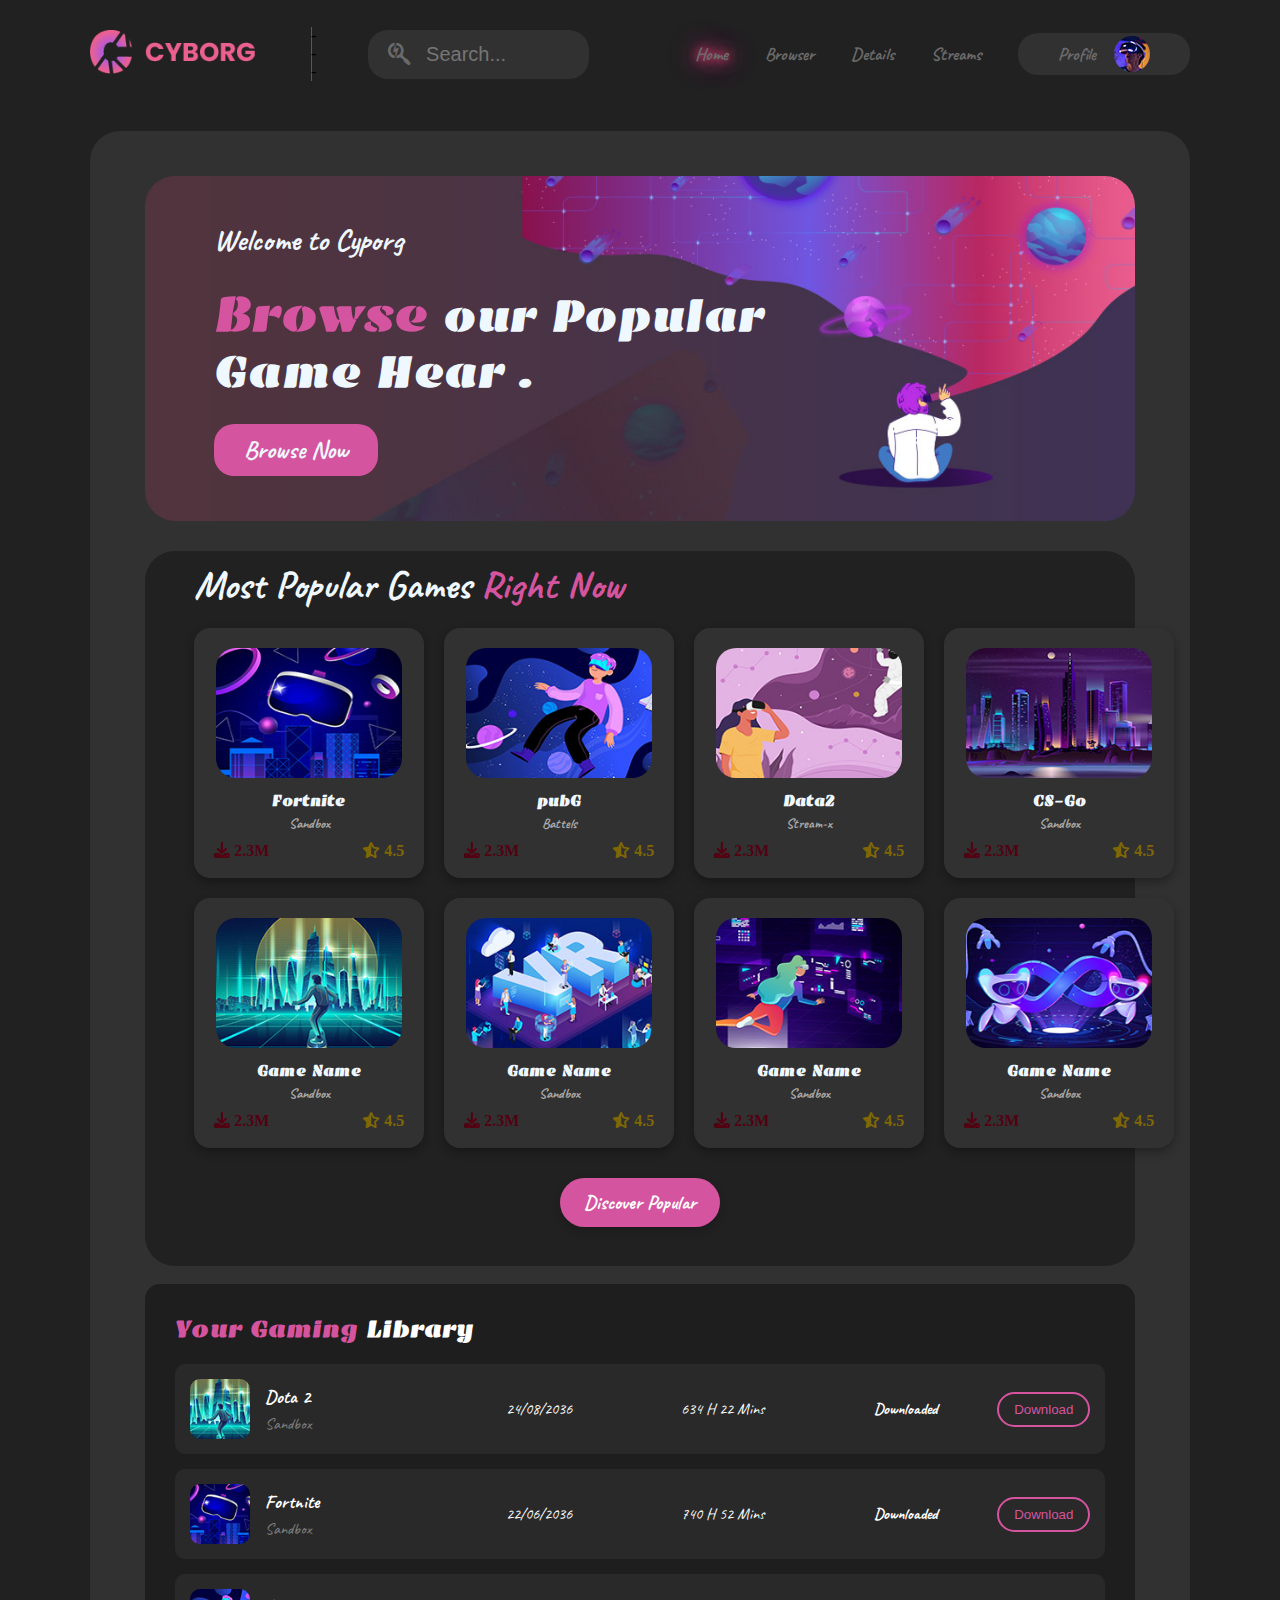
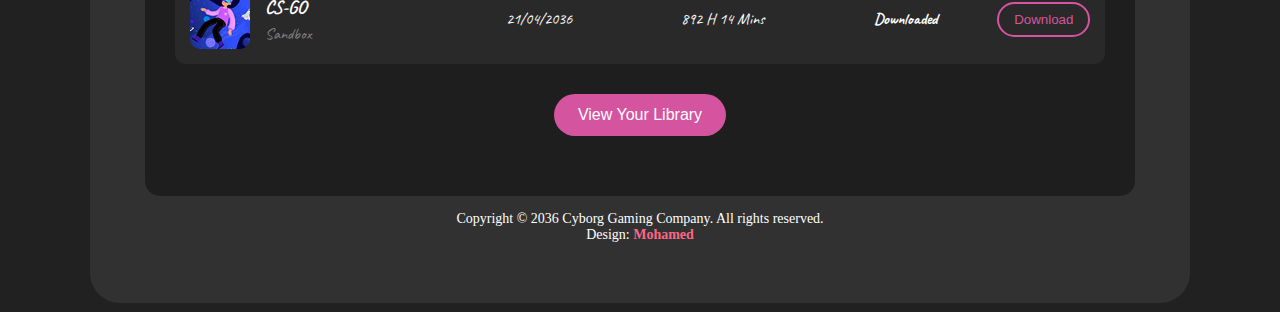
<file: index.html>
<!DOCTYPE html>

<html>

<head>
    <meta charset="utf-8">
    <meta name="viewport" content="width=device-width, initial-scale=1">
    <title>Project</title>
    <!--google fonts link!-->
    <link rel="preconnect" href="https://fonts.googleapis.com">
    <link rel="preconnect" href="https://fonts.gstatic.com" crossorigin>
    <link href="https://fonts.googleapis.com/css2?family=Caveat:wght@400..700&family=Emblema+One&display=swap"
        rel="stylesheet">
    <!--Css link!-->
    <link rel="stylesheet" href="https://cdnjs.cloudflare.com/ajax/libs/font-awesome/6.7.2/css/all.min.css"
        integrity="sha512-Evv84Mr4kqVGRNSgIGL/F/aIDqQb7xQ2vcrdIwxfjThSH8CSR7PBEakCr51Ck+w+/U6swU2Im1vVX0SVk9ABhg=="
        crossorigin="anonymous" referrerpolicy="no-referrer" />
    <link rel="stylesheet" href="./Asses/CSS/Style.css">
    <meta name="viewport" content="width=device-width, initial-scale=1.0">

</head>

<body>
    <section class="Maincontainer">
        <div class="header">
            <div class="logo">
                <img src="./Asses/images/logo.png">
            </div>
            <div class="hline">---</div>
            <div class="search">
                <i class="fa-brands fa-searchengin"></i>
                <input type="text" placeholder=" Search... ">
            </div>
            <ul>
                <li><a href="./index.html" class="active">Home</a></li>
                <li><a href="./Asses/Html/Browser.html">Browser</a></li>
                <li><a href="./Asses/Html/Details.html">Details</a></li>
                <li><a href="./Asses/Html/streams.html">streams</a></li>
                <li class="profile">
                    <a href="./Asses/Html/profile.html">profile</a>
                    <img src="./Asses/images/profile-header.jpg">
                </li>

            </ul>
        </div>
        <div class="content">
            <div class="banner">
                <h3>
                    Welcome to Cyporg
                </h3>
                <h1>
                    <span>Browse</span> our Popular <br> Game Hear .
                </h1>
                <button>Browse Now</button>
            </div>

            <div class="smallbanner">
                <h3>Most Popular Games <span>Right Now </span> </h3>
                <br>
                <div class="cardcontainer">
                    <div class="card">
                        <img src="./Asses//images/popular-01.jpg" alt="">
                        <h3 class="game-title">Fortnite</h3>
                        <p class="game-category">Sandbox</p>
                        <div class="game-info">
                            <span class="downloads"><i class="fa-solid fa-download"></i> 2.3M</span>
                            <span class="rating"> <i class="fa-solid fa-star-half-stroke"></i> 4.5 </span>
                        </div>
                    </div>
                    <div class="card">
                        <img src="./Asses/images/popular-02.jpg" alt="">
                        <h3 class="game-title"> pubG</h3>
                        <p class="game-category">Battels</p>
                        <div class="game-info">
                            <span class="downloads"><i class="fa-solid fa-download"></i> 2.3M</span>
                            <span class="rating"> <i class="fa-solid fa-star-half-stroke"></i> 4.5 </span>
                        </div>
                    </div>
                    <div class="card">
                        <img src="./Asses/images/popular-03.jpg" alt="">
                        <h3 class="game-title"> Data2 </h3>
                        <p class="game-category">Stream-x</p>
                        <div class="game-info">
                            <span class="downloads"><i class="fa-solid fa-download"></i> 2.3M</span>
                            <span class="rating"> <i class="fa-solid fa-star-half-stroke"></i> 4.5 </span>
                        </div>
                    </div>
                    <div class="card">
                        <img src="./Asses/images/popular-04.jpg" alt="">
                        <h3 class="game-title">CS-Go</h3>
                        <p class="game-category">Sandbox</p>
                        <div class="game-info">
                            <span class="downloads"><i class="fa-solid fa-download"></i> 2.3M</span>
                            <span class="rating"> <i class="fa-solid fa-star-half-stroke"></i> 4.5 </span>
                        </div>
                    </div>
                    <div class="card">
                        <img src="./Asses/images/popular-05.jpg" alt="">
                        <h3 class="game-title">Game Name</h3>
                        <p class="game-category">Sandbox</p>
                        <div class="game-info">
                            <span class="downloads"><i class="fa-solid fa-download"></i> 2.3M</span>
                            <span class="rating"> <i class="fa-solid fa-star-half-stroke"></i> 4.5 </span>
                        </div>
                    </div>
                    <div class="card">
                        <img src="./Asses/images/popular-06.jpg" alt="">
                        <h3 class="game-title">Game Name</h3>
                        <p class="game-category">Sandbox</p>
                        <div class="game-info">
                            <span class="downloads"><i class="fa-solid fa-download"></i> 2.3M</span>
                            <span class="rating"> <i class="fa-solid fa-star-half-stroke"></i> 4.5 </span>
                        </div>
                    </div>
                    <div class="card">
                        <img src="./Asses/images/popular-07.jpg" alt="">
                        <h3 class="game-title">Game Name</h3>
                        <p class="game-category">Sandbox</p>
                        <div class="game-info">
                            <span class="downloads"><i class="fa-solid fa-download"></i> 2.3M</span>
                            <span class="rating"> <i class="fa-solid fa-star-half-stroke"></i> 4.5 </span>
                        </div>
                    </div>
                    <div class="card">
                        <img src="./Asses/images/popular-08.jpg" alt="">
                        <h3 class="game-title">Game Name</h3>
                        <p class="game-category">Sandbox</p>
                        <div class="game-info">
                            <span class="downloads"><i class="fa-solid fa-download"></i> 2.3M</span>
                            <span class="rating"> <i class="fa-solid fa-star-half-stroke"></i> 4.5 </span>
                        </div>
                    </div>


                </div>
                <button class="discoverbtn">Discover Popular</button>

            </div>

            <br>

            <div class="library-container">
                <h2 class="library-title"><span>Your Gaming</span> Library</h2>
                <div class="game-list">
                    <div class="game-item">
                        <img src="./Asses/images/game-01.jpg" alt="Dota 2">
                        <div class="game-info">
                            <h3>Dota 2</h3>
                            <p>Sandbox</p>
                        </div>
                        <p class="date">24/08/2036</p>
                        <p class="hours">634 H 22 Mins</p>
                        <p class="status"><strong>Downloaded</strong></p>
                        <button class="download-btn disabled">Download</button>
                    </div>
            
                    <div class="game-item">
                        <img src="./Asses/images/game-02.jpg" alt="Fortnite">
                        <div class="game-info">
                            <h3>Fortnite</h3>
                            <p>Sandbox</p>
                        </div>
                        <p class="date">22/06/2036</p>
                        <p class="hours">740 H 52 Mins</p>
                        <p class="status"><strong>Downloaded</strong></p>
                        <button class="download-btn  ">Download</button>
                    </div>
            
                    <div class="game-item">
                        <img src="./Asses/images/game-03.jpg" alt="CS-GO">
                        <div class="game-info">
                            <h3>CS-GO</h3>
                            <p>Sandbox</p>
                        </div>
                        <p class="date">21/04/2036</p>
                        <p class="hours">892 H 14 Mins</p>
                        <p class="status"><strong>Downloaded</strong></p>
                        <button class="download-btn disabled">Download</button>
                    </div>
                </div>
            
                <button class="view-library">View Your Library</button>
            </div>

            <footer class="footer">
                <p>Copyright © 2036 Cyborg Gaming Company. All rights reserved.</p>
                <p>Design: <span>Mohamed</span></p>
            </footer>
        </div>

          

        
    </section>



</body>

</html>
</file>
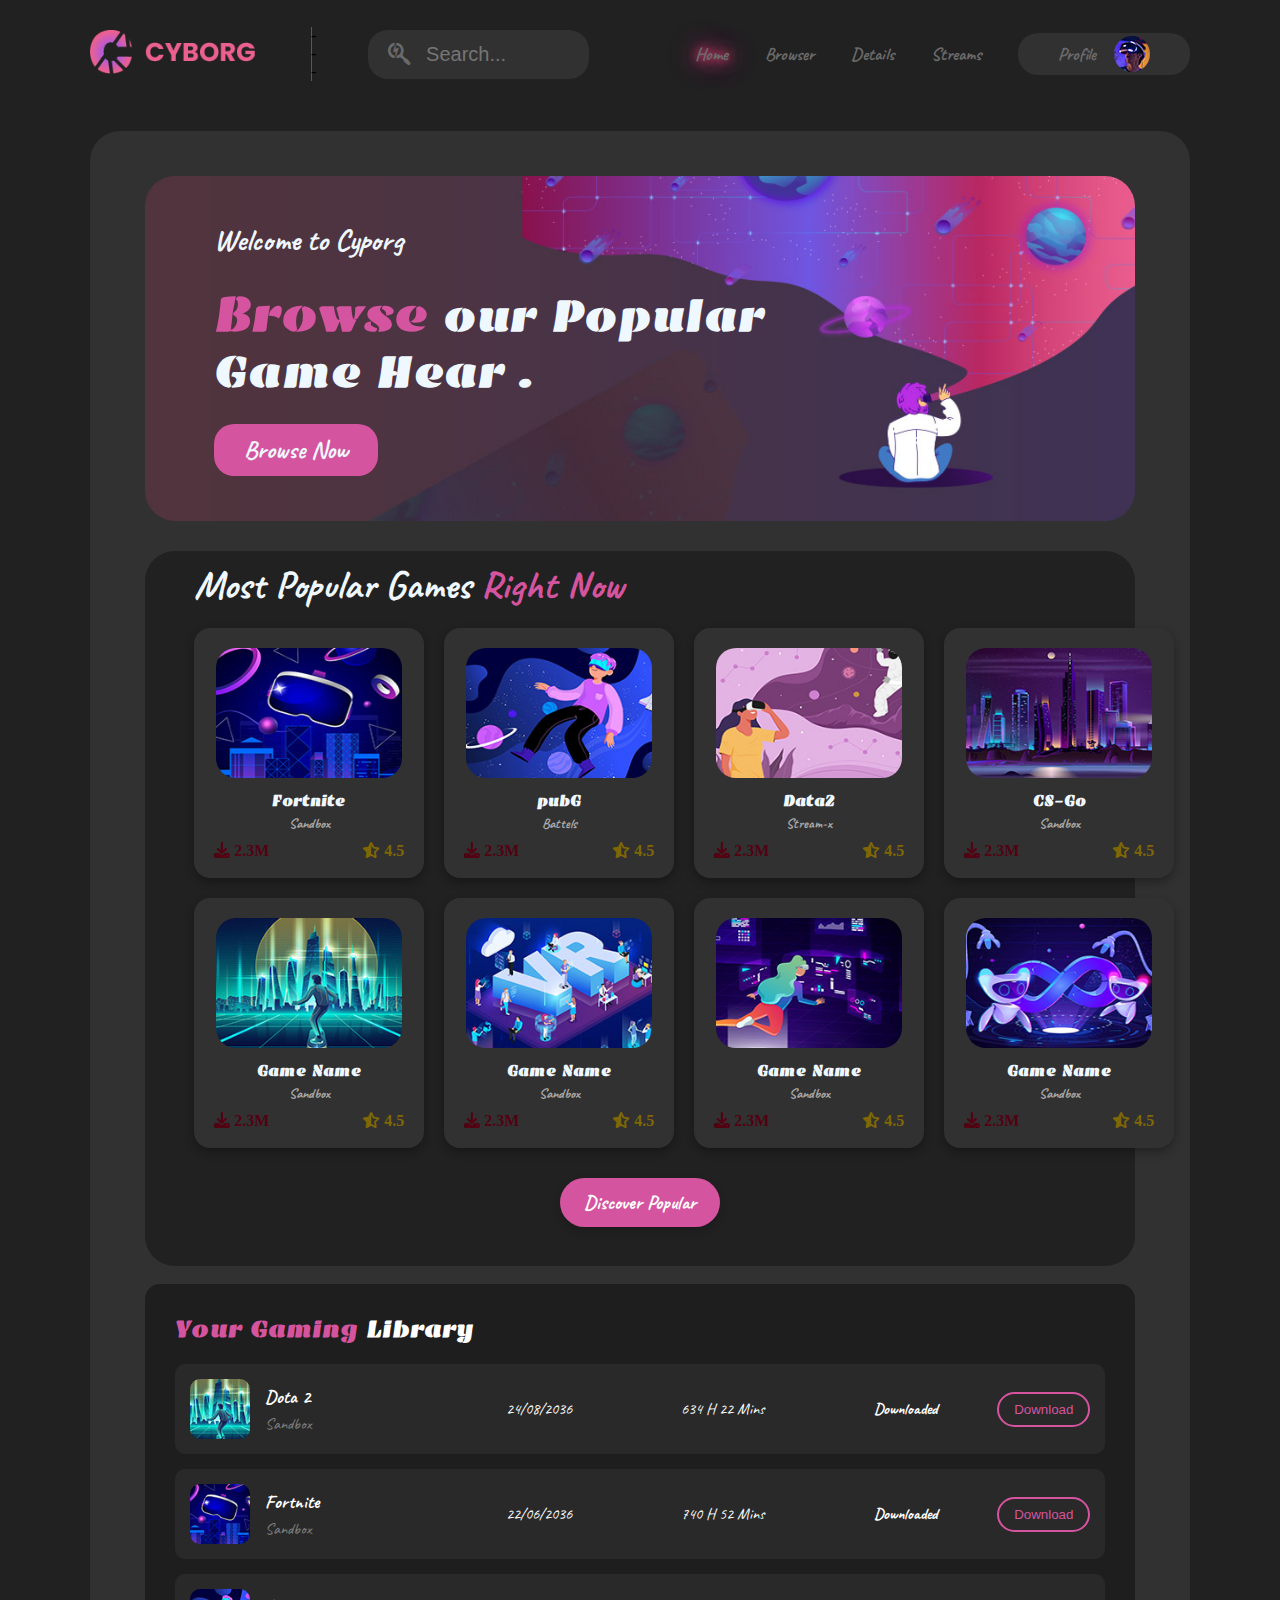
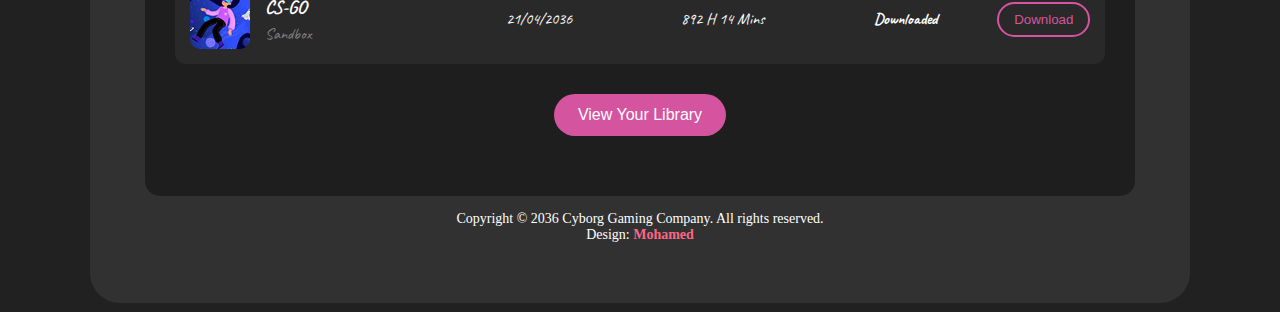
<file: Game/index.html>
<!DOCTYPE html>

<html>

<head>
    <meta charset="utf-8">
    <meta name="viewport" content="width=device-width, initial-scale=1">
    <title>Project</title>
    <!--google fonts link!-->
    <link rel="preconnect" href="https://fonts.googleapis.com">
    <link rel="preconnect" href="https://fonts.gstatic.com" crossorigin>
    <link href="https://fonts.googleapis.com/css2?family=Caveat:wght@400..700&family=Emblema+One&display=swap"
        rel="stylesheet">
    <!--Css link!-->
    <link rel="stylesheet" href="https://cdnjs.cloudflare.com/ajax/libs/font-awesome/6.7.2/css/all.min.css"
        integrity="sha512-Evv84Mr4kqVGRNSgIGL/F/aIDqQb7xQ2vcrdIwxfjThSH8CSR7PBEakCr51Ck+w+/U6swU2Im1vVX0SVk9ABhg=="
        crossorigin="anonymous" referrerpolicy="no-referrer" />
    <link rel="stylesheet" href="./Asses/CSS/Style.css">
    <meta name="viewport" content="width=device-width, initial-scale=1.0">

</head>

<body>
    <section class="Maincontainer">
        <div class="header">
            <div class="logo">
                <img src="./Asses/images/logo.png">
            </div>
            <div class="hline">---</div>
            <div class="search">
                <i class="fa-brands fa-searchengin"></i>
                <input type="text" placeholder=" Search... ">
            </div>
            <ul>
                <li><a href="../Game/index.html" class="active">Home</a></li>
                <li><a href="./Asses/Html/Browser.html">Browser</a></li>
                <li><a href="./Asses/Html/Details.html">Details</a></li>
                <li><a href="./Asses/Html/streams.html">streams</a></li>
                <li class="profile">
                    <a href="./Asses/Html/profile.html">profile</a>
                    <img src="./Asses/images/profile-header.jpg">
                </li>

            </ul>
        </div>
        <div class="content">
            <div class="banner">
                <h3>
                    Welcome to Cyporg
                </h3>
                <h1>
                    <span>Browse</span> our Popular <br> Game Hear .
                </h1>
                <button>Browse Now</button>
            </div>

            <div class="smallbanner">
                <h3>Most Popular Games <span>Right Now </span> </h3>
                <br>
                <div class="cardcontainer">
                    <div class="card">
                        <img src="./Asses//images/popular-01.jpg" alt="">
                        <h3 class="game-title">Fortnite</h3>
                        <p class="game-category">Sandbox</p>
                        <div class="game-info">
                            <span class="downloads"><i class="fa-solid fa-download"></i> 2.3M</span>
                            <span class="rating"> <i class="fa-solid fa-star-half-stroke"></i> 4.5 </span>
                        </div>
                    </div>
                    <div class="card">
                        <img src="./Asses/images/popular-02.jpg" alt="">
                        <h3 class="game-title"> pubG</h3>
                        <p class="game-category">Battels</p>
                        <div class="game-info">
                            <span class="downloads"><i class="fa-solid fa-download"></i> 2.3M</span>
                            <span class="rating"> <i class="fa-solid fa-star-half-stroke"></i> 4.5 </span>
                        </div>
                    </div>
                    <div class="card">
                        <img src="./Asses/images/popular-03.jpg" alt="">
                        <h3 class="game-title"> Data2 </h3>
                        <p class="game-category">Stream-x</p>
                        <div class="game-info">
                            <span class="downloads"><i class="fa-solid fa-download"></i> 2.3M</span>
                            <span class="rating"> <i class="fa-solid fa-star-half-stroke"></i> 4.5 </span>
                        </div>
                    </div>
                    <div class="card">
                        <img src="./Asses/images/popular-04.jpg" alt="">
                        <h3 class="game-title">CS-Go</h3>
                        <p class="game-category">Sandbox</p>
                        <div class="game-info">
                            <span class="downloads"><i class="fa-solid fa-download"></i> 2.3M</span>
                            <span class="rating"> <i class="fa-solid fa-star-half-stroke"></i> 4.5 </span>
                        </div>
                    </div>
                    <div class="card">
                        <img src="./Asses/images/popular-05.jpg" alt="">
                        <h3 class="game-title">Game Name</h3>
                        <p class="game-category">Sandbox</p>
                        <div class="game-info">
                            <span class="downloads"><i class="fa-solid fa-download"></i> 2.3M</span>
                            <span class="rating"> <i class="fa-solid fa-star-half-stroke"></i> 4.5 </span>
                        </div>
                    </div>
                    <div class="card">
                        <img src="./Asses/images/popular-06.jpg" alt="">
                        <h3 class="game-title">Game Name</h3>
                        <p class="game-category">Sandbox</p>
                        <div class="game-info">
                            <span class="downloads"><i class="fa-solid fa-download"></i> 2.3M</span>
                            <span class="rating"> <i class="fa-solid fa-star-half-stroke"></i> 4.5 </span>
                        </div>
                    </div>
                    <div class="card">
                        <img src="./Asses/images/popular-07.jpg" alt="">
                        <h3 class="game-title">Game Name</h3>
                        <p class="game-category">Sandbox</p>
                        <div class="game-info">
                            <span class="downloads"><i class="fa-solid fa-download"></i> 2.3M</span>
                            <span class="rating"> <i class="fa-solid fa-star-half-stroke"></i> 4.5 </span>
                        </div>
                    </div>
                    <div class="card">
                        <img src="./Asses/images/popular-08.jpg" alt="">
                        <h3 class="game-title">Game Name</h3>
                        <p class="game-category">Sandbox</p>
                        <div class="game-info">
                            <span class="downloads"><i class="fa-solid fa-download"></i> 2.3M</span>
                            <span class="rating"> <i class="fa-solid fa-star-half-stroke"></i> 4.5 </span>
                        </div>
                    </div>


                </div>
                <button class="discoverbtn">Discover Popular</button>

            </div>

            <br>

            <div class="library-container">
                <h2 class="library-title"><span>Your Gaming</span> Library</h2>
                <div class="game-list">
                    <div class="game-item">
                        <img src="./Asses/images/game-01.jpg" alt="Dota 2">
                        <div class="game-info">
                            <h3>Dota 2</h3>
                            <p>Sandbox</p>
                        </div>
                        <p class="date">24/08/2036</p>
                        <p class="hours">634 H 22 Mins</p>
                        <p class="status"><strong>Downloaded</strong></p>
                        <button class="download-btn disabled">Download</button>
                    </div>
            
                    <div class="game-item">
                        <img src="./Asses/images/game-02.jpg" alt="Fortnite">
                        <div class="game-info">
                            <h3>Fortnite</h3>
                            <p>Sandbox</p>
                        </div>
                        <p class="date">22/06/2036</p>
                        <p class="hours">740 H 52 Mins</p>
                        <p class="status"><strong>Downloaded</strong></p>
                        <button class="download-btn  ">Download</button>
                    </div>
            
                    <div class="game-item">
                        <img src="./Asses/images/game-03.jpg" alt="CS-GO">
                        <div class="game-info">
                            <h3>CS-GO</h3>
                            <p>Sandbox</p>
                        </div>
                        <p class="date">21/04/2036</p>
                        <p class="hours">892 H 14 Mins</p>
                        <p class="status"><strong>Downloaded</strong></p>
                        <button class="download-btn disabled">Download</button>
                    </div>
                </div>
            
                <button class="view-library">View Your Library</button>
            </div>

            <footer class="footer">
                <p>Copyright © 2036 Cyborg Gaming Company. All rights reserved.</p>
                <p>Design: <span>Mohamed</span></p>
            </footer>
        </div>

          

        
    </section>



</body>

</html>
</file>
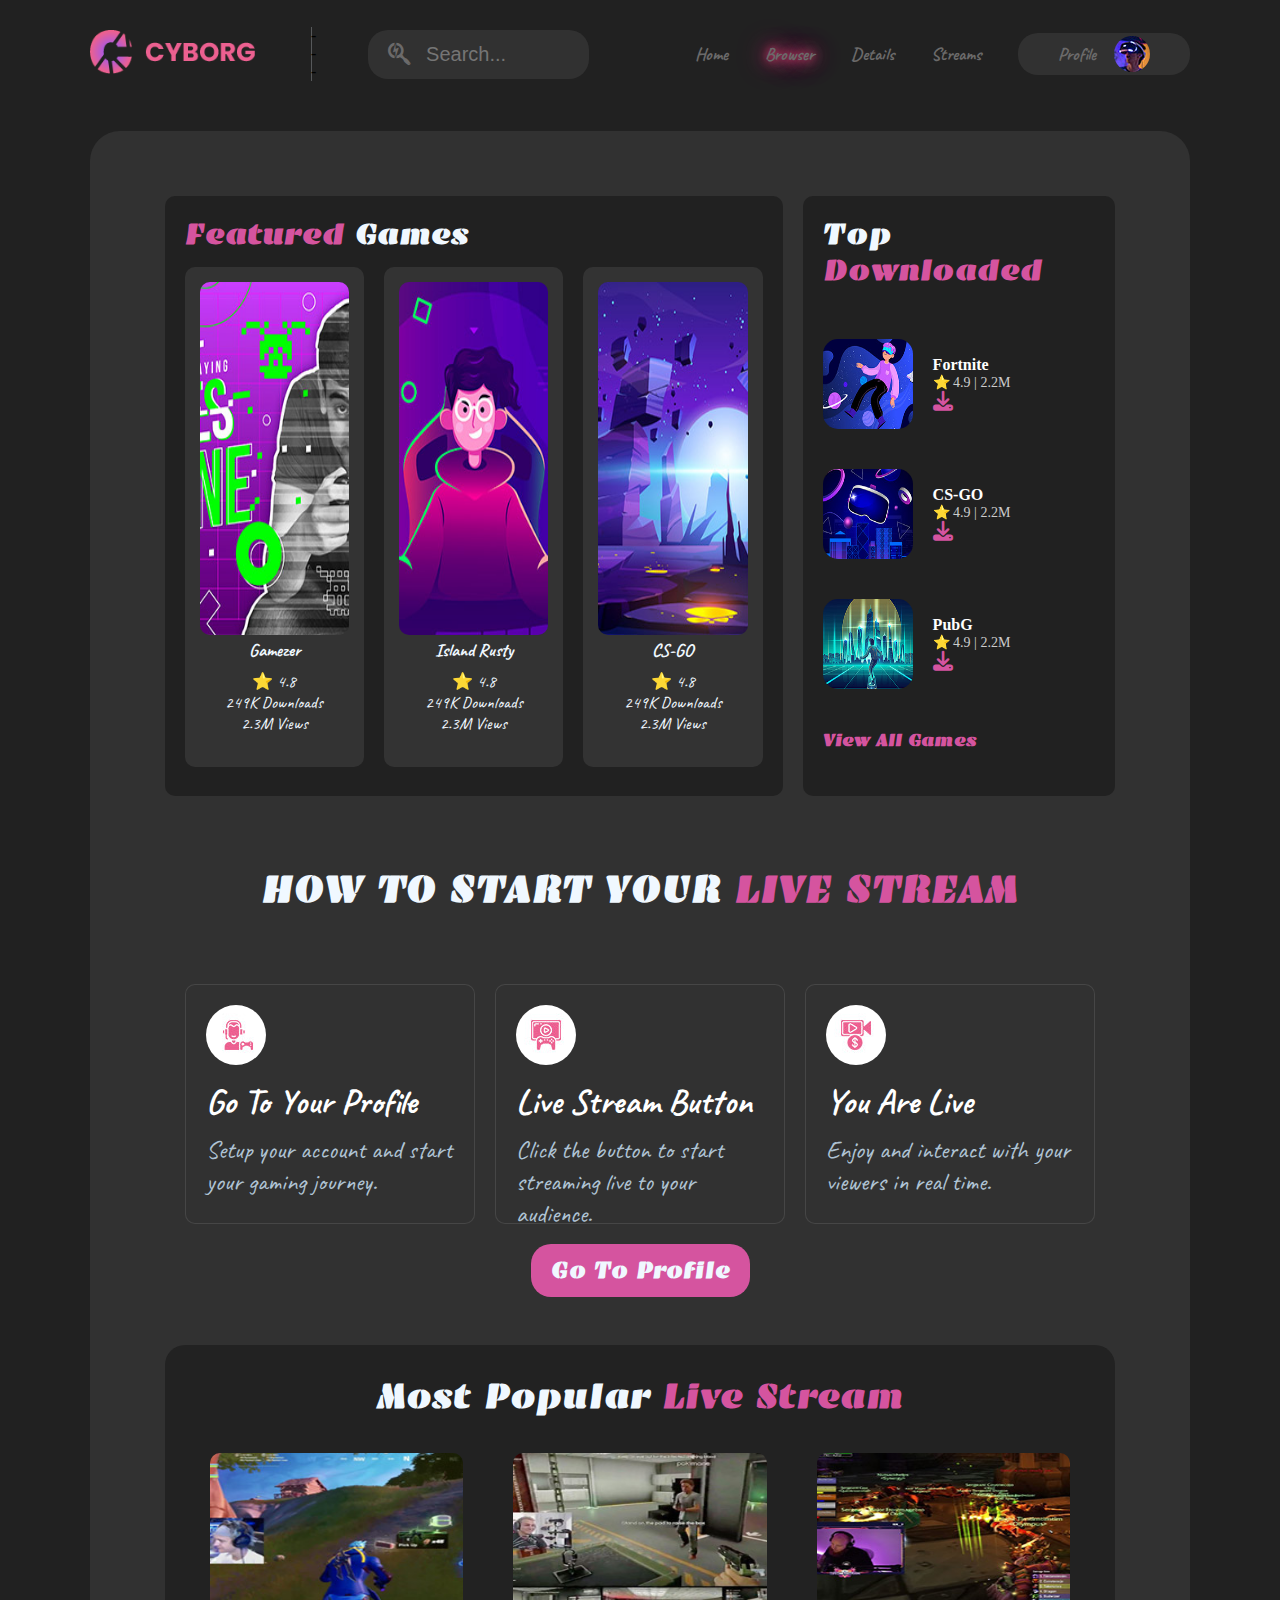
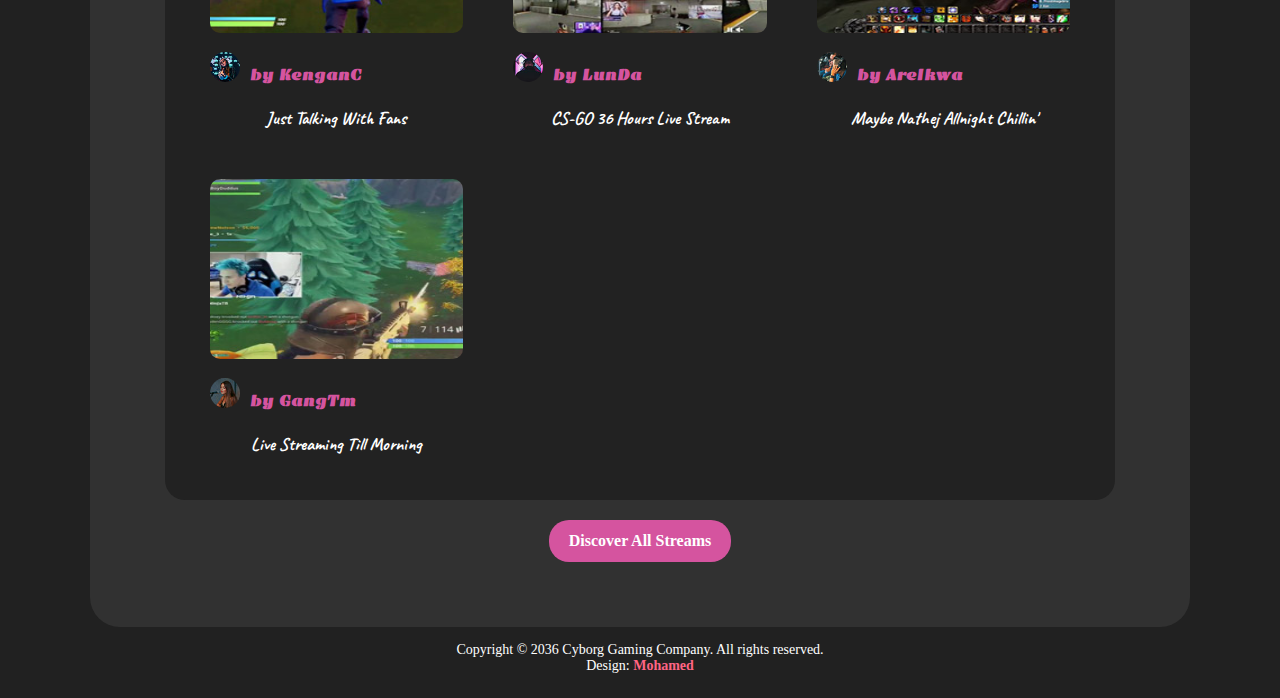
<file: Asses/Html/Browser.html>
<!DOCTYPE html>

<html>

<head>
    <meta charset="utf-8">
    <meta name="viewport" content="width=device-width, initial-scale=1">
    <title>Project</title>
    <!--google fonts link!-->
    <link rel="preconnect" href="https://fonts.googleapis.com">
    <link rel="preconnect" href="https://fonts.gstatic.com" crossorigin>
    <link href="https://fonts.googleapis.com/css2?family=Caveat:wght@400..700&family=Emblema+One&display=swap"
        rel="stylesheet">
    <!--Css link!-->
    <link rel="stylesheet" href="https://cdnjs.cloudflare.com/ajax/libs/font-awesome/6.7.2/css/all.min.css"
        integrity="sha512-Evv84Mr4kqVGRNSgIGL/F/aIDqQb7xQ2vcrdIwxfjThSH8CSR7PBEakCr51Ck+w+/U6swU2Im1vVX0SVk9ABhg=="
        crossorigin="anonymous" referrerpolicy="no-referrer" />
    <link rel="stylesheet" href="../CSS/Browse.css">
</head>


<body>
    <section class="Maincontainer">
        <div class="header">
            <div class="logo">
                <img src="../images/logo.png">
            </div>
            <div class="hline">---</div>
            <div class="search">
                <i class="fa-brands fa-searchengin"></i>
                <input type="text" placeholder=" Search... ">
            </div>
            <ul>
                <li><a href="../../index.html">Home</a></li>
                <li><a href="../Html/Browser.html" class="active">Browser</a></li>
                <li><a href="../Html/Details.html">Details</a></li>
                <li><a href="../Html/streams.html">streams</a></li>
                <li class="profile">
                    <a href="../Html/profile.html">profile</a>
                    <img src="../images/profile-header.jpg">
                </li>
            </ul>
        </div>

        <div class="content">
            <main class="browse-page">
                <div class="top">
                    <!-- قسم الألعاب المميزة -->
                    <section class="featured-games">
                        <h2><span>Featured</span> Games</h2>
                        <div class="games-container">
                            <div class="game-card">
                                <img src="../images/featured-01.jpg" alt="Gamezer">
                                <h3>Gamezer</h3>
                                <p>⭐ 4.8 <br> 249K Downloads <br> 2.3M Views</p>
                            </div>
                            <div class="game-card">
                                <img src="../images/featured-02.jpg" alt="Island Rusty">
                                <h3>Island Rusty</h3>
                                <p>⭐ 4.8 <br> 249K Downloads <br> 2.3M Views</p>
                            </div>
                            <div class="game-card">
                                <img src="../images/featured-03.jpg" alt="CS-GO">
                                <h3>CS-GO</h3>
                                <p>⭐ 4.8 <br> 249K Downloads <br> 2.3M Views</p>
                            </div>
                        </div>
                    </section>

                    <div class="top-downloaded">
                        <h2>Top <span>Downloaded</span></h2>
                        <br>
                        <br>

                        <div class="game-item">
                            <img src="../images/popular-02.jpg" alt="Fortnite">
                            <div class="game-info">
                                <h4>Fortnite</h4>
                                <p>⭐ 4.9 | 2.2M </p>
                                <i class="fa-solid fa-download"></i>
                            </div>
                        </div>

                        <div class="game-item">
                            <img src="../images/popular-01.jpg" alt="CS-GO">
                            <div class="game-info">
                                <h4>CS-GO</h4>
                                <p>⭐ 4.9 | 2.2M </p>
                                <i class="fa-solid fa-download"></i>
                            </div>
                        </div>

                        <div class="game-item">
                            <img src="../images/popular-05.jpg" alt="PubG">
                            <div class="game-info">
                                <h4>PubG</h4>
                                <p>⭐ 4.9 | 2.2M </p>
                                <i class="fa-solid fa-download"></i>
                            </div>
                        </div>

                        <a href="/index.html" class="view-all">View All Games</a>
                    </div>

                </div>

                <br>

                <section class="how-to-stream">
                    <h2>How To Start Your <span>Live Stream</span></h2>
                    <br>
                    <br>

                    <div class="stream-steps">

                        <div class="step">
                            <img src="../images/service-01.jpg" alt="Step 1">
                            <h3>Go To Your Profile</h3>
                            <p>Setup your account and start your gaming journey.</p>
                        </div>
                        <div class="step">
                            <img src="../images/service-02.jpg" alt="Step 2">
                            <h3>Live Stream Button</h3>
                            <p>Click the button to start streaming live to your audience.</p>
                        </div>
                        <div class="step">
                            <img src="../images/service-03.jpg" alt="Step 3">
                            <h3>You Are Live</h3>
                            <p>Enjoy and interact with your viewers in real time.</p>
                        </div>
                    </div>
                    <a href="../Html/profile.html" class="profile-btn">Go To Profile</a>
                </section>

                <br>

                <section class="popular-streams">
                    <h2>Most Popular <span>Live Stream</span></h2>
                    <div class="streams-grid">
                        <div class="stream-card">
                            <img src="../images/stream-01.jpg" alt="Just Talking">
                            <div class="stream-info">
                                <img src="../images/avatar-01.jpg" alt="Avatar">
                                <p>by KenganC</p>
                            </div>
                            <h3>Just Talking With Fans</h3>
                        </div>
                        <div class="stream-card">
                            <img src="../images/stream-02.jpg" alt="CS-GO 36 Hours">
                            <div class="stream-info">
                                <img src="../images/avatar-02.jpg" alt="Avatar">
                                <p>by LunDa</p>
                            </div>
                            <h3>CS-GO 36 Hours Live Stream</h3>

                        </div>
                        <div class="stream-card">
                            <img src="../images/stream-03.jpg" alt="Maybe Chill">
                            <div class="stream-info">
                                <img src="../images/avatar-03.jpg">
                                <p>by Arelkwa</p>

                            </div>
                            <h3>Maybe Nathej Allnight Chillin'</h3>
                        </div>
                        <div class="stream-card">
                            <img src="../images/stream-04.jpg" alt="Live Till Morning">
                            <div class="stream-info">
                                <img src="../images/avatar-04.jpg">
                                <p>by GangTm</p>

                            </div>
                            <h3>Live Streaming Till Morning</h3>
                        </div>
                    </div>

                </section>
                <a href="../Html/streams.html" class="discover-btn">Discover All Streams</a>
            </main>
        </div>
        <footer class="footer">
            <p>Copyright © 2036 Cyborg Gaming Company. All rights reserved.</p>
            <p>Design: <span>Mohamed</span></p>
        </footer>
    </section>
   
</body>

</html>
</file>
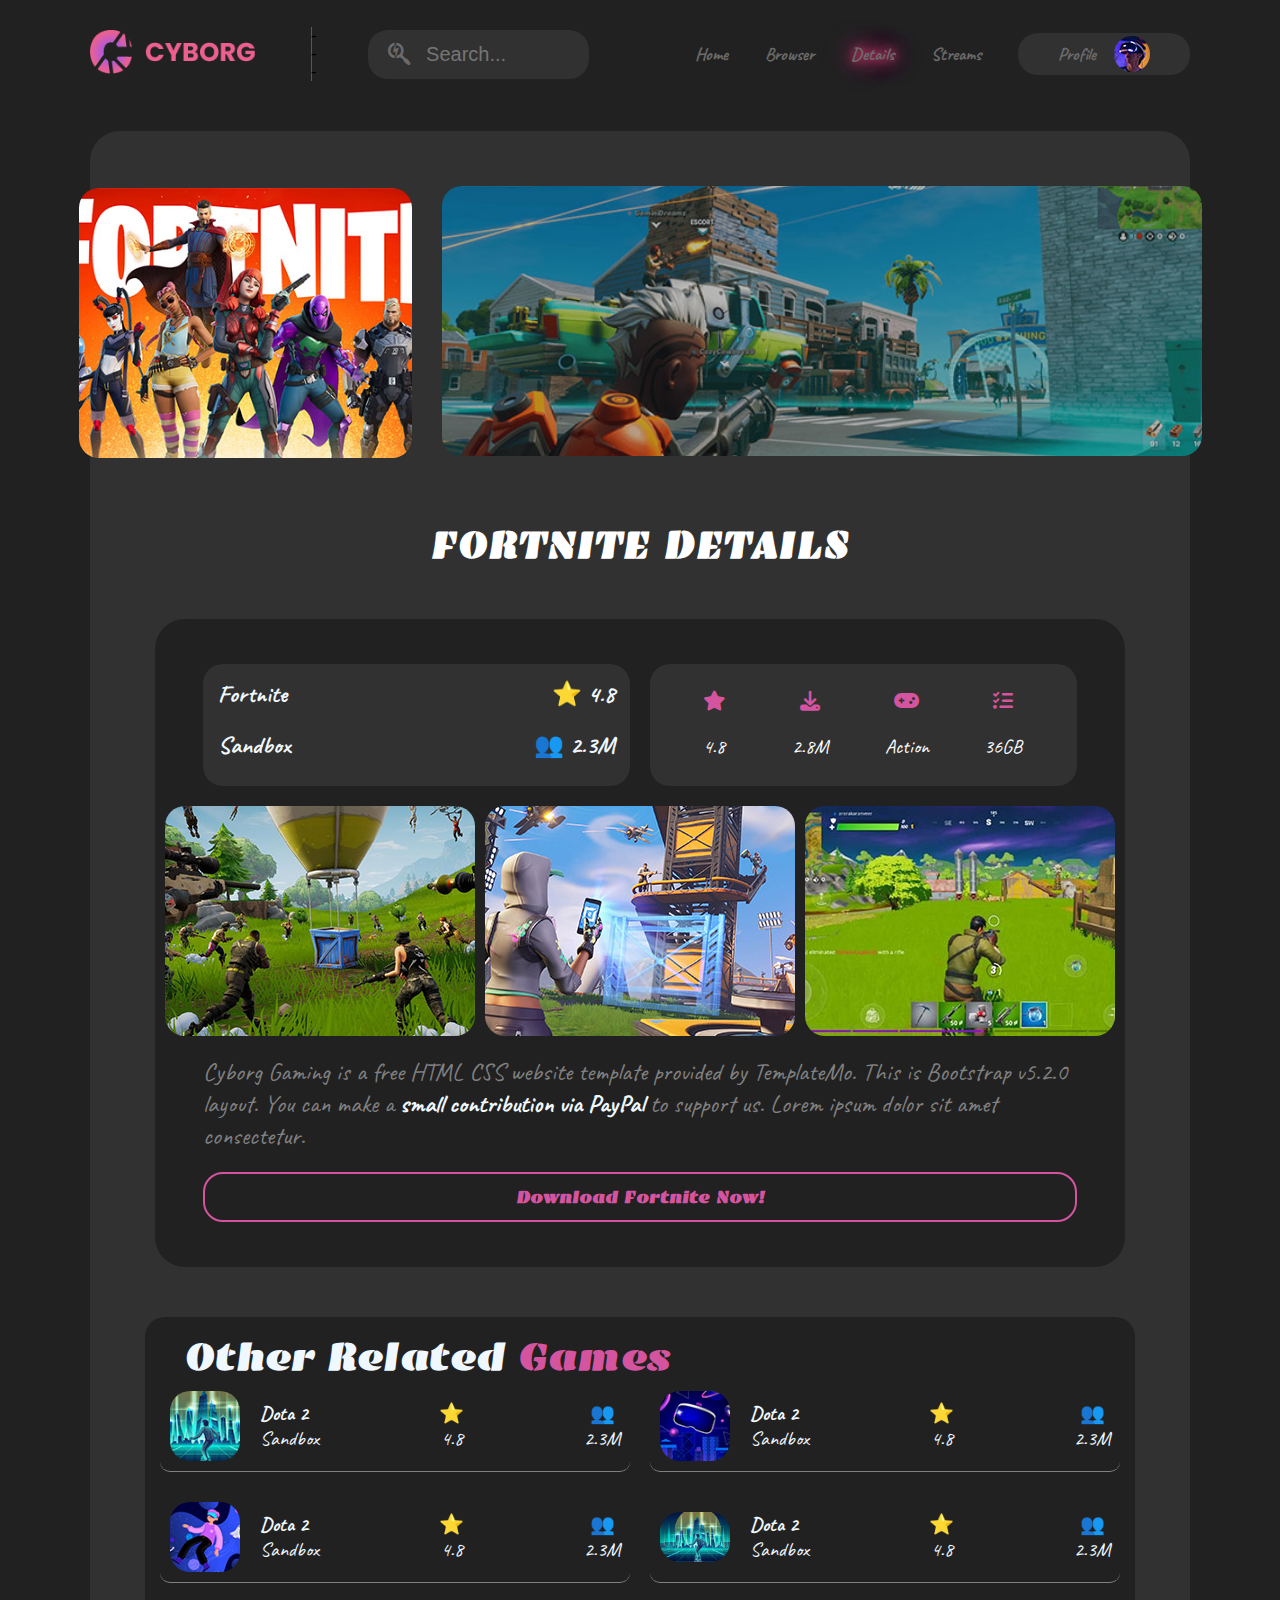
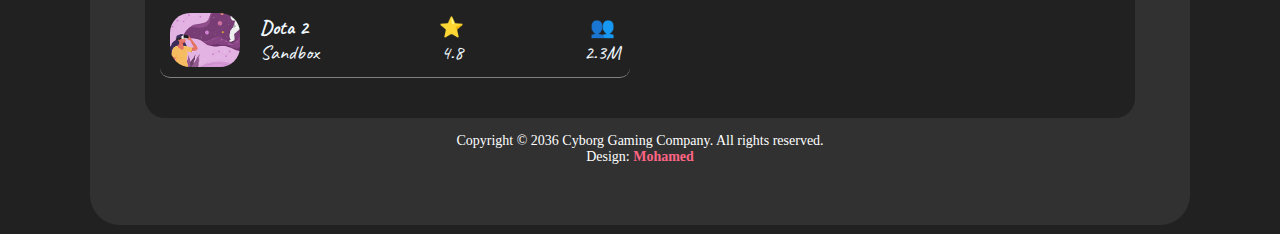
<file: Asses/Html/Details.html>
<!DOCTYPE html>

<html>

<head>
    <meta charset="utf-8">
    <meta name="viewport" content="width=device-width, initial-scale=1">
    <title>Project</title>
    <!--google fonts link!-->
    <link rel="preconnect" href="https://fonts.googleapis.com">
    <link rel="preconnect" href="https://fonts.gstatic.com" crossorigin>
    <link href="https://fonts.googleapis.com/css2?family=Caveat:wght@400..700&family=Emblema+One&display=swap"
        rel="stylesheet">
    <!--Css link!-->
    <link rel="stylesheet" href="https://cdnjs.cloudflare.com/ajax/libs/font-awesome/6.7.2/css/all.min.css"
        integrity="sha512-Evv84Mr4kqVGRNSgIGL/F/aIDqQb7xQ2vcrdIwxfjThSH8CSR7PBEakCr51Ck+w+/U6swU2Im1vVX0SVk9ABhg=="
        crossorigin="anonymous" referrerpolicy="no-referrer" />
    <link rel="stylesheet" href="../CSS/Details.css">
</head>

<body>
    <html class="Maincontainer">
    <div class="header">
        <div class="logo">
            <img src="../images/logo.png">
        </div>
        <div class="hline">---</div>
        <div class="search">
            <i class="fa-brands fa-searchengin"></i>
            <input type="text" placeholder=" Search... ">
        </div>
        <ul>
            <li><a href="../../index.html">Home</a></li>
            <li><a href="../Html/Browser.html">Browser</a></li>
            <li><a href="../Html/Details.html" class="active">Details</a></li>
            <li><a href="../Html/streams.html">streams</a></li>
            <li class="profile">
                <a href="../Html/profile.html">profile</a>
                <img src="../images/profile-header.jpg">
            </li>
        </ul>
    </div>

    <div class="container">
        <div class="game-details">
            <div class="game-header">
                <img src="../images/feature-left.jpg" alt="Fortnite Cover">
                <div class="img2">

                    <img src="../images/feature-right.jpg">
                </div>
            </div>

            <h2>FORTNITE DETAILS</h2>

            <div class="game-full">
                <div class="game-info">
                    <div class="info-card">
                        <h3>Fortnite</h3> <h4>⭐ 4.8</h4>

                        <h3>Sandbox</h3> <h4>👥 2.3M</h4>
        
                    </div>
                    <div class="info-card">
                        <table>
                            <tr>
                              <th><i class="fa-solid fa-star"></i></th>
                              <th><i class="fa-solid fa-download"></i></th>
                              <th><i class="fa-solid fa-gamepad"></i></th>
                              <th><i class="fa-solid fa-list-check"></i></th>
                            </tr>
                            <tr>
                              <td>4.8</td>
                              <td>2.8M</td>
                              <td>Action</td>
                              <td>36GB</td>
                            </tr>
                          </table>
                    </div>
                </div>

                <div class="game-gallery">
                    <img src="../images/details-01.jpg" alt="Fortnite Gameplay">
                    <img src="../images/details-02.jpg" alt="Fortnite Gameplay">
                    <img src="../images/details-03.jpg" alt="Fortnite Gameplay">
                </div>

                <p class="game-description">
                    Cyborg Gaming is a free HTML CSS website template provided by TemplateMo.
                    This is Bootstrap v5.2.0 layout. You can make a
                    <a href="#">small contribution via PayPal</a> to support us.
                    Lorem ipsum dolor sit amet consectetur.
                </p>

                <a href="#" class="download-btn">Download Fortnite Now!</a>
            </div>
        </div>

        <div class="related-games">
            <h2>Other Related <span>Games</span></h2>
            <div class="related-list">
                <div class="related-card">
                    <img src="../images/game-01.jpg" alt="Dota 2">
                    <div>
                        <h3>Dota 2</h3>
                        <p>Sandbox</p>
                    </div>
                    <span>⭐ 4.8</span>
                    <span>👥 2.3M</span>
                </div>
                <div class="related-card">
                    <img src="../images/game-02.jpg" alt="Dota 2">
                    <div>
                        <h3>Dota 2</h3>
                        <p>Sandbox</p>
                    </div>
                    <span>⭐ 4.8</span>
                    <span>👥 2.3M</span>
                </div>
                <div class="related-card">
                    <img src="../images/game-03.jpg" alt="Dota 2">
                    <div>
                        <h3>Dota 2</h3>
                        <p>Sandbox</p>
                    </div>
                    <span>⭐ 4.8</span>
                    <span>👥 2.3M</span>
                </div>
                  <div class="related-card">
                    <img src="../images/popular-05.jpg" alt="Dota 2">
                    <div>
                        <h3>Dota 2</h3>
                        <p>Sandbox</p>
                    </div>
                    <span>⭐ 4.8</span>
                    <span>👥 2.3M</span>
                </div>
                <div class="related-card">
                    <img src="../images/popular-03.jpg" alt="Dota 2">
                    <div>
                        <h3>Dota 2</h3>
                        <p>Sandbox</p>
                    </div>
                    <span>⭐ 4.8</span>
                    <span>👥 2.3M</span>
                </div>
                


            </div>
        </div>

        <footer class="footer">
            <p>Copyright © 2036 Cyborg Gaming Company. All rights reserved.</p>
            <p>Design: <span>Mohamed</span></p>
        </footer>
    </div>
</body>

</html>
</file>
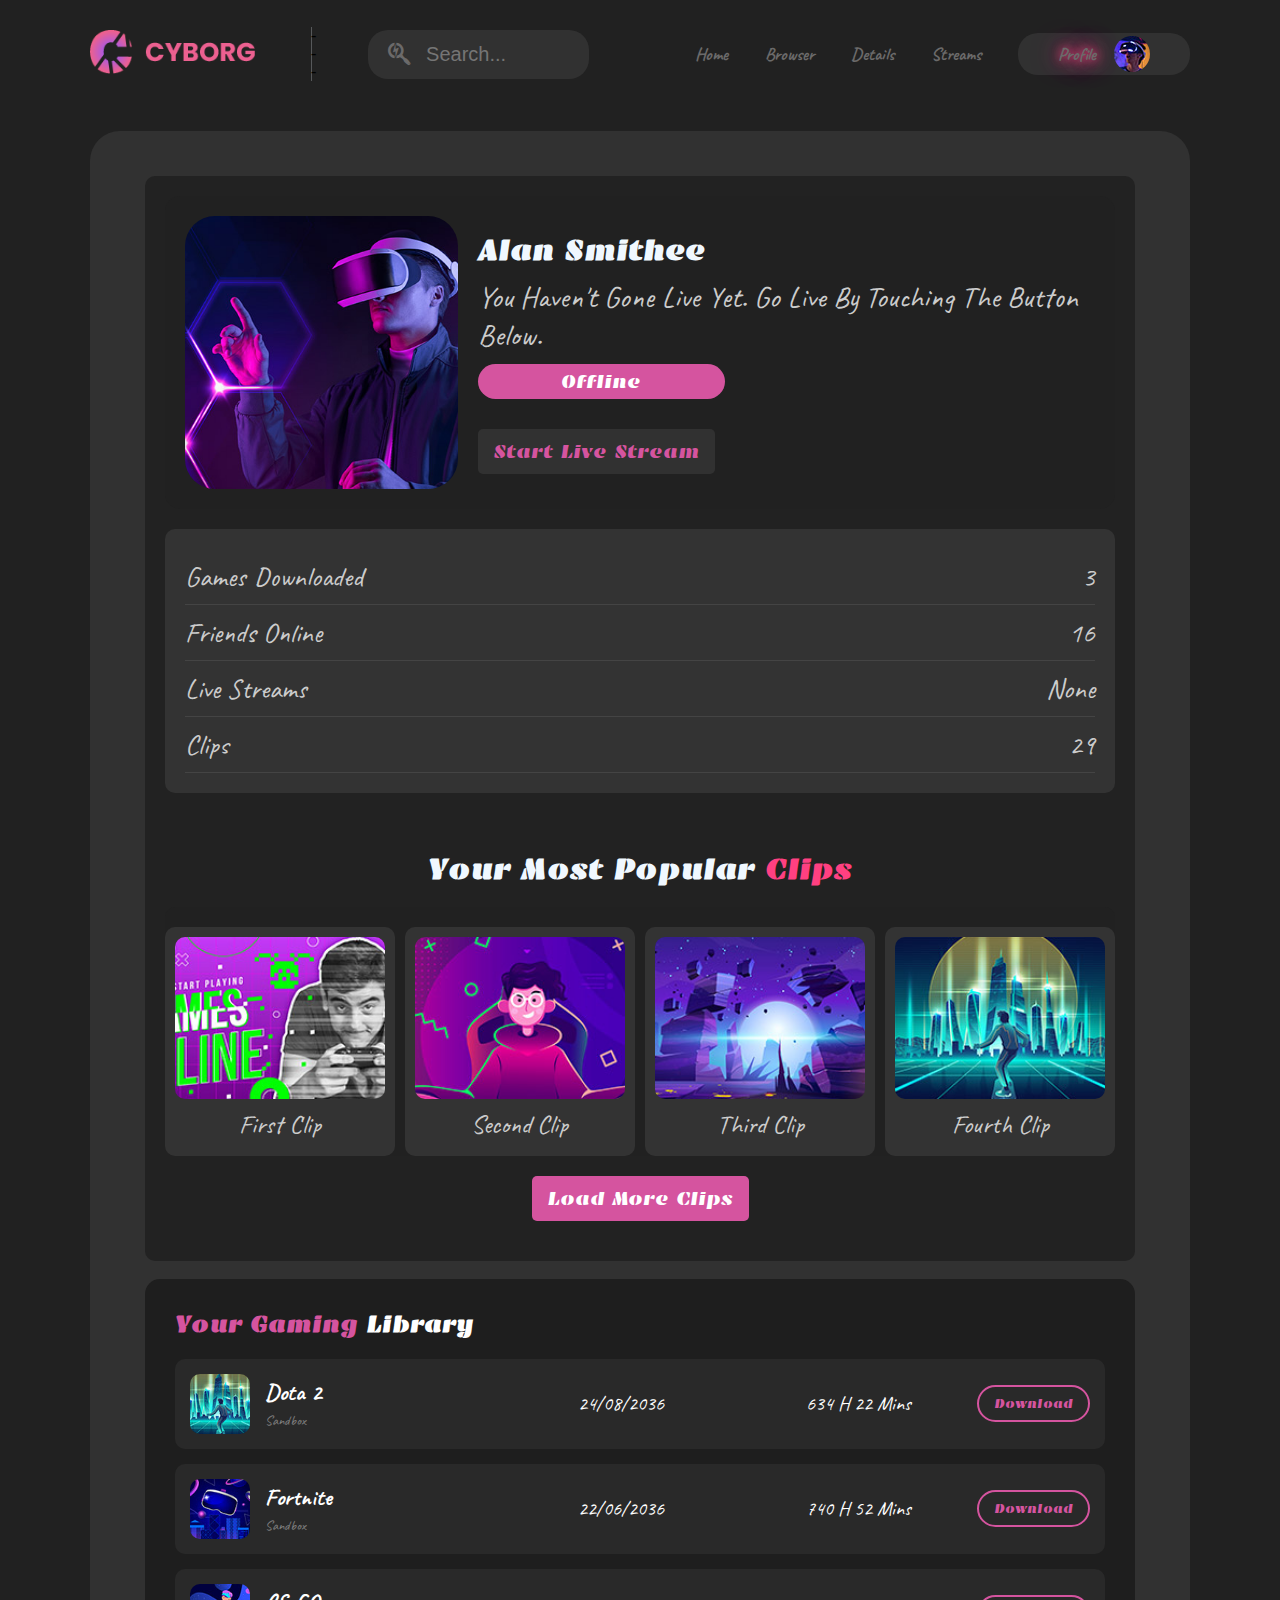
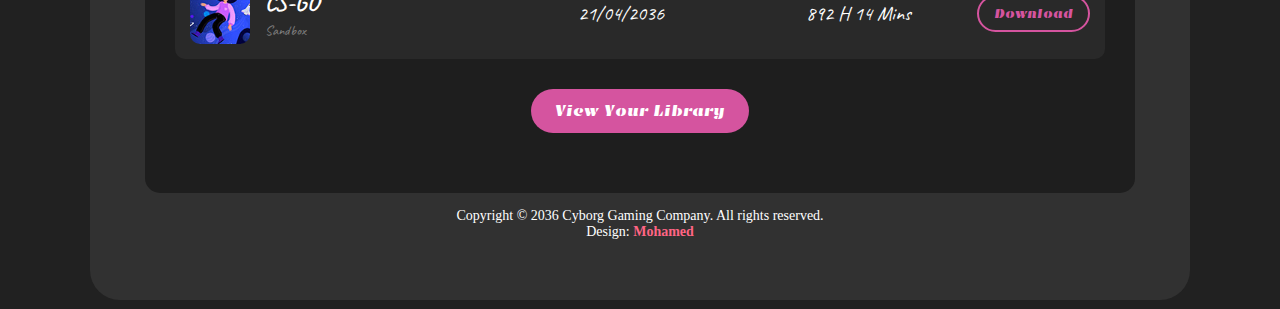
<file: Asses/Html/profile.html>
<!DOCTYPE html>

<html>

<head>
    <meta charset="utf-8">
    <meta name="viewport" content="width=device-width, initial-scale=1">
    <title>Project</title>
    <!--google fonts link!-->
    <link rel="preconnect" href="https://fonts.googleapis.com">
    <link rel="preconnect" href="https://fonts.gstatic.com" crossorigin>
    <link href="https://fonts.googleapis.com/css2?family=Caveat:wght@400..700&family=Emblema+One&display=swap"
        rel="stylesheet">
    <!--Css link!-->
    <link rel="stylesheet" href="https://cdnjs.cloudflare.com/ajax/libs/font-awesome/6.7.2/css/all.min.css"
        integrity="sha512-Evv84Mr4kqVGRNSgIGL/F/aIDqQb7xQ2vcrdIwxfjThSH8CSR7PBEakCr51Ck+w+/U6swU2Im1vVX0SVk9ABhg=="
        crossorigin="anonymous" referrerpolicy="no-referrer" />
    <link rel="stylesheet" href="../CSS/profile.css">
</head>

<body>
    <section class="Maincontainer">
        <div class="header">
            <div class="logo">
                <img src="../images/logo.png">
            </div>

            <div class="hline">---</div>
            <div class="search">
                <i class="fa-brands fa-searchengin"></i>
                <input type="text" placeholder=" Search... ">
            </div>
            <ul>
                <li><a href="../../index.html">Home</a></li>
                <li><a href="../Html/Browser.html">Browser</a></li>
                <li><a href="../Html/Details.html">Details</a></li>
                <li><a href="../Html/streams.html">streams</a></li>
                <li class="profile">
                    <a href="../Html/profile.html" class="active"> profile</a>
                    <img src="../images/profile-header.jpg"">
            </li>
        </ul>
    </div>
   
    <div class=" content">

                    <section class="profilefile">
                        <div class="profile-card">
                            <img src="../images/profile.jpg" alt="Profile Image">
                            <div class=profile-info>

                            <h2>Alan Smithee</h2>
                            <p>You Haven't Gone Live Yet. Go Live By Touching The Button Below.</p>
                            <span class="status offline">Offline</span>
<br>
<br>
                            <button class="live-btn">Start Live Stream</button>

                        </div>
                        </div>
                        <div class="stats">
                            <p>Games Downloaded <span>3</span></p>
                            <p>Friends Online <span>16</span></p>
                            <p>Live Streams <span>None</span></p>
                            <p>Clips <span>29</span></p>

                        </div>

                        <br>

                        <div class="clips">
                            <h2>Your Most Popular <span>Clips</span></h2>
                            <div class="clips-container">
                                <div class="clip">
                                    <img src="../images/clip-01.jpg" alt="First Clip">
                                    <p>First Clip</p>
                                </div>
                                <div class="clip">
                                    <img src="../images/clip-02.jpg" alt="Second Clip">
                                    <p>Second Clip</p>
                                </div>
                                <div class="clip">
                                    <img src="../images/clip-03.jpg" alt="Third Clip">
                                    <p>Third Clip</p>
                                </div>
                                <div class="clip">
                                    <img src="../images/clip-04.jpg" alt="Fourth Clip">
                                    <p>Fourth Clip</p>  
                                </div>
                            </div>
                            <button class="load-btn">Load More Clips</button>
                        </div>
                    </section>
                    <br>

                    <div class="library-container">
                        <h2 class="library-title"><span>Your Gaming</span> Library</h2>
                        <div class="game-list">
                            <div class="game-item">
                                <img src="../images/game-01.jpg" alt="Dota 2">
                                <div class="game-info">
                                    <h3>Dota 2</h3>
                                    <p>Sandbox</p>
                                </div>
                                <p class="date">24/08/2036</p>
                                <p class="hours">634 H 22 Mins</p>
                                <button class="download-btn disabled">Download</button>
                            </div>

                            <div class="game-item">
                                <img src="../images/game-02.jpg" alt="Fortnite">
                                <div class="game-info">
                                    <h3>Fortnite</h3>
                                    <p>Sandbox</p>
                                </div>
                                <p class="date">22/06/2036</p>
                                <p class="hours">740 H 52 Mins</p>
                                <button class="download-btn  ">Download</button>
                            </div>



                            <div class="game-item">
                                <img src="../images/game-03.jpg" alt="CS-GO">
                                <div class="game-info">
                                    <h3>CS-GO</h3>
                                    <p>Sandbox</p>
                                </div>
                                <p class="date">21/04/2036</p>
                                <p class="hours">892 H 14 Mins</p>
                                <button class="download-btn disabled">Download</button>
                            </div>
                        </div>

                        <button class="view-library">View Your Library</button>
                    </div>

                    <footer class="footer">
                        <p>Copyright © 2036 Cyborg Gaming Company. All rights reserved.</p>
                        <p>Design: <span>Mohamed</span></p>
                    </footer>

        </div>

    </section>

    </section>



</body>
</html>
</file>
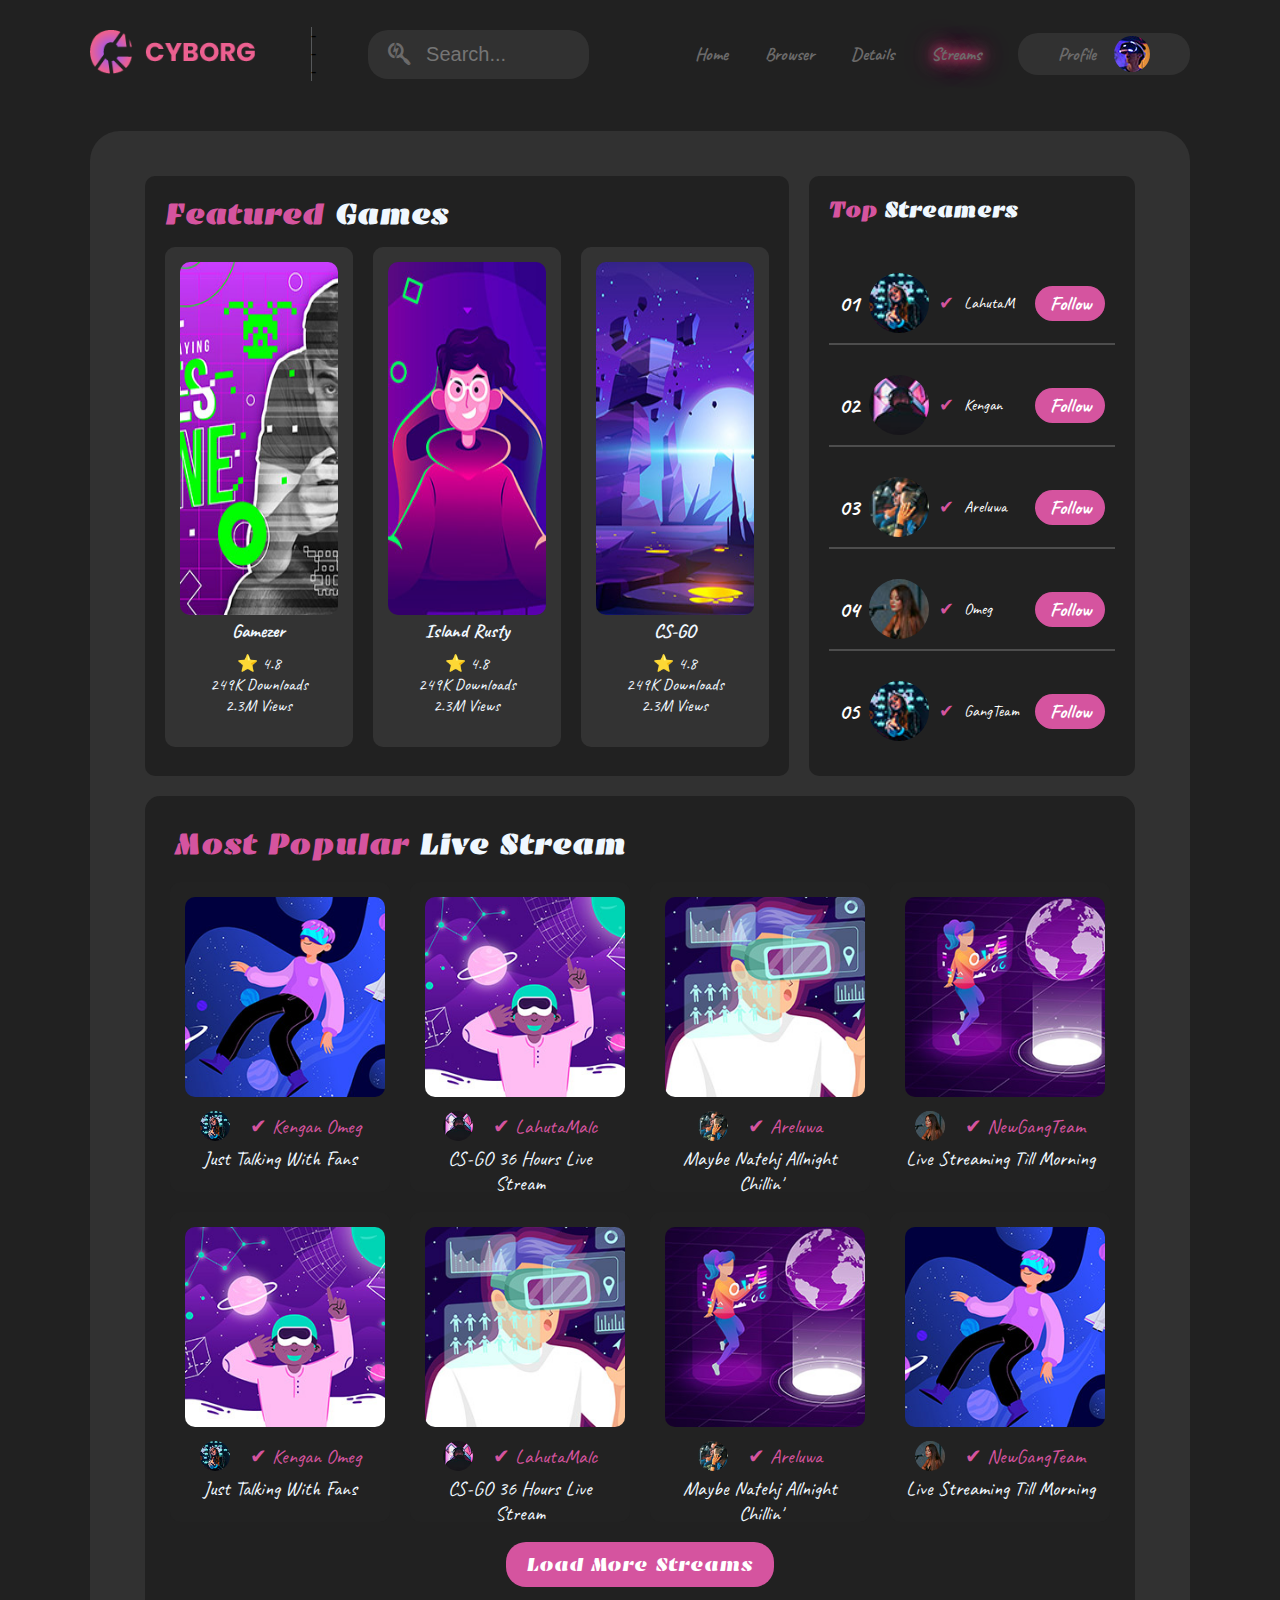
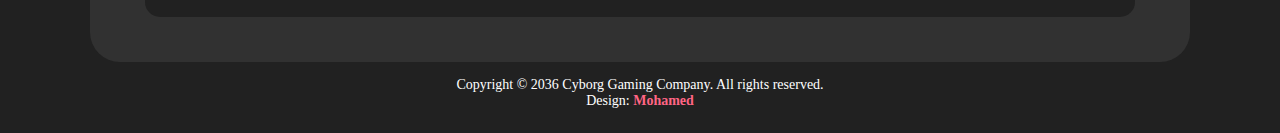
<file: Asses/Html/streams.html>
<!DOCTYPE html>

<html>

<head>
    <meta charset="utf-8">
    <meta name="viewport" content="width=device-width, initial-scale=1">
    <title>Project</title>
    <!--google fonts link!-->
    <link rel="preconnect" href="https://fonts.googleapis.com">
    <link rel="preconnect" href="https://fonts.gstatic.com" crossorigin>
    <link href="https://fonts.googleapis.com/css2?family=Caveat:wght@400..700&family=Emblema+One&display=swap"
        rel="stylesheet">
    <!--Css link!-->
    <link rel="stylesheet" href="https://cdnjs.cloudflare.com/ajax/libs/font-awesome/6.7.2/css/all.min.css"
        integrity="sha512-Evv84Mr4kqVGRNSgIGL/F/aIDqQb7xQ2vcrdIwxfjThSH8CSR7PBEakCr51Ck+w+/U6swU2Im1vVX0SVk9ABhg=="
        crossorigin="anonymous" referrerpolicy="no-referrer" />
    <link rel="stylesheet" href="../CSS/Streams.css"
</head>



<body>
    <div class="Maincontainer">
        <div class="header">
            <div class="logo">
                <img src="../images/logo.png">
            </div>
            <div class="hline">---</div>
            <div class="search">
                <i class="fa-brands fa-searchengin"></i>
                <input type="text" placeholder=" Search... ">
            </div>
            <ul>
                <li><a href="../../index.html">Home</a></li>
                <li><a href="../Html/Browser.html">Browser</a></li>
                <li><a href="../Html/Details.html">Details</a></li>
                <li><a href="../Html/streams.html" class="active">streams</a></li>
                <li class="profile">
                    <a href="../Html/profile.html">profile</a>
                    <img src="../images/profile-header.jpg">
                </li>

            </ul>
        </div>
        <div class="content">

            <div class="top">

                <div class="featured-games">
                    <h2><span>Featured</span> Games</h2>
                    <div class="games-container">
                        <div class="game-card">
                            <img src="../images/featured-01.jpg" alt="Gamezer">
                            <h3>Gamezer</h3>
                            <p>⭐ 4.8 <br> 249K Downloads <br> 2.3M Views</p>
                        </div>
                        <div class="game-card">
                            <img src="../images/featured-02.jpg" alt="Island Rusty">
                            <h3>Island Rusty</h3>
                            <p>⭐ 4.8 <br> 249K Downloads <br> 2.3M Views</p>
                        </div>
                        <div class="game-card">
                            <img src="../images/featured-03.jpg" alt="CS-GO">
                            <h3>CS-GO</h3>
                            <p>⭐ 4.8 <br> 249K Downloads <br> 2.3M Views</p>
                        </div>
                    </div>
                    
                </div>

                
                <div class="top-downloaded">
                    <h3><span>Top</span> Streamers</h3>
                    <ul class="streamers-list">
                        <li>
                            <span class="rank">01</span>
                            <img src="../images/avatar-01.jpg" alt="Streamer 1">
                            <span class="verified">✔</span>
                            <span class="name">LahutaM</span>
                         
                            <button class="follow-btn">Follow</button>
                        </li>
                        <li>
                            <span class="rank">02</span>
                            <img src="../images/avatar-02.jpg" alt="Streamer 2">
                            <span class="verified">✔</span>
                            <span class="name">Kengan</span>
                            <button class="follow-btn">Follow</button>
                        </li>
                        <li>
                            <span class="rank">03</span>
                            <img src="../images/avatar-03.jpg" alt="Streamer 3">
                            <span class="verified">✔</span>
                            <span class="name">Areluwa</span>
                           
                            <button class="follow-btn">Follow</button>
                        </li>
                        <li>
                            <span class="rank">04</span>
                            <img src="../images/avatar-04.jpg" alt="Streamer 4">
                            <span class="verified">✔</span>
                            <span class="name">Omeg</span>
                           
                            <button class="follow-btn">Follow</button>
                        </li>
                        <li>
                            <span class="rank">05</span>
                            <img src="../images/avatar-01.jpg" alt="Streamer 5">
                            <span class="verified">✔</span>
                            <span class="name">GangTeam</span>
                            
                            <button class="follow-btn">Follow</button>
                        </li>
                    </ul>
                </div>

            </div> 
            <div class="live-streams">
                <h2><span>Most Popular</span> Live Stream</h2>
                <div class="streams-container">
                    <div class="stream-card">
                        <img src="../images/stream-05.jpg" alt="Stream 1">
                        <div class="stream-info">
                            <img class="profile-pic" src="../images/avatar-01.jpg" alt="Streamer">
                            <span class="verified">✔</span>
                            <span class="streamer-name">Kengan Omeg</span>
                        </div>
                        <p>Just Talking With Fans</p>
                    </div>
            
                    <div class="stream-card">
                        <img src="../images/stream-06.jpg" alt="Stream 2">
                        <div class="stream-info">
                            <img class="profile-pic" src="../images/avatar-02.jpg" alt="Streamer">
                            <span class="verified">✔</span>
                            <span class="streamer-name">LahutaMalc</span>
                        </div>
                        <p>CS-GO 36 Hours Live Stream</p>
                    </div>
            
                    <div class="stream-card">
                        <img src="../images/stream-07.jpg" alt="Stream 3">
                        <div class="stream-info">
                            <img class="profile-pic" src="../images/avatar-03.jpg" alt="Streamer">
                            <span class="verified">✔</span>
                            <span class="streamer-name">Areluwa</span>
                        </div>
                        <p>Maybe Natehj Allnight Chillin'</p>
                    </div>
            
                    <div class="stream-card">
                        <img src="../images/stream-08.jpg" alt="Stream 4">
                        <div class="stream-info">
                            <img class="profile-pic" src="../images/avatar-04.jpg" alt="Streamer">
                            <span class="verified">✔</span>
                            <span class="streamer-name">NewGangTeam</span>
                        </div>
                        <p>Live Streaming Till Morning</p>
                    </div>
            
                    <div class="stream-card">
                        <img src="../images/stream-06.jpg" alt="Stream 5">
                        <div class="stream-info">
                            <img class="profile-pic" src="../images/avatar-01.jpg" alt="Streamer">
                            <span class="verified">✔</span>
                            <span class="streamer-name">Kengan Omeg</span>
                        </div>
                        <p>Just Talking With Fans</p>
                    </div>
            
                    <div class="stream-card">
                        <img src="../images/stream-07.jpg" alt="Stream 6">
                        <div class="stream-info">
                            <img class="profile-pic" src="../images/avatar-02.jpg" alt="Streamer">
                            <span class="verified">✔</span>
                            <span class="streamer-name">LahutaMalc</span>
                        </div>
                        <p>CS-GO 36 Hours Live Stream</p>
                    </div>
            
                    <div class="stream-card">
                        <img src="../images/stream-08.jpg" alt="Stream 7">
                        <div class="stream-info">
                            <img class="profile-pic" src="../images/avatar-03.jpg" alt="Streamer">
                            <span class="verified">✔</span>
                            <span class="streamer-name">Areluwa</span>
                        </div>
                        <p>Maybe Natehj Allnight Chillin'</p>
                    </div>
            
                    <div class="stream-card">
                        <img src="../images/stream-05.jpg" alt="Stream 8">
                        <div class="stream-info">
                            <img class="profile-pic" src="../images/avatar-04.jpg" alt="Streamer">
                            <span class="verified">✔</span>
                            <span class="streamer-name">NewGangTeam</span>
                        </div>
                        <p>Live Streaming Till Morning</p>
                    </div>
                </div>
            
                <button class="load-more">Load More Streams</button>
            </div>
             
</div>
<footer class="footer">
    <p>Copyright © 2036 Cyborg Gaming Company. All rights reserved.</p>
    <p>Design: <span>Mohamed</span></p>
</footer>
</div>

</body>
</file>
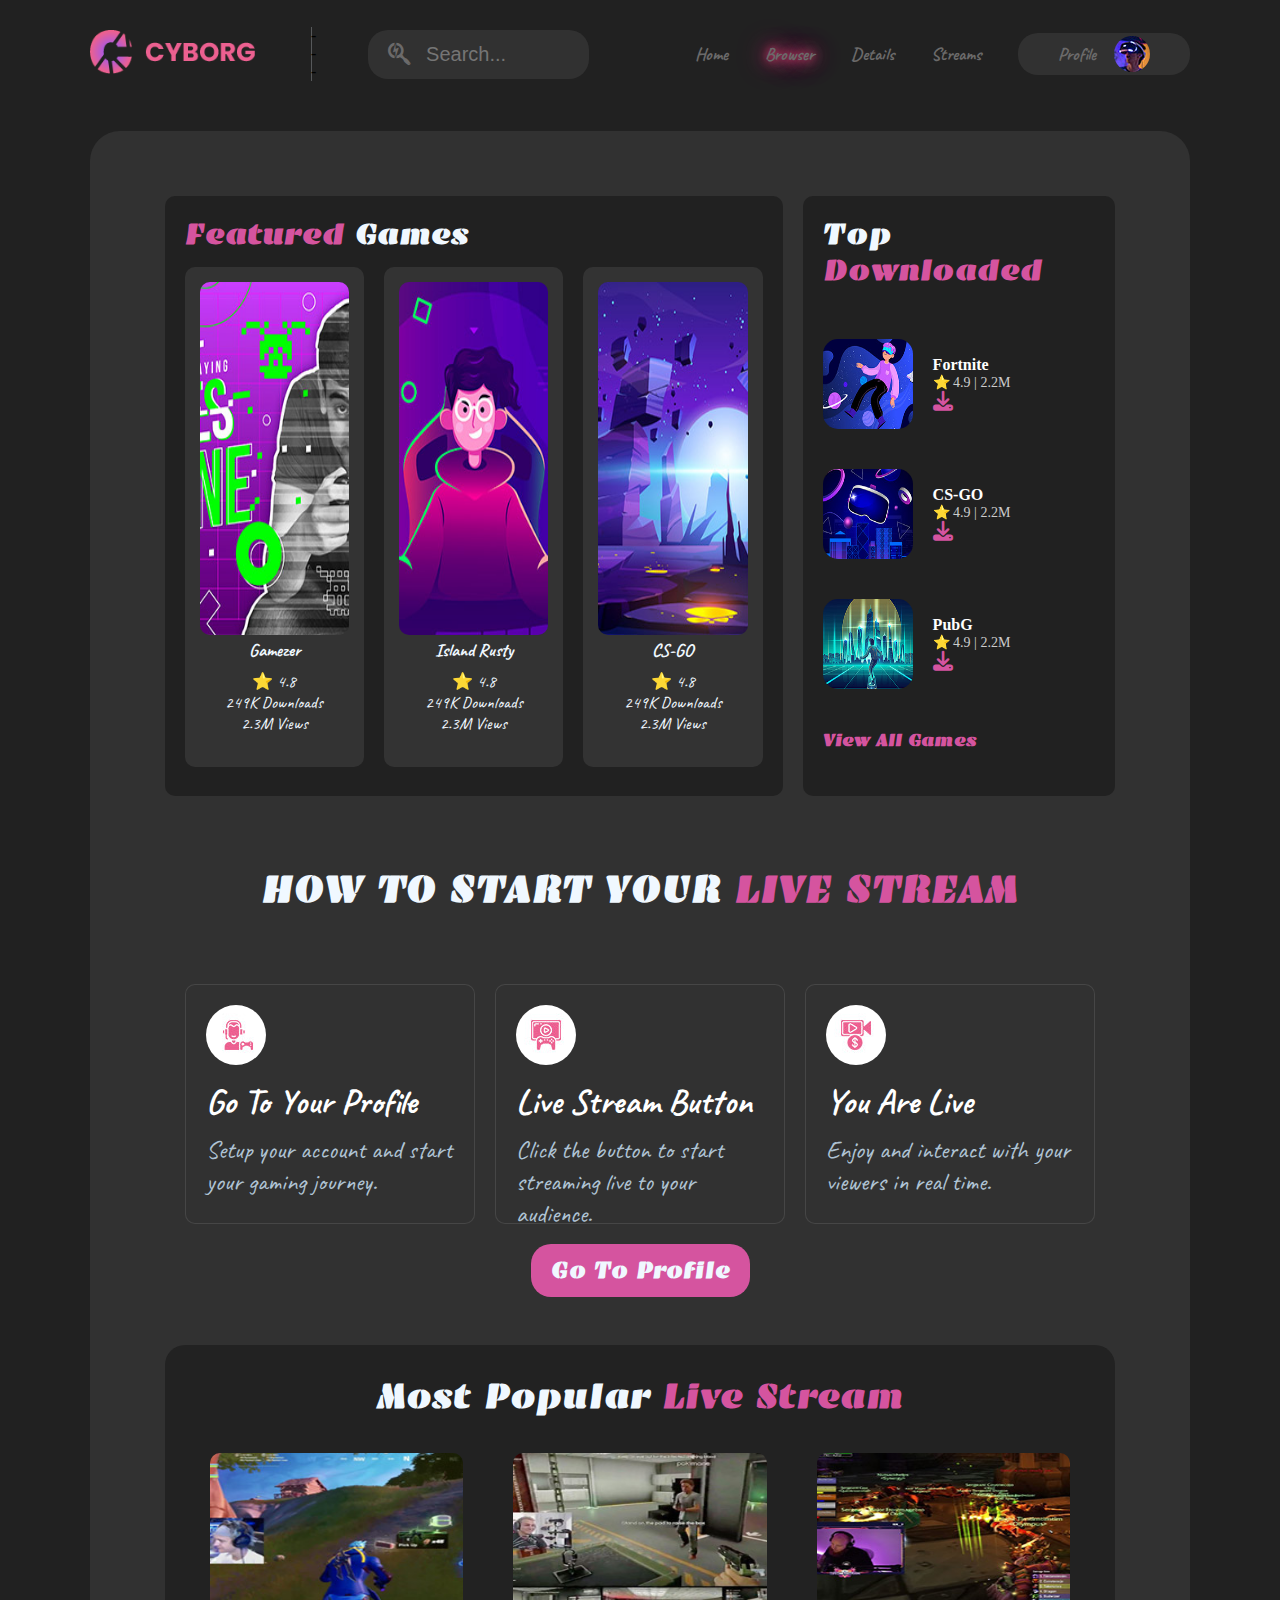
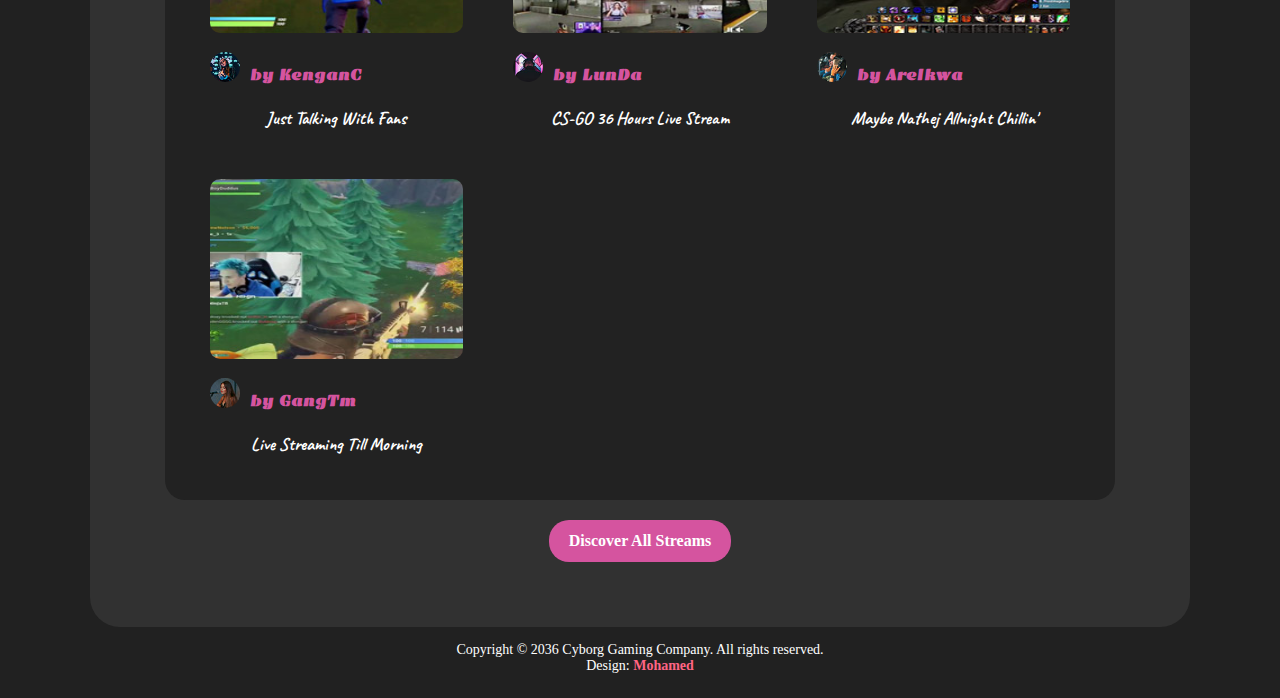
<file: Game/Asses/Html/Browser.html>
<!DOCTYPE html>

<html>

<head>
    <meta charset="utf-8">
    <meta name="viewport" content="width=device-width, initial-scale=1">
    <title>Project</title>
    <!--google fonts link!-->
    <link rel="preconnect" href="https://fonts.googleapis.com">
    <link rel="preconnect" href="https://fonts.gstatic.com" crossorigin>
    <link href="https://fonts.googleapis.com/css2?family=Caveat:wght@400..700&family=Emblema+One&display=swap"
        rel="stylesheet">
    <!--Css link!-->
    <link rel="stylesheet" href="https://cdnjs.cloudflare.com/ajax/libs/font-awesome/6.7.2/css/all.min.css"
        integrity="sha512-Evv84Mr4kqVGRNSgIGL/F/aIDqQb7xQ2vcrdIwxfjThSH8CSR7PBEakCr51Ck+w+/U6swU2Im1vVX0SVk9ABhg=="
        crossorigin="anonymous" referrerpolicy="no-referrer" />
    <link rel="stylesheet" href="../CSS/Browse.css">
</head>


<body>
    <section class="Maincontainer">
        <div class="header">
            <div class="logo">
                <img src="../images/logo.png">
            </div>
            <div class="hline">---</div>
            <div class="search">
                <i class="fa-brands fa-searchengin"></i>
                <input type="text" placeholder=" Search... ">
            </div>
            <ul>
                <li><a href="./Game/index.html">Home</a></li>
                <li><a href="../Html/Browser.html" class="active">Browser</a></li>
                <li><a href="../Html/Details.html">Details</a></li>
                <li><a href="../Html/streams.html">streams</a></li>
                <li class="profile">
                    <a href="../Html/profile.html">profile</a>
                    <img src="../images/profile-header.jpg">
                </li>
            </ul>
        </div>

        <div class="content">
            <main class="browse-page">
                <div class="top">
                    <!-- قسم الألعاب المميزة -->
                    <section class="featured-games">
                        <h2><span>Featured</span> Games</h2>
                        <div class="games-container">
                            <div class="game-card">
                                <img src="../images/featured-01.jpg" alt="Gamezer">
                                <h3>Gamezer</h3>
                                <p>⭐ 4.8 <br> 249K Downloads <br> 2.3M Views</p>
                            </div>
                            <div class="game-card">
                                <img src="../images/featured-02.jpg" alt="Island Rusty">
                                <h3>Island Rusty</h3>
                                <p>⭐ 4.8 <br> 249K Downloads <br> 2.3M Views</p>
                            </div>
                            <div class="game-card">
                                <img src="../images/featured-03.jpg" alt="CS-GO">
                                <h3>CS-GO</h3>
                                <p>⭐ 4.8 <br> 249K Downloads <br> 2.3M Views</p>
                            </div>
                        </div>
                    </section>

                    <div class="top-downloaded">
                        <h2>Top <span>Downloaded</span></h2>
                        <br>
                        <br>

                        <div class="game-item">
                            <img src="../images/popular-02.jpg" alt="Fortnite">
                            <div class="game-info">
                                <h4>Fortnite</h4>
                                <p>⭐ 4.9 | 2.2M </p>
                                <i class="fa-solid fa-download"></i>
                            </div>
                        </div>

                        <div class="game-item">
                            <img src="../images/popular-01.jpg" alt="CS-GO">
                            <div class="game-info">
                                <h4>CS-GO</h4>
                                <p>⭐ 4.9 | 2.2M </p>
                                <i class="fa-solid fa-download"></i>
                            </div>
                        </div>

                        <div class="game-item">
                            <img src="../images/popular-05.jpg" alt="PubG">
                            <div class="game-info">
                                <h4>PubG</h4>
                                <p>⭐ 4.9 | 2.2M </p>
                                <i class="fa-solid fa-download"></i>
                            </div>
                        </div>

                        <a href="/index.html" class="view-all">View All Games</a>
                    </div>

                </div>

                <br>

                <section class="how-to-stream">
                    <h2>How To Start Your <span>Live Stream</span></h2>
                    <br>
                    <br>

                    <div class="stream-steps">

                        <div class="step">
                            <img src="../images/service-01.jpg" alt="Step 1">
                            <h3>Go To Your Profile</h3>
                            <p>Setup your account and start your gaming journey.</p>
                        </div>
                        <div class="step">
                            <img src="../images/service-02.jpg" alt="Step 2">
                            <h3>Live Stream Button</h3>
                            <p>Click the button to start streaming live to your audience.</p>
                        </div>
                        <div class="step">
                            <img src="../images/service-03.jpg" alt="Step 3">
                            <h3>You Are Live</h3>
                            <p>Enjoy and interact with your viewers in real time.</p>
                        </div>
                    </div>
                    <a href="../Html/profile.html" class="profile-btn">Go To Profile</a>
                </section>

                <br>

                <section class="popular-streams">
                    <h2>Most Popular <span>Live Stream</span></h2>
                    <div class="streams-grid">
                        <div class="stream-card">
                            <img src="../images/stream-01.jpg" alt="Just Talking">
                            <div class="stream-info">
                                <img src="../images/avatar-01.jpg" alt="Avatar">
                                <p>by KenganC</p>
                            </div>
                            <h3>Just Talking With Fans</h3>
                        </div>
                        <div class="stream-card">
                            <img src="../images/stream-02.jpg" alt="CS-GO 36 Hours">
                            <div class="stream-info">
                                <img src="../images/avatar-02.jpg" alt="Avatar">
                                <p>by LunDa</p>
                            </div>
                            <h3>CS-GO 36 Hours Live Stream</h3>

                        </div>
                        <div class="stream-card">
                            <img src="../images/stream-03.jpg" alt="Maybe Chill">
                            <div class="stream-info">
                                <img src="../images/avatar-03.jpg">
                                <p>by Arelkwa</p>

                            </div>
                            <h3>Maybe Nathej Allnight Chillin'</h3>
                        </div>
                        <div class="stream-card">
                            <img src="../images/stream-04.jpg" alt="Live Till Morning">
                            <div class="stream-info">
                                <img src="../images/avatar-04.jpg">
                                <p>by GangTm</p>

                            </div>
                            <h3>Live Streaming Till Morning</h3>
                        </div>
                    </div>

                </section>
                <a href="../Html/streams.html" class="discover-btn">Discover All Streams</a>
            </main>
        </div>
        <footer class="footer">
            <p>Copyright © 2036 Cyborg Gaming Company. All rights reserved.</p>
            <p>Design: <span>Mohamed</span></p>
        </footer>
    </section>
   
</body>

</html>
</file>
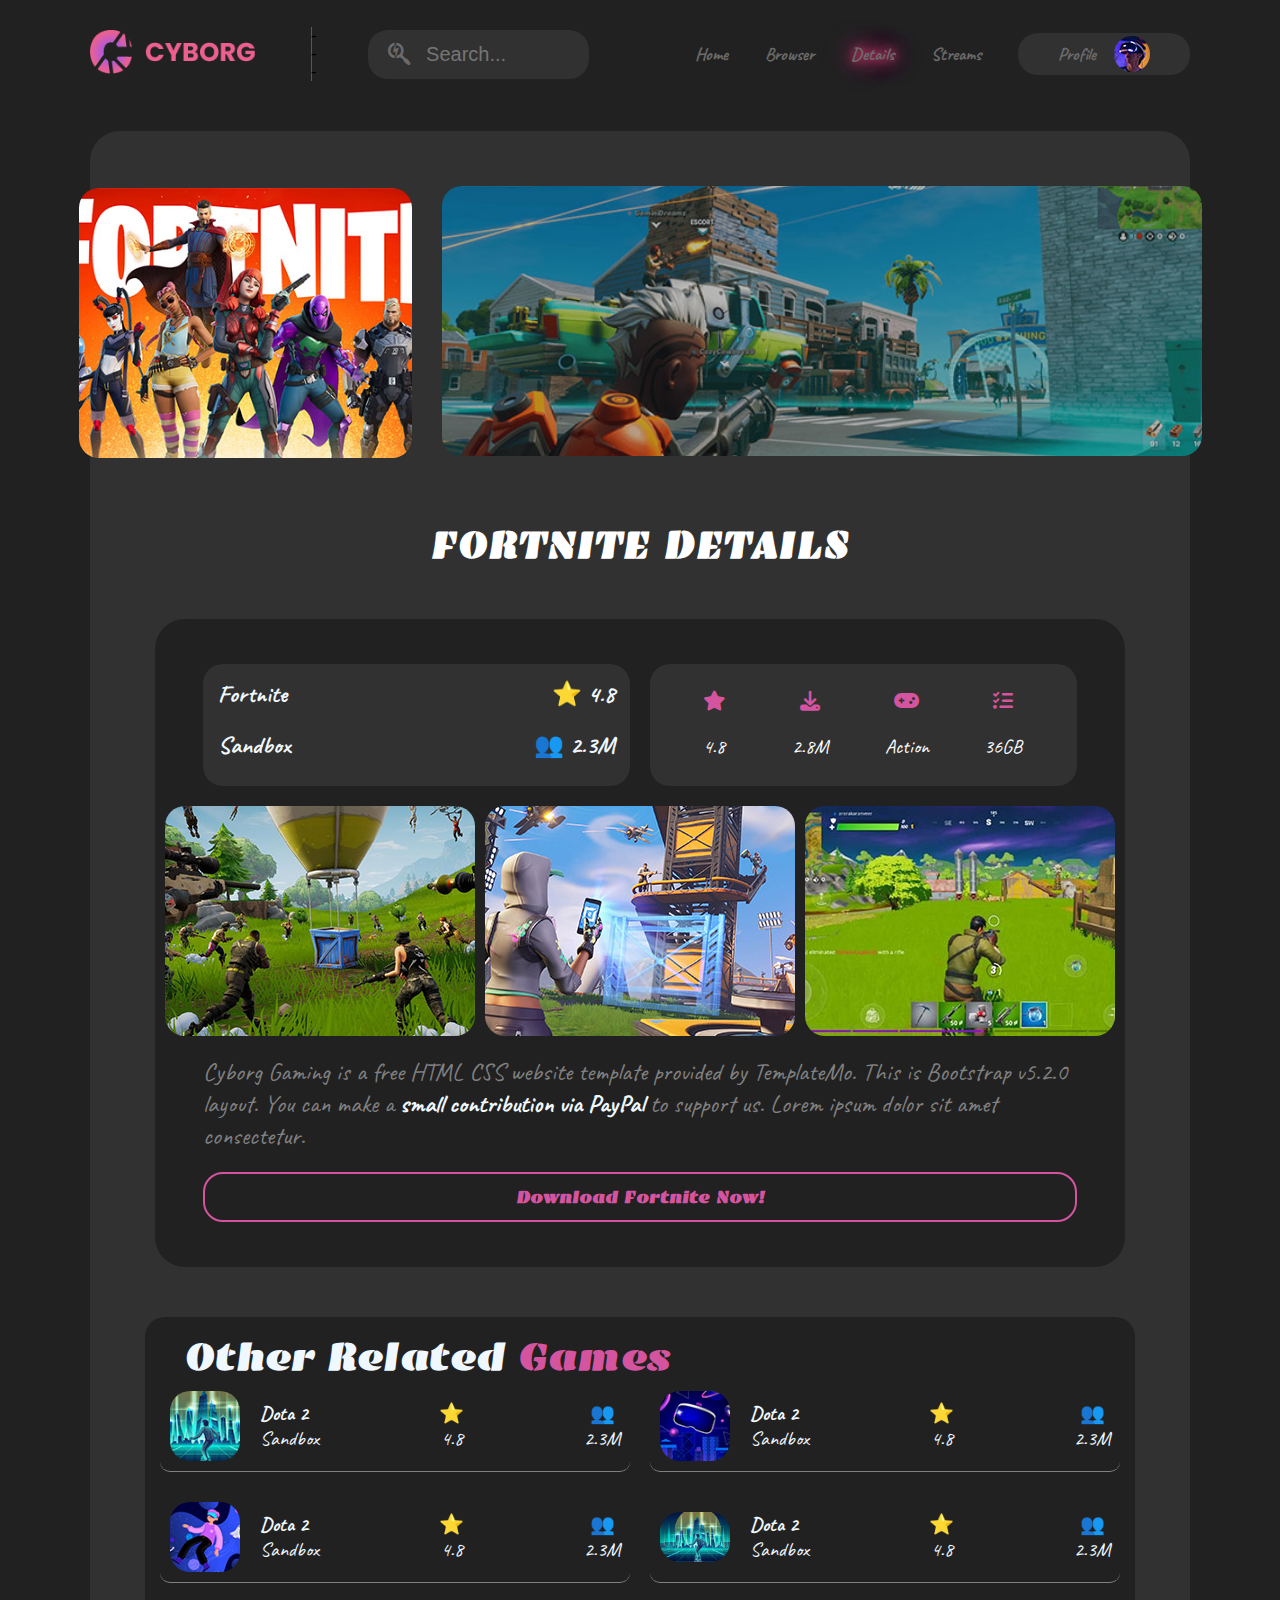
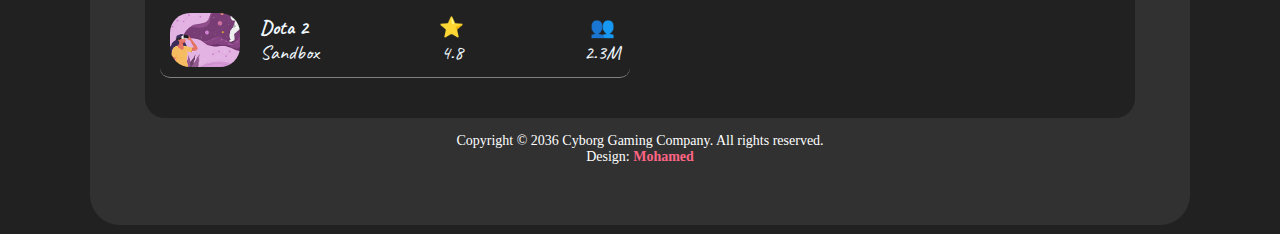
<file: Game/Asses/Html/Details.html>
<!DOCTYPE html>

<html>

<head>
    <meta charset="utf-8">
    <meta name="viewport" content="width=device-width, initial-scale=1">
    <title>Project</title>
    <!--google fonts link!-->
    <link rel="preconnect" href="https://fonts.googleapis.com">
    <link rel="preconnect" href="https://fonts.gstatic.com" crossorigin>
    <link href="https://fonts.googleapis.com/css2?family=Caveat:wght@400..700&family=Emblema+One&display=swap"
        rel="stylesheet">
    <!--Css link!-->
    <link rel="stylesheet" href="https://cdnjs.cloudflare.com/ajax/libs/font-awesome/6.7.2/css/all.min.css"
        integrity="sha512-Evv84Mr4kqVGRNSgIGL/F/aIDqQb7xQ2vcrdIwxfjThSH8CSR7PBEakCr51Ck+w+/U6swU2Im1vVX0SVk9ABhg=="
        crossorigin="anonymous" referrerpolicy="no-referrer" />
    <link rel="stylesheet" href="../CSS/Details.css">
</head>

<body>
    <html class="Maincontainer">
    <div class="header">
        <div class="logo">
            <img src="../images/logo.png">
        </div>
        <div class="hline">---</div>
        <div class="search">
            <i class="fa-brands fa-searchengin"></i>
            <input type="text" placeholder=" Search... ">
        </div>
        <ul>
            <li><a href="/Game/index.html">Home</a></li>
            <li><a href="../Html/Browser.html">Browser</a></li>
            <li><a href="../Html/Details.html" class="active">Details</a></li>
            <li><a href="../Html/streams.html">streams</a></li>
            <li class="profile">
                <a href="../Html/profile.html">profile</a>
                <img src="../images/profile-header.jpg">
            </li>
        </ul>
    </div>

    <div class="container">
        <div class="game-details">
            <div class="game-header">
                <img src="../images/feature-left.jpg" alt="Fortnite Cover">
                <div class="img2">

                    <img src="../images/feature-right.jpg">
                </div>
            </div>

            <h2>FORTNITE DETAILS</h2>

            <div class="game-full">
                <div class="game-info">
                    <div class="info-card">
                        <h3>Fortnite</h3> <h4>⭐ 4.8</h4>

                        <h3>Sandbox</h3> <h4>👥 2.3M</h4>
        
                    </div>
                    <div class="info-card">
                        <table>
                            <tr>
                              <th><i class="fa-solid fa-star"></i></th>
                              <th><i class="fa-solid fa-download"></i></th>
                              <th><i class="fa-solid fa-gamepad"></i></th>
                              <th><i class="fa-solid fa-list-check"></i></th>
                            </tr>
                            <tr>
                              <td>4.8</td>
                              <td>2.8M</td>
                              <td>Action</td>
                              <td>36GB</td>
                            </tr>
                          </table>
                    </div>
                </div>

                <div class="game-gallery">
                    <img src="../images/details-01.jpg" alt="Fortnite Gameplay">
                    <img src="../images/details-02.jpg" alt="Fortnite Gameplay">
                    <img src="../images/details-03.jpg" alt="Fortnite Gameplay">
                </div>

                <p class="game-description">
                    Cyborg Gaming is a free HTML CSS website template provided by TemplateMo.
                    This is Bootstrap v5.2.0 layout. You can make a
                    <a href="#">small contribution via PayPal</a> to support us.
                    Lorem ipsum dolor sit amet consectetur.
                </p>

                <a href="#" class="download-btn">Download Fortnite Now!</a>
            </div>
        </div>

        <div class="related-games">
            <h2>Other Related <span>Games</span></h2>
            <div class="related-list">
                <div class="related-card">
                    <img src="../images/game-01.jpg" alt="Dota 2">
                    <div>
                        <h3>Dota 2</h3>
                        <p>Sandbox</p>
                    </div>
                    <span>⭐ 4.8</span>
                    <span>👥 2.3M</span>
                </div>
                <div class="related-card">
                    <img src="../images/game-02.jpg" alt="Dota 2">
                    <div>
                        <h3>Dota 2</h3>
                        <p>Sandbox</p>
                    </div>
                    <span>⭐ 4.8</span>
                    <span>👥 2.3M</span>
                </div>
                <div class="related-card">
                    <img src="../images/game-03.jpg" alt="Dota 2">
                    <div>
                        <h3>Dota 2</h3>
                        <p>Sandbox</p>
                    </div>
                    <span>⭐ 4.8</span>
                    <span>👥 2.3M</span>
                </div>
                  <div class="related-card">
                    <img src="../images/popular-05.jpg" alt="Dota 2">
                    <div>
                        <h3>Dota 2</h3>
                        <p>Sandbox</p>
                    </div>
                    <span>⭐ 4.8</span>
                    <span>👥 2.3M</span>
                </div>
                <div class="related-card">
                    <img src="../images/popular-03.jpg" alt="Dota 2">
                    <div>
                        <h3>Dota 2</h3>
                        <p>Sandbox</p>
                    </div>
                    <span>⭐ 4.8</span>
                    <span>👥 2.3M</span>
                </div>
                


            </div>
        </div>

        <footer class="footer">
            <p>Copyright © 2036 Cyborg Gaming Company. All rights reserved.</p>
            <p>Design: <span>Mohamed</span></p>
        </footer>
    </div>
</body>

</html>
</file>
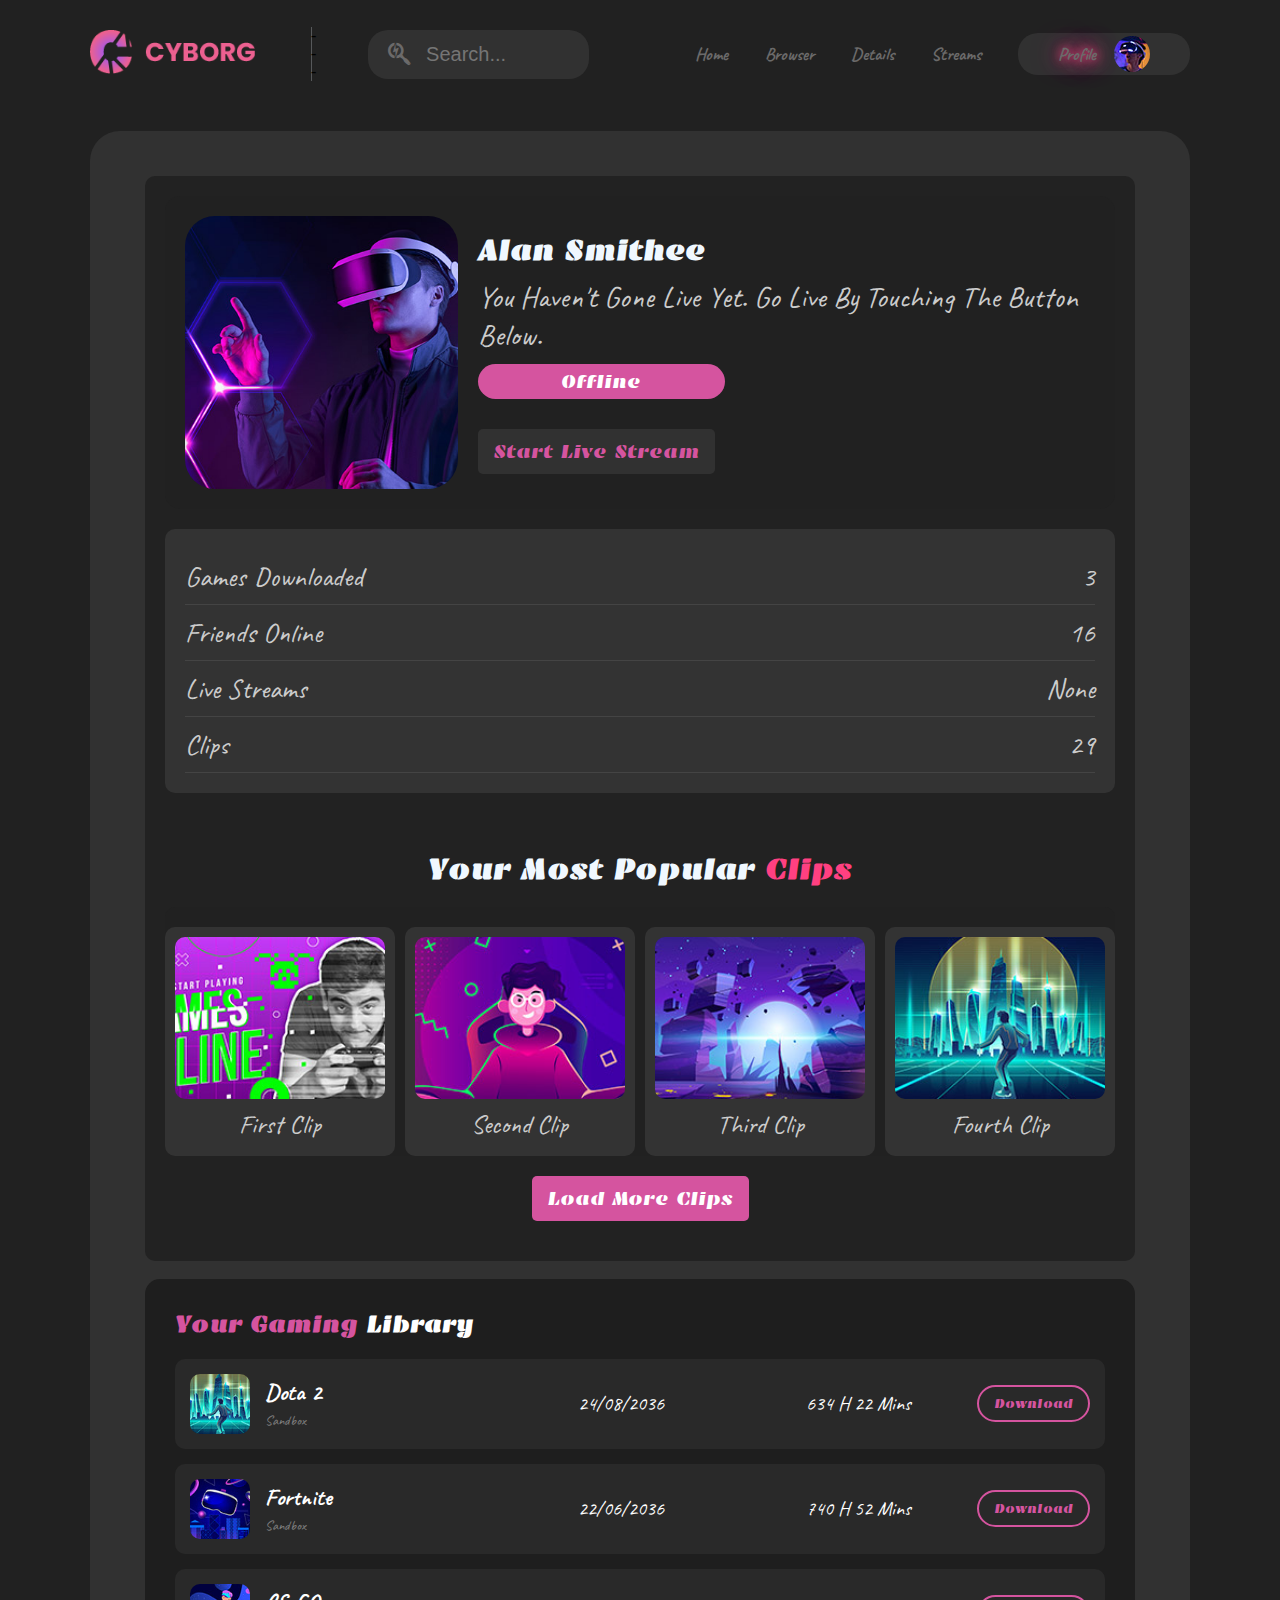
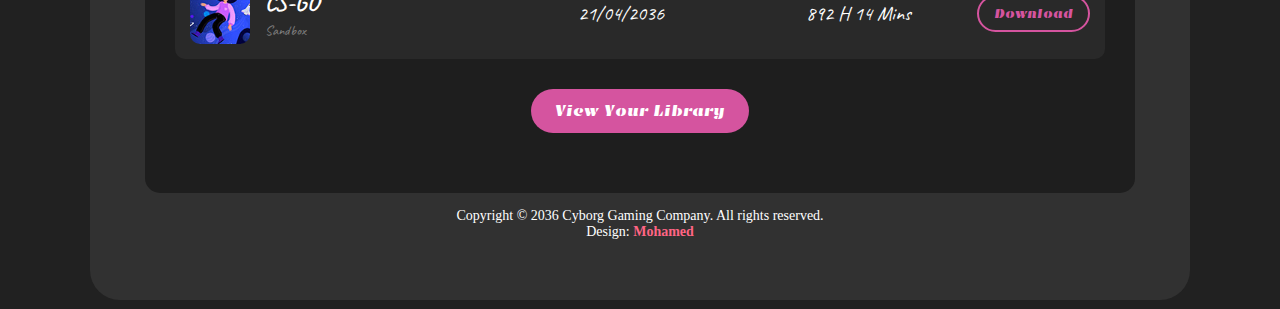
<file: Game/Asses/Html/profile.html>
<!DOCTYPE html>

<html>

<head>
    <meta charset="utf-8">
    <meta name="viewport" content="width=device-width, initial-scale=1">
    <title>Project</title>
    <!--google fonts link!-->
    <link rel="preconnect" href="https://fonts.googleapis.com">
    <link rel="preconnect" href="https://fonts.gstatic.com" crossorigin>
    <link href="https://fonts.googleapis.com/css2?family=Caveat:wght@400..700&family=Emblema+One&display=swap"
        rel="stylesheet">
    <!--Css link!-->
    <link rel="stylesheet" href="https://cdnjs.cloudflare.com/ajax/libs/font-awesome/6.7.2/css/all.min.css"
        integrity="sha512-Evv84Mr4kqVGRNSgIGL/F/aIDqQb7xQ2vcrdIwxfjThSH8CSR7PBEakCr51Ck+w+/U6swU2Im1vVX0SVk9ABhg=="
        crossorigin="anonymous" referrerpolicy="no-referrer" />
    <link rel="stylesheet" href="../CSS/profile.css">
</head>

<body>
    <section class="Maincontainer">
        <div class="header">
            <div class="logo">
                <img src="../images/logo.png">
            </div>

            <div class="hline">---</div>
            <div class="search">
                <i class="fa-brands fa-searchengin"></i>
                <input type="text" placeholder=" Search... ">
            </div>
            <ul>
                <li><a href="/Game/index.html">Home</a></li>
                <li><a href="../Html/Browser.html">Browser</a></li>
                <li><a href="../Html/Details.html">Details</a></li>
                <li><a href="../Html/streams.html">streams</a></li>
                <li class="profile">
                    <a href="../Html/profile.html" class="active"> profile</a>
                    <img src="../images/profile-header.jpg"">
            </li>
        </ul>
    </div>
   
    <div class=" content">

                    <section class="profilefile">
                        <div class="profile-card">
                            <img src="../images/profile.jpg" alt="Profile Image">
                            <div class=profile-info>

                            <h2>Alan Smithee</h2>
                            <p>You Haven't Gone Live Yet. Go Live By Touching The Button Below.</p>
                            <span class="status offline">Offline</span>
<br>
<br>
                            <button class="live-btn">Start Live Stream</button>

                        </div>
                        </div>
                        <div class="stats">
                            <p>Games Downloaded <span>3</span></p>
                            <p>Friends Online <span>16</span></p>
                            <p>Live Streams <span>None</span></p>
                            <p>Clips <span>29</span></p>

                        </div>

                        <br>

                        <div class="clips">
                            <h2>Your Most Popular <span>Clips</span></h2>
                            <div class="clips-container">
                                <div class="clip">
                                    <img src="../images/clip-01.jpg" alt="First Clip">
                                    <p>First Clip</p>
                                </div>
                                <div class="clip">
                                    <img src="../images/clip-02.jpg" alt="Second Clip">
                                    <p>Second Clip</p>
                                </div>
                                <div class="clip">
                                    <img src="../images/clip-03.jpg" alt="Third Clip">
                                    <p>Third Clip</p>
                                </div>
                                <div class="clip">
                                    <img src="../images/clip-04.jpg" alt="Fourth Clip">
                                    <p>Fourth Clip</p>  
                                </div>
                            </div>
                            <button class="load-btn">Load More Clips</button>
                        </div>
                    </section>
                    <br>

                    <div class="library-container">
                        <h2 class="library-title"><span>Your Gaming</span> Library</h2>
                        <div class="game-list">
                            <div class="game-item">
                                <img src="../images/game-01.jpg" alt="Dota 2">
                                <div class="game-info">
                                    <h3>Dota 2</h3>
                                    <p>Sandbox</p>
                                </div>
                                <p class="date">24/08/2036</p>
                                <p class="hours">634 H 22 Mins</p>
                                <button class="download-btn disabled">Download</button>
                            </div>

                            <div class="game-item">
                                <img src="../images/game-02.jpg" alt="Fortnite">
                                <div class="game-info">
                                    <h3>Fortnite</h3>
                                    <p>Sandbox</p>
                                </div>
                                <p class="date">22/06/2036</p>
                                <p class="hours">740 H 52 Mins</p>
                                <button class="download-btn  ">Download</button>
                            </div>



                            <div class="game-item">
                                <img src="../images/game-03.jpg" alt="CS-GO">
                                <div class="game-info">
                                    <h3>CS-GO</h3>
                                    <p>Sandbox</p>
                                </div>
                                <p class="date">21/04/2036</p>
                                <p class="hours">892 H 14 Mins</p>
                                <button class="download-btn disabled">Download</button>
                            </div>
                        </div>

                        <button class="view-library">View Your Library</button>
                    </div>

                    <footer class="footer">
                        <p>Copyright © 2036 Cyborg Gaming Company. All rights reserved.</p>
                        <p>Design: <span>Mohamed</span></p>
                    </footer>

        </div>

    </section>

    </section>



</body>
</html>
</file>
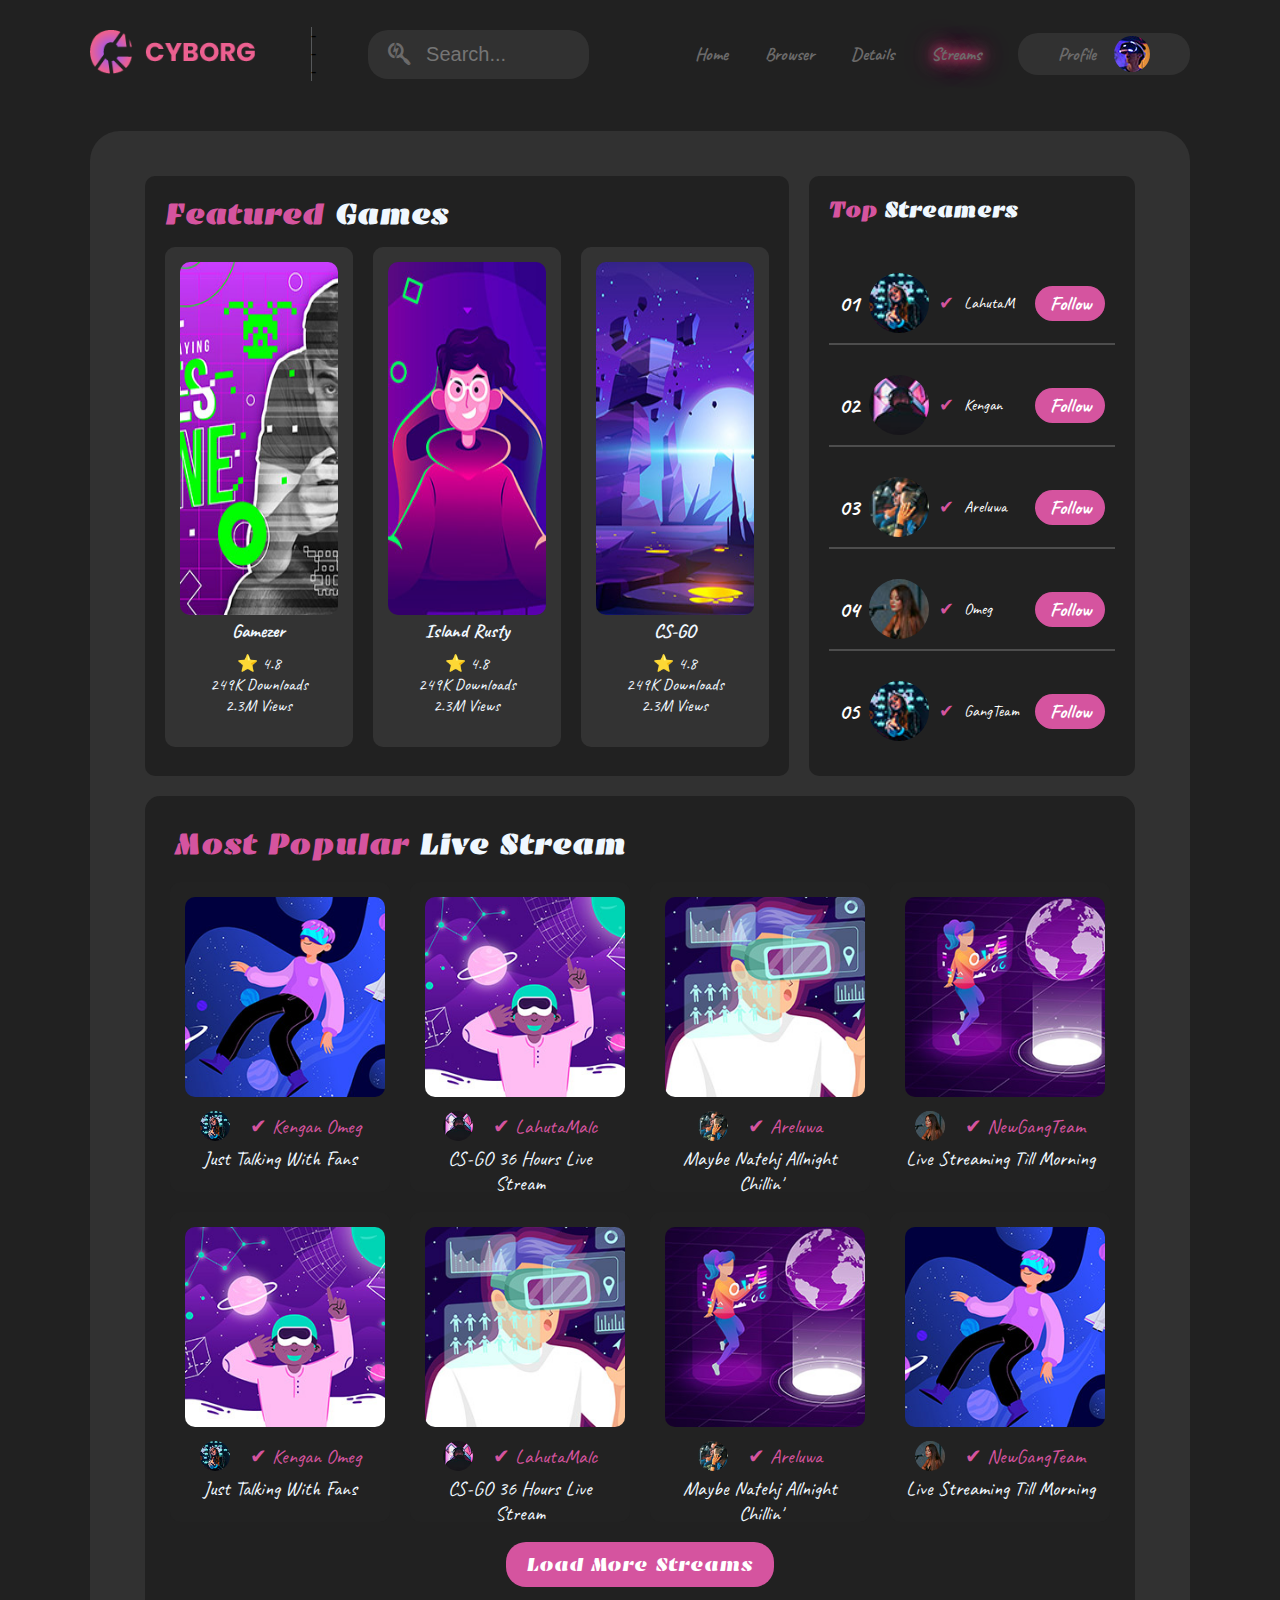
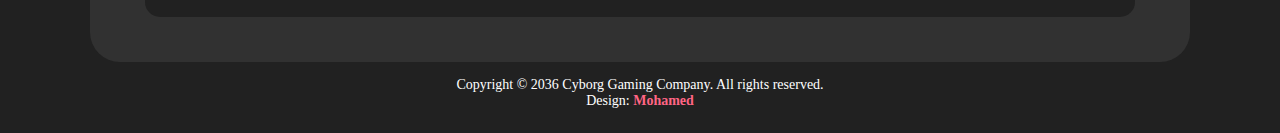
<file: Game/Asses/Html/streams.html>
<!DOCTYPE html>

<html>

<head>
    <meta charset="utf-8">
    <meta name="viewport" content="width=device-width, initial-scale=1">
    <title>Project</title>
    <!--google fonts link!-->
    <link rel="preconnect" href="https://fonts.googleapis.com">
    <link rel="preconnect" href="https://fonts.gstatic.com" crossorigin>
    <link href="https://fonts.googleapis.com/css2?family=Caveat:wght@400..700&family=Emblema+One&display=swap"
        rel="stylesheet">
    <!--Css link!-->
    <link rel="stylesheet" href="https://cdnjs.cloudflare.com/ajax/libs/font-awesome/6.7.2/css/all.min.css"
        integrity="sha512-Evv84Mr4kqVGRNSgIGL/F/aIDqQb7xQ2vcrdIwxfjThSH8CSR7PBEakCr51Ck+w+/U6swU2Im1vVX0SVk9ABhg=="
        crossorigin="anonymous" referrerpolicy="no-referrer" />
    <link rel="stylesheet" href="../CSS/Streams.css"
</head>



<body>
    <div class="Maincontainer">
        <div class="header">
            <div class="logo">
                <img src="../images/logo.png">
            </div>
            <div class="hline">---</div>
            <div class="search">
                <i class="fa-brands fa-searchengin"></i>
                <input type="text" placeholder=" Search... ">
            </div>
            <ul>
                <li><a href="/Game/index.html">Home</a></li>
                <li><a href="../Html/Browser.html">Browser</a></li>
                <li><a href="../Html/Details.html">Details</a></li>
                <li><a href="../Html/streams.html" class="active">streams</a></li>
                <li class="profile">
                    <a href="../Html/profile.html">profile</a>
                    <img src="../images/profile-header.jpg">
                </li>

            </ul>
        </div>
        <div class="content">

            <div class="top">

                <div class="featured-games">
                    <h2><span>Featured</span> Games</h2>
                    <div class="games-container">
                        <div class="game-card">
                            <img src="../images/featured-01.jpg" alt="Gamezer">
                            <h3>Gamezer</h3>
                            <p>⭐ 4.8 <br> 249K Downloads <br> 2.3M Views</p>
                        </div>
                        <div class="game-card">
                            <img src="../images/featured-02.jpg" alt="Island Rusty">
                            <h3>Island Rusty</h3>
                            <p>⭐ 4.8 <br> 249K Downloads <br> 2.3M Views</p>
                        </div>
                        <div class="game-card">
                            <img src="../images/featured-03.jpg" alt="CS-GO">
                            <h3>CS-GO</h3>
                            <p>⭐ 4.8 <br> 249K Downloads <br> 2.3M Views</p>
                        </div>
                    </div>
                    
                </div>

                
                <div class="top-downloaded">
                    <h3><span>Top</span> Streamers</h3>
                    <ul class="streamers-list">
                        <li>
                            <span class="rank">01</span>
                            <img src="../images/avatar-01.jpg" alt="Streamer 1">
                            <span class="verified">✔</span>
                            <span class="name">LahutaM</span>
                         
                            <button class="follow-btn">Follow</button>
                        </li>
                        <li>
                            <span class="rank">02</span>
                            <img src="../images/avatar-02.jpg" alt="Streamer 2">
                            <span class="verified">✔</span>
                            <span class="name">Kengan</span>
                            <button class="follow-btn">Follow</button>
                        </li>
                        <li>
                            <span class="rank">03</span>
                            <img src="../images/avatar-03.jpg" alt="Streamer 3">
                            <span class="verified">✔</span>
                            <span class="name">Areluwa</span>
                           
                            <button class="follow-btn">Follow</button>
                        </li>
                        <li>
                            <span class="rank">04</span>
                            <img src="../images/avatar-04.jpg" alt="Streamer 4">
                            <span class="verified">✔</span>
                            <span class="name">Omeg</span>
                           
                            <button class="follow-btn">Follow</button>
                        </li>
                        <li>
                            <span class="rank">05</span>
                            <img src="../images/avatar-01.jpg" alt="Streamer 5">
                            <span class="verified">✔</span>
                            <span class="name">GangTeam</span>
                            
                            <button class="follow-btn">Follow</button>
                        </li>
                    </ul>
                </div>

            </div> 
            <div class="live-streams">
                <h2><span>Most Popular</span> Live Stream</h2>
                <div class="streams-container">
                    <div class="stream-card">
                        <img src="../images/stream-05.jpg" alt="Stream 1">
                        <div class="stream-info">
                            <img class="profile-pic" src="../images/avatar-01.jpg" alt="Streamer">
                            <span class="verified">✔</span>
                            <span class="streamer-name">Kengan Omeg</span>
                        </div>
                        <p>Just Talking With Fans</p>
                    </div>
            
                    <div class="stream-card">
                        <img src="../images/stream-06.jpg" alt="Stream 2">
                        <div class="stream-info">
                            <img class="profile-pic" src="../images/avatar-02.jpg" alt="Streamer">
                            <span class="verified">✔</span>
                            <span class="streamer-name">LahutaMalc</span>
                        </div>
                        <p>CS-GO 36 Hours Live Stream</p>
                    </div>
            
                    <div class="stream-card">
                        <img src="../images/stream-07.jpg" alt="Stream 3">
                        <div class="stream-info">
                            <img class="profile-pic" src="../images/avatar-03.jpg" alt="Streamer">
                            <span class="verified">✔</span>
                            <span class="streamer-name">Areluwa</span>
                        </div>
                        <p>Maybe Natehj Allnight Chillin'</p>
                    </div>
            
                    <div class="stream-card">
                        <img src="../images/stream-08.jpg" alt="Stream 4">
                        <div class="stream-info">
                            <img class="profile-pic" src="../images/avatar-04.jpg" alt="Streamer">
                            <span class="verified">✔</span>
                            <span class="streamer-name">NewGangTeam</span>
                        </div>
                        <p>Live Streaming Till Morning</p>
                    </div>
            
                    <div class="stream-card">
                        <img src="../images/stream-06.jpg" alt="Stream 5">
                        <div class="stream-info">
                            <img class="profile-pic" src="../images/avatar-01.jpg" alt="Streamer">
                            <span class="verified">✔</span>
                            <span class="streamer-name">Kengan Omeg</span>
                        </div>
                        <p>Just Talking With Fans</p>
                    </div>
            
                    <div class="stream-card">
                        <img src="../images/stream-07.jpg" alt="Stream 6">
                        <div class="stream-info">
                            <img class="profile-pic" src="../images/avatar-02.jpg" alt="Streamer">
                            <span class="verified">✔</span>
                            <span class="streamer-name">LahutaMalc</span>
                        </div>
                        <p>CS-GO 36 Hours Live Stream</p>
                    </div>
            
                    <div class="stream-card">
                        <img src="../images/stream-08.jpg" alt="Stream 7">
                        <div class="stream-info">
                            <img class="profile-pic" src="../images/avatar-03.jpg" alt="Streamer">
                            <span class="verified">✔</span>
                            <span class="streamer-name">Areluwa</span>
                        </div>
                        <p>Maybe Natehj Allnight Chillin'</p>
                    </div>
            
                    <div class="stream-card">
                        <img src="../images/stream-05.jpg" alt="Stream 8">
                        <div class="stream-info">
                            <img class="profile-pic" src="../images/avatar-04.jpg" alt="Streamer">
                            <span class="verified">✔</span>
                            <span class="streamer-name">NewGangTeam</span>
                        </div>
                        <p>Live Streaming Till Morning</p>
                    </div>
                </div>
            
                <button class="load-more">Load More Streams</button>
            </div>
             
</div>
<footer class="footer">
    <p>Copyright © 2036 Cyborg Gaming Company. All rights reserved.</p>
    <p>Design: <span>Mohamed</span></p>
</footer>
</div>

</body>
</file>
<file: Asses/CSS/Style.css>
*{
    margin: 0;
    padding: 0;
    box-sizing: border-box;
}

:root{

--darkgray: #212121;
--lightgray: #313131;
--pinkcolor: #D5549F;
--Mainfont :"Emblema One", system-ui ;
--Secondreyfont :"Caveat", cursive;
} 


@media (max-width: 768px) {
    .games {
      flex-direction: column;
      align-items: center;
    }
  
    .sidebar {
      width: 100%;
    }
  }
  

  
.Maincontainer{
    width: 100%;

    background-color: var(--darkgray);
    padding: 3vh 7% 1vh ;
}

.Maincontainer .header{
   width: 100%;
   display: flex;
    justify-content: space-between;
    align-items: center;
}

.Maincontainer .header .logo{
    width: 15%;
}

.Maincontainer .header .logo img{
    width: 100%;
    height: auto;
}

.Maincontainer .header .hline{
    width: 1px;
    height: 60%;
    background-color: rgba(151, 156, 160, 0.452);
}

.Maincontainer .header .search{
    width: 20%;
    display: flex;
    align-items: center;
    gap: 10px;
    background-color: var(--lightgray);
    border-radius: 20px;
    -webkit-border-radius: 20px;
    -moz-border-radius: 20px;
    -ms-border-radius: 20px;
    -o-border-radius: 20px;
    padding: 12px 20px;
    color : #6b6a6a ;
    font-size: 25px;
outline: none;
}
.Maincontainer .header .search input{
    background-color: transparent;
    border: none;
    font-size: 20px;
    width: 70%;

}

.Maincontainer .header ul{
    width: 45%;
    display: flex;
    justify-content: space-between;
    list-style: none;
    margin-left: 50px;
    align-items: center;
}

.Maincontainer .header ul li a{
    color:#6b6a6a;
    font-size: 18px;
    text-decoration: none;
    text-transform: capitalize;
    font-family: var(--Secondreyfont);
    font-weight: bold;
}
.Maincontainer .header ul li a:hover{
    color: var(--pinkcolor);
    transition: 0.3s ease-in-out;
}

.Maincontainer .header ul .profile{
    display: flex;
    justify-content: space-between;
    gap: 18px;
    align-items: center;
    background-color: var(--lightgray);
    color: aliceblue;
    border-radius: 20px;
    -webkit-border-radius: 20px;
    -moz-border-radius: 20px;
    -ms-border-radius: 20px;
    -o-border-radius: 20px;
    padding: 3px 40px;
}

.active {
    color: #ff4081; /* لون مميز */
    font-weight: bold; /* اجعل الخط سميك */
    text-shadow: 0 0 10px #ff4081, 0 0 20px #ff4081, 0 0 30px #ff4081;
    /* تأثير الظل */
    transition: all 0.3s ease-in-out; /* تأثير انتقال سلس */
    
}
 


.Maincontainer .header ul .profile img{
   
    border-radius: 50%;
    -webkit-border-radius: 50%;
    -moz-border-radius: 50%;
    -ms-border-radius: 50%;
    -o-border-radius: 50%;
}

.Maincontainer .content{
    width: 100%;
    padding: 5vh 5% ;
    background-color: var(--lightgray);
    border-radius: 30px;
    -webkit-border-radius:  30px;
    -moz-border-radius:  30px;
    -ms-border-radius:  30px;
    -o-border-radius:  30px;
    margin-top: 50px;
}

.Maincontainer .content .banner{
    width: 100%;
    background-image: url(../images/banner-bg.jpg);
    background-size: 100% 100%;
    padding: 5vh 7%;
    border-radius: 30px;
    -webkit-border-radius:  30px;
    -moz-border-radius:  30px;
    -ms-border-radius:  30px;
    -o-border-radius:  30px;
    color: aliceblue;   
}

.Maincontainer .content .banner h1 span{
    color: var(--pinkcolor);
    font-family: var(--Mainfont);
    font-size: 50px;
    font-weight: bold;
}
.Maincontainer .content .banner h3{
   font-size: 30px;
    font-family: var(--Secondreyfont);
    font-weight: bold;
}

.Maincontainer .content .banner h1 {
    font-size: 45px;
    font-family: var(--Mainfont);
    font-weight: bold;
    margin: 25px 0;
}
.Maincontainer .content .banner button{
    background-color: var(--pinkcolor);
    color: aliceblue;
    padding: 10px 30px;
    border: none;
    border-radius: 20px;
    -webkit-border-radius: 20px;
    -moz-border-radius: 20px;
    -ms-border-radius: 20px;
    -o-border-radius: 20px;
    font-size: 25px;
    font-family: var(--Secondreyfont);
    font-weight: bold;
    border: none;
}



.Maincontainer .content .smallbanner {
    width: 100%;
    padding: 1vh 5% ;
    background-color: var(--darkgray);
    border-radius: 30px;
    -webkit-border-radius:  30px;
    -moz-border-radius:  30px;
    -ms-border-radius:  30px;
    -o-border-radius:  30px;
    margin-top: 30px;
    
    }


.Maincontainer .content .smallbanner h3{
    font-size: 40px;
    font-family: var(--Secondreyfont);
    font-weight: bold;
    color: aliceblue;
}
.Maincontainer .content .smallbanner h3 span{
    color: var(--pinkcolor);
    font-family: var(--Secondreyfont);
    font-weight: bold;
}

.Maincontainer .content .smallbanner .cardcontainer {
    display: grid;
    grid-template-columns: repeat(4, 1fr); /* يجعل كل صف يحتوي على 4 كروت */
    gap: 20px;

}

.Maincontainer .content .smallbanner .card {
    background-color: var(--lightgray);
    color: white;
    padding: 16px;
    width: 230px;
    height: 250px;
    border-radius: 16px;
    box-shadow: 0 4px 10px rgba(0, 0, 0, 0.3);
    text-align: center;
    padding: 20px;
    position: relative;

    

}

/* Image Styling */
.Maincontainer .content .smallbanner .card img {
    width: 98%;
    height: 130px;
    border-radius: 20px ;
    -webkit-border-radius: 20px;
    -moz-border-radius: 20px;
    -ms-border-radius: 20px;
    -o-border-radius: 20px;
    



}

/* Title & Category */
.Maincontainer .content .smallbanner .card .game-title {
    font-size: 15px;
    font-family: var(--Mainfont);
    margin: 10px 0 5px;
}

.Maincontainer .content .smallbanner .card .game-category {
    color: #aaa;
    font-size: 14px;
    font-family: var(--Secondreyfont);
    font-weight: bold;
}

/* Rating & Downloads */
.Maincontainer .content .smallbanner .card .game-info {
    display: flex;
    justify-content: space-between;
    margin-top: 10px;
    font-weight: bold;
}

.Maincontainer .content .smallbanner .card .rating {
    color: #806705;
}

.Maincontainer .content .smallbanner .card .downloads {
    color: #520213;
}

.discoverbtn {
    
    background-color :var(--pinkcolor); /* لون الخلفية */
    color: white; 
    font-size: 16px;
    font-weight: bold;
    padding: 12px 24px;
    border: none;
    border-radius: 30px; 
    display: block;
    margin: 30px auto; 
    box-shadow: 0px 4px 10px rgba(0, 0, 0, 0.2); /* إضافة ظل خفيف */
    transition: 0.3s ease-in-out;
    font-family: var(--Secondreyfont);
    font-weight: bold;
    text-align: center; /* محاذاة النص في المنتصف */
    text-decoration: none; /* إزالة التسطير من النص */
    cursor: pointer; /* تغيير شكل المؤشر عند التمرير فوق الزر */
    font-size: 20px; /* حجم الخط */

}

.discoverbtn:hover {
    background-color: #4d032e; /* لون الخلفية عند التمرير */
    transform: translateY(-2px); /* تحريك الزر لأعلى قليلاً عند التمرير */
    box-shadow: 0px 6px 15px rgba(0, 0, 0, 0.3); /* زيادة الظل عند التمرير */
}



    .library-container {
        background-color: #1e1e1e;
        padding: 30px;
        border-radius: 15px;
        text-align: center;
        width: 100%;
        height: 900%;
        margin: auto;
    }
    
    .library-title {
        font-size: 24px;
        color: white;
        font-weight: bold;
        text-align: left;
        margin-bottom: 20px;
        font-family: var(--Mainfont);
        font-weight: bold;
    }
    
    .library-title span {
        color: white;
        font-weight: bold;
    }
    
    .library-title span:last-child {
        color: var(--pinkcolor);
    }
    
    .game-list {
        display: flex;
        flex-direction: column;
        gap: 15px;
        font-family: var(--Secondreyfont);

    }
    
    .game-item {
        display: flex;
        align-items: center;
        background-color: #292929;
        padding: 15px;
        border-radius: 10px;
    }
    
    .game-item img {
        width: 60px;
        height: 60px;
        border-radius: 10px;
        margin-right: 15px;
    }
    
    .game-info {
        flex: 1;
        text-align: left;
    }
    
    .game-info h3 {
        font-family: var(--Secondreyfont);
        color: white;
        margin: 0;
    }
    
    .game-info p {
        color: gray;
        margin: 5px 0 0;
    }
    
    .date, .hours, .status {
        color: white;
        flex: 1;
        text-align: center;
    }
    
    .download-btn {
        border: 2px solid var(--pinkcolor);
        background: none;
        color: var(--pinkcolor);
        padding: 8px 15px;
        border-radius: 20px;
        cursor: pointer;
        transition: 0.3s;
    }
    

    .download-btn:hover {
        background: #99001f;
        color: white;
    }
    
    
    .view-library {
        background-color: var(--pinkcolor);
        color: white;
        font-size: 16px;
        padding: 12px 24px;
        border: none;
        border-radius: 30px;
        cursor: pointer;
        display: block;
        margin: 30px auto;
        transition: 0.3s ease-in-out;
    }
    
    .view-library:hover {
        background-color: var(--pinkcolor);
    }
    .footer {
        color: white;
        text-align: center;
        padding: 15px 0;
        font-size: 14px;
        width: 100%;
        position: relative;
        bottom: 0;

    }
    
    .footer span {
        color: #ff6584;
        font-weight: bold;
    }
</file>
<file: Game/Asses/CSS/Style.css>
*{
    margin: 0;
    padding: 0;
    box-sizing: border-box;
}

:root{

--darkgray: #212121;
--lightgray: #313131;
--pinkcolor: #D5549F;
--Mainfont :"Emblema One", system-ui ;
--Secondreyfont :"Caveat", cursive;
} 


@media (max-width: 768px) {
    .games {
      flex-direction: column;
      align-items: center;
    }
  
    .sidebar {
      width: 100%;
    }
  }
  

  
.Maincontainer{
    width: 100%;

    background-color: var(--darkgray);
    padding: 3vh 7% 1vh ;
}

.Maincontainer .header{
   width: 100%;
   display: flex;
    justify-content: space-between;
    align-items: center;
}

.Maincontainer .header .logo{
    width: 15%;
}

.Maincontainer .header .logo img{
    width: 100%;
    height: auto;
}

.Maincontainer .header .hline{
    width: 1px;
    height: 60%;
    background-color: rgba(151, 156, 160, 0.452);
}

.Maincontainer .header .search{
    width: 20%;
    display: flex;
    align-items: center;
    gap: 10px;
    background-color: var(--lightgray);
    border-radius: 20px;
    -webkit-border-radius: 20px;
    -moz-border-radius: 20px;
    -ms-border-radius: 20px;
    -o-border-radius: 20px;
    padding: 12px 20px;
    color : #6b6a6a ;
    font-size: 25px;
outline: none;
}
.Maincontainer .header .search input{
    background-color: transparent;
    border: none;
    font-size: 20px;
    width: 70%;

}

.Maincontainer .header ul{
    width: 45%;
    display: flex;
    justify-content: space-between;
    list-style: none;
    margin-left: 50px;
    align-items: center;
}

.Maincontainer .header ul li a{
    color:#6b6a6a;
    font-size: 18px;
    text-decoration: none;
    text-transform: capitalize;
    font-family: var(--Secondreyfont);
    font-weight: bold;
}
.Maincontainer .header ul li a:hover{
    color: var(--pinkcolor);
    transition: 0.3s ease-in-out;
}

.Maincontainer .header ul .profile{
    display: flex;
    justify-content: space-between;
    gap: 18px;
    align-items: center;
    background-color: var(--lightgray);
    color: aliceblue;
    border-radius: 20px;
    -webkit-border-radius: 20px;
    -moz-border-radius: 20px;
    -ms-border-radius: 20px;
    -o-border-radius: 20px;
    padding: 3px 40px;
}

.active {
    color: #ff4081; /* لون مميز */
    font-weight: bold; /* اجعل الخط سميك */
    text-shadow: 0 0 10px #ff4081, 0 0 20px #ff4081, 0 0 30px #ff4081;
    /* تأثير الظل */
    transition: all 0.3s ease-in-out; /* تأثير انتقال سلس */
    
}
 


.Maincontainer .header ul .profile img{
   
    border-radius: 50%;
    -webkit-border-radius: 50%;
    -moz-border-radius: 50%;
    -ms-border-radius: 50%;
    -o-border-radius: 50%;
}

.Maincontainer .content{
    width: 100%;
    padding: 5vh 5% ;
    background-color: var(--lightgray);
    border-radius: 30px;
    -webkit-border-radius:  30px;
    -moz-border-radius:  30px;
    -ms-border-radius:  30px;
    -o-border-radius:  30px;
    margin-top: 50px;
}

.Maincontainer .content .banner{
    width: 100%;
    background-image: url(../images/banner-bg.jpg);
    background-size: 100% 100%;
    padding: 5vh 7%;
    border-radius: 30px;
    -webkit-border-radius:  30px;
    -moz-border-radius:  30px;
    -ms-border-radius:  30px;
    -o-border-radius:  30px;
    color: aliceblue;   
}

.Maincontainer .content .banner h1 span{
    color: var(--pinkcolor);
    font-family: var(--Mainfont);
    font-size: 50px;
    font-weight: bold;
}
.Maincontainer .content .banner h3{
   font-size: 30px;
    font-family: var(--Secondreyfont);
    font-weight: bold;
}

.Maincontainer .content .banner h1 {
    font-size: 45px;
    font-family: var(--Mainfont);
    font-weight: bold;
    margin: 25px 0;
}
.Maincontainer .content .banner button{
    background-color: var(--pinkcolor);
    color: aliceblue;
    padding: 10px 30px;
    border: none;
    border-radius: 20px;
    -webkit-border-radius: 20px;
    -moz-border-radius: 20px;
    -ms-border-radius: 20px;
    -o-border-radius: 20px;
    font-size: 25px;
    font-family: var(--Secondreyfont);
    font-weight: bold;
    border: none;
}



.Maincontainer .content .smallbanner {
    width: 100%;
    padding: 1vh 5% ;
    background-color: var(--darkgray);
    border-radius: 30px;
    -webkit-border-radius:  30px;
    -moz-border-radius:  30px;
    -ms-border-radius:  30px;
    -o-border-radius:  30px;
    margin-top: 30px;
    
    }


.Maincontainer .content .smallbanner h3{
    font-size: 40px;
    font-family: var(--Secondreyfont);
    font-weight: bold;
    color: aliceblue;
}
.Maincontainer .content .smallbanner h3 span{
    color: var(--pinkcolor);
    font-family: var(--Secondreyfont);
    font-weight: bold;
}

.Maincontainer .content .smallbanner .cardcontainer {
    display: grid;
    grid-template-columns: repeat(4, 1fr); /* يجعل كل صف يحتوي على 4 كروت */
    gap: 20px;

}

.Maincontainer .content .smallbanner .card {
    background-color: var(--lightgray);
    color: white;
    padding: 16px;
    width: 230px;
    height: 250px;
    border-radius: 16px;
    box-shadow: 0 4px 10px rgba(0, 0, 0, 0.3);
    text-align: center;
    padding: 20px;
    position: relative;

    

}

/* Image Styling */
.Maincontainer .content .smallbanner .card img {
    width: 98%;
    height: 130px;
    border-radius: 20px ;
    -webkit-border-radius: 20px;
    -moz-border-radius: 20px;
    -ms-border-radius: 20px;
    -o-border-radius: 20px;
    



}

/* Title & Category */
.Maincontainer .content .smallbanner .card .game-title {
    font-size: 15px;
    font-family: var(--Mainfont);
    margin: 10px 0 5px;
}

.Maincontainer .content .smallbanner .card .game-category {
    color: #aaa;
    font-size: 14px;
    font-family: var(--Secondreyfont);
    font-weight: bold;
}

/* Rating & Downloads */
.Maincontainer .content .smallbanner .card .game-info {
    display: flex;
    justify-content: space-between;
    margin-top: 10px;
    font-weight: bold;
}

.Maincontainer .content .smallbanner .card .rating {
    color: #806705;
}

.Maincontainer .content .smallbanner .card .downloads {
    color: #520213;
}

.discoverbtn {
    
    background-color :var(--pinkcolor); /* لون الخلفية */
    color: white; 
    font-size: 16px;
    font-weight: bold;
    padding: 12px 24px;
    border: none;
    border-radius: 30px; 
    display: block;
    margin: 30px auto; 
    box-shadow: 0px 4px 10px rgba(0, 0, 0, 0.2); /* إضافة ظل خفيف */
    transition: 0.3s ease-in-out;
    font-family: var(--Secondreyfont);
    font-weight: bold;
    text-align: center; /* محاذاة النص في المنتصف */
    text-decoration: none; /* إزالة التسطير من النص */
    cursor: pointer; /* تغيير شكل المؤشر عند التمرير فوق الزر */
    font-size: 20px; /* حجم الخط */

}

.discoverbtn:hover {
    background-color: #4d032e; /* لون الخلفية عند التمرير */
    transform: translateY(-2px); /* تحريك الزر لأعلى قليلاً عند التمرير */
    box-shadow: 0px 6px 15px rgba(0, 0, 0, 0.3); /* زيادة الظل عند التمرير */
}



    .library-container {
        background-color: #1e1e1e;
        padding: 30px;
        border-radius: 15px;
        text-align: center;
        width: 100%;
        height: 900%;
        margin: auto;
    }
    
    .library-title {
        font-size: 24px;
        color: white;
        font-weight: bold;
        text-align: left;
        margin-bottom: 20px;
        font-family: var(--Mainfont);
        font-weight: bold;
    }
    
    .library-title span {
        color: white;
        font-weight: bold;
    }
    
    .library-title span:last-child {
        color: var(--pinkcolor);
    }
    
    .game-list {
        display: flex;
        flex-direction: column;
        gap: 15px;
        font-family: var(--Secondreyfont);

    }
    
    .game-item {
        display: flex;
        align-items: center;
        background-color: #292929;
        padding: 15px;
        border-radius: 10px;
    }
    
    .game-item img {
        width: 60px;
        height: 60px;
        border-radius: 10px;
        margin-right: 15px;
    }
    
    .game-info {
        flex: 1;
        text-align: left;
    }
    
    .game-info h3 {
        font-family: var(--Secondreyfont);
        color: white;
        margin: 0;
    }
    
    .game-info p {
        color: gray;
        margin: 5px 0 0;
    }
    
    .date, .hours, .status {
        color: white;
        flex: 1;
        text-align: center;
    }
    
    .download-btn {
        border: 2px solid var(--pinkcolor);
        background: none;
        color: var(--pinkcolor);
        padding: 8px 15px;
        border-radius: 20px;
        cursor: pointer;
        transition: 0.3s;
    }
    

    .download-btn:hover {
        background: #99001f;
        color: white;
    }
    
    
    .view-library {
        background-color: var(--pinkcolor);
        color: white;
        font-size: 16px;
        padding: 12px 24px;
        border: none;
        border-radius: 30px;
        cursor: pointer;
        display: block;
        margin: 30px auto;
        transition: 0.3s ease-in-out;
    }
    
    .view-library:hover {
        background-color: var(--pinkcolor);
    }
    .footer {
        color: white;
        text-align: center;
        padding: 15px 0;
        font-size: 14px;
        width: 100%;
        position: relative;
        bottom: 0;

    }
    
    .footer span {
        color: #ff6584;
        font-weight: bold;
    }
</file>
<file: Asses/CSS/Browse.css>
*{
    margin: 0;
    padding: 0;
    box-sizing: border-box;
}

:root{

--darkgray: #212121;
--lightgray: #313131;
--pinkcolor: #D5549F;
--Mainfont :"Emblema One", system-ui ;
--Secondreyfont :"Caveat", cursive;
} 



.Maincontainer{
    width: 100%;

    background-color: var(--darkgray);
    padding: 3vh 7% 1vh ;
}

.Maincontainer .header{
   width: 100%;
   display: flex;
    justify-content: space-between;
    align-items: center;
}

.active {
    color: #ff4081; 
    font-weight: bold; 
    text-shadow: 0 0 10px #ff4081, 0 0 20px #ff4081, 0 0 30px #ff4081;
    transition: all 0.3s ease-in-out; 
}
 

.Maincontainer .header .logo{
    width: 15%;
}

.Maincontainer .header .logo img{
    width: 100%;
    height: auto;
}

.Maincontainer .header .hline{
    width: 1px;
    height: 60%;
    background-color: rgba(151, 156, 160, 0.452);
}

.Maincontainer .header .search{
    width: 20%;
    display: flex;
    align-items: center;
    gap: 10px;
    background-color: var(--lightgray);
    border-radius: 20px;
    -webkit-border-radius: 20px;
    -moz-border-radius: 20px;
    -ms-border-radius: 20px;
    -o-border-radius: 20px;
    padding: 12px 20px;
    color : #6b6a6a ;
    font-size: 25px;
}
.Maincontainer .header .search input{
    background-color: transparent;
    border: none;
    font-size: 20px;
    width: 70%;

}

.Maincontainer .header ul{
    width: 45%;
    display: flex;
    justify-content: space-between;
    list-style: none;
    margin-left: 50px;
    align-items: center;
}

.Maincontainer .header ul li a{
    color:#6b6a6a;
    font-size: 18px;
    text-decoration: none;
    text-transform: capitalize;
    font-family: var(--Secondreyfont);
    font-weight: bold;
}
.Maincontainer .header ul li a:hover{
    color: var(--pinkcolor);
    transition: 0.3s ease-in-out;
}

.Maincontainer .header ul .profile{
    display: flex;
    justify-content: space-between;
    gap: 18px;
    align-items: center;
    background-color: var(--lightgray);
    color: aliceblue;
    border-radius: 20px;
    -webkit-border-radius: 20px;
    -moz-border-radius: 20px;
    -ms-border-radius: 20px;
    -o-border-radius: 20px;
    padding: 3px 40px;
}



.Maincontainer .header ul .profile img{
   
    border-radius: 50%;
    -webkit-border-radius: 50%;
    -moz-border-radius: 50%;
    -ms-border-radius: 50%;
    -o-border-radius: 50%;
}

.Maincontainer .content{
    width: 100%;
    padding: 5vh 5% ;
    background-color: var(--lightgray);
    border-radius: 30px;
    -webkit-border-radius:  30px;
    -moz-border-radius:  30px;
    -ms-border-radius:  30px;
    -o-border-radius:  30px;
    margin-top: 50px;

}



.browse-page {
    display: flex;
    flex-direction: column;
    align-items: center;
    padding: 20px;

}

.browse-page .top{
    display: flex;
    justify-content: space-between;
    width: 100%;
    gap: 20px;


}

h2 {
    font-size: 30px;
    margin-bottom: 15px;
    font-family: var(--Mainfont);
    color: aliceblue;
}

h2 span {
    color:var(--pinkcolor);
    
}

.featured-games {
    width: 65%;
    background-color: var(--darkgray);
    padding: 20px;
    border-radius: 10px;
    margin-bottom: 20px;
    height: 600px;

    
}


.games-container {
    display: flex;
    justify-content: space-between;
    align-items: flex-start;
    width: 100%;
    max-width: 1200px; 
    margin: auto;
    gap: 20px;
    height: 100%;
}

.game-card {
    background: #333;
    padding: 15px;
    border-radius: 10px;
    text-align: center;
    width: 250px;
    height: 500px;
}

.game-card img {
    width: 100%;
    height: 75% ;
    border-radius: 10px;

}

.game-card h3 {
    color: aliceblue;
    font-family: var(--Secondreyfont);
}

.game-card p {
    color: aliceblue;
    font-size: 17px;
    margin: 10px 0;
    font-family: var(--Secondreyfont);
}

.top-downloaded {
    width: 360px;
    background-color: var(--darkgray);
    padding: 20px;
    border-radius: 10px;
    margin-bottom: 20px;
    height: 600px;

}
.top-downloaded h3 {
    margin-bottom: 15px;
    font-family: var(--Mainfont);
    color: aliceblue;

}

.game-item {
    display: flex; 
    align-items: center;  
    gap: 20px;  
    margin-bottom: 40px;
}

.game-item img {
    width: 90px;  
    height: 90px;
    border-radius: 15px;
}

.game-info h4 {
    margin: 0;
    color: white;
}

.game-info p {
    margin: 0;
    color: #ccc;
    font-size: 14px;
}

.game-info i{
    color: var(--pinkcolor);
    font-size: 20px;
    margin-right: 5px;
    font-weight: bold;


}

.view-all {
    color: var(--pinkcolor);
    text-decoration: none;
    font-weight: bold;
    font-size: 18px;
   
    font-family: var(--Mainfont);
    text-align: center;


}

.how-to-stream {
    width: 100%;
    padding: 30px 20px;
    text-align: center;
    color: white;
}

.how-to-stream h2 {
    font-size: 40px;
    font-weight: bold;
    text-transform: uppercase;

}

.how-to-stream .highlight {
    color: var(--pinkcolor);
}

.stream-steps {
    display: flex;
    gap: 20px;
    justify-content: center;
    margin-top: 20px;
}

.step {
    background: var(--lightgray);
    padding: 20px;
    border-radius: 10px;
    width: 400px;
    height: 240px;
    text-align: left;
    border: 1px solid rgba(255, 255, 255, 0.1);
}

.step img {
    width: 60px;
    height: 60px;
    margin-bottom: 10px;
    border-radius: 30px;
    -webkit-border-radius: 30px;
    -moz-border-radius: 30px;
    -ms-border-radius: 30px;
    -o-border-radius: 30px;

}

.step h3 {
    font-size: 35px;
    font-weight: bold;
    margin-bottom: 10px;
    font-family: var(--Secondreyfont);
}

.step p {
    font-size: 25px;
    color: rgb(175, 195, 212);
    font-family: var(--Secondreyfont);

}

.profile-btn {
    background: var(--pinkcolor);
    color: aliceblue;
    padding: 12px 20px;
    border-radius: 20px;
    display: inline-block;
    margin-top: 20px;
    text-decoration: none;
    font-weight: bold;
    font-size: 23px;
    font-family: var(--Mainfont);

}

.profile-btn:hover {
    background: #ff4d79;
    transition: 0.3s ease-in-out;
}

.popular-streams {
    width: 100%;
    background: #222;
    padding: 30px;
    border-radius: 20px;
    text-align: center;
    color: white;
}

.popular-streams h2 {
    font-size: 35px;
    font-weight: bold;
    margin-bottom: 20px;
}

.popular-streams .highlight {
    color: #ff4d79;
}

.streams-grid {
    display: grid;
    grid-template-columns: repeat(auto-fit, minmax(250px, 1fr));
    gap: 20px;
    justify-content: center;
}

.stream-card {
    background: none;
    border-radius: 10px;
    text-align: center;
    padding: 15px;
}

.stream-card img {
    width: 100%;
    height: 180px;
    border-radius: 10px;
    margin-bottom: 15px;
}

.stream-info {
    display: flex;
    align-items: center;
    gap: 10px;
    margin-bottom: 10px;
}

.stream-info img {
    width: 30px;
    height: 30px;
    border-radius: 50%;
}
 
.stream-info p {
    font-size: 16px;
    color: var(--pinkcolor);
    font-weight: bold;
    font-family: var(--Mainfont);
}

h3 {
    font-size: 18px;
    font-weight: bold;
    font-family: var(--Secondreyfont);
}

.discover-btn {
    background: var(--pinkcolor);
    padding: 12px 20px;
    border-radius: 20px;
    display: inline-block;
    margin-top: 20px;
    color: white;
    text-decoration: none;
    font-weight: bold;
}

.discover-btn:hover {
    background: #e03e67;
    transition: 0.3s ease-in-out;
}


.footer {
    color: white;
    text-align: center;
    padding: 15px 0;
    font-size: 14px;
    width: 100%;
    position: relative;
    bottom: 0;

}

.footer span {
    color: #ff6584;
    font-weight: bold;
}
</file>
<file: Asses/CSS/Details.css>
*{
    margin: 0;
    padding: 0;
    box-sizing: border-box;
}

:root{

--darkgray: #212121;
--lightgray: #313131;
--pinkcolor: #D5549F;
--Mainfont :"Emblema One", system-ui ;
--Secondreyfont :"Caveat", cursive;
} 



.Maincontainer{
    width: 100%;

    background-color: var(--darkgray);
    padding: 3vh 7% 1vh ;
}

.Maincontainer .header{
   width: 100%;
   display: flex;
    justify-content: space-between;
    align-items: center;
}

.active {
    color: #ff4081; 
    font-weight: bold; 
    text-shadow: 0 0 10px #ff4081, 0 0 20px #ff4081, 0 0 30px #ff4081;
    transition: all 0.3s ease-in-out; 
    
}
 

.Maincontainer .header .logo{
    width: 15%;
}

.Maincontainer .header .logo img{
    width: 100%;
    height: auto;
}

.Maincontainer .header .hline{
    width: 1px;
    height: 60%;
    background-color: rgba(151, 156, 160, 0.452);
}

.Maincontainer .header .search{
    width: 20%;
    display: flex;
    align-items: center;
    gap: 10px;
    background-color: var(--lightgray);
    border-radius: 20px;
    -webkit-border-radius: 20px;
    -moz-border-radius: 20px;
    -ms-border-radius: 20px;
    -o-border-radius: 20px;
    padding: 12px 20px;
    color : #6b6a6a ;
    font-size: 25px;
}
.Maincontainer .header .search input{
    background-color: transparent;
    border: none;
    font-size: 20px;
    width: 70%;

}

.Maincontainer .header ul{
    width: 45%;
    display: flex;
    justify-content: space-between;
    list-style: none;
    margin-left: 50px;
    align-items: center;
}

.Maincontainer .header ul li a{
    color:#6b6a6a;
    font-size: 18px;
    text-decoration: none;
    text-transform: capitalize;
    font-family: var(--Secondreyfont);
    font-weight: bold;
}
.Maincontainer .header ul li a:hover{
    color: var(--pinkcolor);
    transition: 0.3s ease-in-out;
}

.Maincontainer .header ul .profile{
    display: flex;
    justify-content: space-between;
    gap: 18px;
    align-items: center;
    background-color: var(--lightgray);
    color: aliceblue;
    border-radius: 20px;
    -webkit-border-radius: 20px;
    -moz-border-radius: 20px;
    -ms-border-radius: 20px;
    -o-border-radius: 20px;
    padding: 3px 40px;
}



.Maincontainer .header ul .profile img{
   
    border-radius: 50%;
    -webkit-border-radius: 50%;
    -moz-border-radius: 50%;
    -ms-border-radius: 50%;
    -o-border-radius: 50%;
}

.container{
    width: 100%;
    padding: 5vh 5% ;
    background-color: var(--lightgray);
    border-radius: 30px;
    -webkit-border-radius:  30px;
    -moz-border-radius:  30px;
    -ms-border-radius:  30px;
    -o-border-radius:  30px;
    margin-top: 50px;

}

.game-details {
    width: 100%;
    padding: 10px;
    border-radius: 20px;
    text-align: center;
    color: white;
}

.game-header {
    display: flex;
    gap: 30px; /* زيادة المسافة */
    justify-content: center;
    align-items: center;
    width: 100%;
   
}

.game-header img {
    width: 450px;
    height: 270px; 
    border-radius: 20px;
}

.game-header .img2 {
    position: relative;
}

.game-header .img2 img {
    width: 760px; 
    height: 270px;
    border-radius: 20px;
    object-fit: cover;
}




h2 {
    font-size: 40px;
     margin-top: 60px ;
     font-family: var(--Mainfont);
     font-weight: 600;
    
}

.game-full{
    width: 100%;
    padding: 5vh 5% ;
    background-color: var(--darkgray);
    border-radius: 30px;
    -webkit-border-radius:  30px;
    -moz-border-radius:  30px;
    -ms-border-radius:  30px;
    -o-border-radius:  30px;
    margin-top: 50px;
}

.game-info {
    display: flex;
    justify-content: center;
    gap: 20px;
    margin-bottom: 20px;
}
.info-card {
    background: var(--lightgray);
    padding: 15px;
    border-radius: 20px;
    text-align: center;
    width: 50%;
    display: grid;
    grid-template-columns: 1fr 1fr; /* تحديد عمودين بنفس العرض */
    gap: 10px; /* المسافة بين الأعمدة */
}

.info-card h3, .info-card h4 {
    font-family: var(--Secondreyfont);
    color: aliceblue;
    font-size: 24px;
    margin: 0; /* إزالة الهوامش الافتراضية */
}

.info-card h3 {
    text-align: left;
}

.info-card h4 {
    text-align: right;
}


.info-card table {
    width: 200%; 
    table-layout: fixed; 
}

.info-card table th {
    text-align: center; /* لتحديد محاذاة النص في العناوين */
    padding: 10px; /* إضافة حشو للعناصر */

}

.info-card table th i {
    color: var(--pinkcolor);
    font-size: 20px;
}

.info-card table td {
    padding: 10px; 
    text-align: center;
    font-family: var(--Secondreyfont);
    font-size: 20px;
}



.game-gallery {
    display: flex;
    gap: 10px;
    justify-content: center;
    margin-bottom: 20px;
}

.game-gallery img {
    width: 40%;
    border-radius: 20px;
}

.game-description {
    font-size: 25px;
    color: gray;
    text-align: left;
    margin-bottom: 20px;
    font-family: var(--Secondreyfont);
}

.game-description a{
    text-decoration: none;
    color: aliceblue;
    font-weight:bolder;
}
.download-btn {
    width: 100%;  
    padding: 12px 20px;
    border-radius: 20px;
    border: 2px solid var(--pinkcolor);
    background: transparent;
    color: var(--pinkcolor);
    text-decoration: none;
    font-weight: bold;
    font-family: var(--Mainfont);
    text-align: center;
    display: inline-block;
    font-size: 18px;
    transition: 0.3s ease-in-out;
}

.download-btn:hover {
    background: var(--pinkcolor);
    color: white;
    transform: scale(1.05);
}

.related-games {
    margin-top: 40px;
    background: var(--darkgray);
    padding: 40px;
    border-radius: 20px;
    text-align: center;
}

.related-games h2 {
    color: aliceblue;
    margin-top: -25px;
    text-align: left;
}

.related-games h2 span {
    color: var(--pinkcolor);
}

.related-list {
    display: grid; 
    grid-template-columns: repeat(2, 1fr); 
    gap: 20px; /* المسافة بين العناصر */
    justify-content: center;
}

.related-card {
    display: flex;
    align-items: center; 
    gap: 20px; 
    padding: 10px;
    border-radius: 10px;
    background: none; 
    border-bottom: 1px solid gray; /* خط رفيع بين الصفوف */
}

.related-card img {
    width: 70px;
    border-radius: 20px;
}

.related-card h3, .related-card p {
    color: aliceblue;
    margin: 0; 
    text-align: left;
    font-family: var(--Secondreyfont);
    font-size: 20px;
}

.related-card span {
    color: aliceblue;
    margin-left:100px ;
    font-family: var(--Secondreyfont);
    font-size: 20px;

}
.footer {
    background-color: var(--lightgray);
    color: white;
    text-align: center;
    padding: 15px 0;
    font-size: 14px;
    width: 100%;
    position: relative;
    bottom: 0;
}

.footer span {
    color: #ff6584;
    font-weight: bold;
}
</file>
<file: Asses/CSS/profile.css>
*{
    margin: 0;
    padding: 0;
    box-sizing: border-box;
}

:root{

--darkgray: #212121;
--lightgray: #313131;
--pinkcolor: #D5549F;
--Mainfont :"Emblema One", system-ui ;
--Secondreyfont :"Caveat", cursive;
} 



.Maincontainer{
    width: 100%;

    background-color: var(--darkgray);
    padding: 3vh 7% 1vh ;
}

.Maincontainer .header{
   width: 100%;
   display: flex;
    justify-content: space-between;
    align-items: center;
}

.active {
    color: #ff4081; 
    font-weight: bold; 
    text-shadow: 0 0 10px #ff4081, 0 0 20px #ff4081, 0 0 30px #ff4081;
    transition: all 0.3s ease-in-out; 
    
}
 

.Maincontainer .header .logo{
    width: 15%;
}

.Maincontainer .header .logo img{
    width: 100%;
    height: auto;
}

.Maincontainer .header .hline{
    width: 1px;
    height: 60%;
    background-color: rgba(151, 156, 160, 0.452);
}

.Maincontainer .header .search{
    width: 20%;
    display: flex;
    align-items: center;
    gap: 10px;
    background-color: var(--lightgray);
    border-radius: 20px;
    -webkit-border-radius: 20px;
    -moz-border-radius: 20px;
    -ms-border-radius: 20px;
    -o-border-radius: 20px;
    padding: 12px 20px;
    color : #6b6a6a ;
    font-size: 25px;
}
.Maincontainer .header .search input{
    background-color: transparent;
    border: none;
    font-size: 20px;
    width: 70%;

}

.Maincontainer .header ul{
    width: 45%;
    display: flex;
    justify-content: space-between;
    list-style: none;
    margin-left: 50px;
    align-items: center;
}

.Maincontainer .header ul li a{
    color:#6b6a6a;
    font-size: 18px;
    text-decoration: none;
    text-transform: capitalize;
    font-family: var(--Secondreyfont);
    font-weight: bold;
}
.Maincontainer .header ul li a:hover{
    color: var(--pinkcolor);
    transition: 0.3s ease-in-out;
}

.Maincontainer .header ul .profile{
    display: flex;
    justify-content: space-between;
    gap: 18px;
    align-items: center;
    background-color: var(--lightgray);
    color: aliceblue;
    border-radius: 20px;
    -webkit-border-radius: 20px;
    -moz-border-radius: 20px;
    -ms-border-radius: 20px;
    -o-border-radius: 20px;
    padding: 3px 40px;
}



.Maincontainer .header ul .profile img{
   
    border-radius: 50%;
    -webkit-border-radius: 50%;
    -moz-border-radius: 50%;
    -ms-border-radius: 50%;
    -o-border-radius: 50%;
}

.Maincontainer .content{
    width: 100%;
    padding: 5vh 5% ;
    background-color: var(--lightgray);
    border-radius: 30px;
    -webkit-border-radius:  30px;
    -moz-border-radius:  30px;
    -ms-border-radius:  30px;
    -o-border-radius:  30px;
    margin-top: 50px;

}



.content h1{
    text-align: center;
    font-size: 40px;
    color: #ff4081;
    margin-bottom: 20px;
}

.profilefile {
    display: flex;
    flex-direction: column; 
    justify-content: flex-start; 
    padding: 20px;
    background: #222;
    border-radius: 10px;
    gap: 20px; 
    width: 100%;
}

.profile-card {
    display: flex;
    align-items: center;
    background: var(--darkgray);
    padding: 20px;
    border-radius: 15px;
    gap: 20px; 


}


.profile-card img {
    width: 30%;
    text-align: left;
    border-radius: 30px;
    -webkit-border-radius: 30px;
    -moz-border-radius: 30px;
    -ms-border-radius: 30px;
    -o-border-radius: 30px;

}

.status {
    display: flex;
    display: inline-block;

    padding: 5px 10px;
    border-radius: 20px;
    color: white;
    margin: 10px 0;
    font-family: var(--Mainfont);
    width: 40%; 
    text-align: left; 
    font-size: 20px;
    background: var(--pinkcolor);
}

.live-btn {
    padding: 10px 15px;
    background: var(--lightgray);
    border: none;
    font-size: 20px;
    color: var(--pinkcolor);
    border-radius: 5px;
    cursor: pointer;
    font-family: var(--Mainfont);
}

.stats {
    width: 100%; 
    padding: 20px;
    background: #333;
    border-radius: 10px;
    font-family: var(--Secondreyfont);

}

.profile-card h2 {
    font-size: 30px;
    color: aliceblue;
    text-align: left;
    margin: 10px 0;
    font-family: var(--Mainfont);
}

.profile-info {
    justify-content: space-between;
    align-items: center;
    margin-bottom: 10px;
    font-family: var(--Secondreyfont);

}

.profile-info p{
    color: #ccc;
    font-size: 30px;
    font-family: var(--Secondreyfont);
}


.stats p {
    display: flex;
    justify-content: space-between;
    border-bottom: 1px solid #444;
    padding: 10px 0;
    color: #ccc;
    font-size: 28px;
    font-family: var(--Secondreyfont);

}



.clips h2 {

    text-align: center;
    font-size: 30px;
    color:aliceblue;
    font-family: var(--Mainfont);

}

.clips span {
    color: #ff4081;
}

.clips-container {
    display: flex;
    justify-content: space-between;

  width: 100%; 
    margin-top: 20px; 
    text-align: center;

    background:var(--darkgray);
    border-radius: 10px;
    text-align: center;
    display: flex;
    justify-content: center; 
    gap: 10px; 
    width: 100%;
}

.clip {
    background: #333;
    padding: 10px;
    border-radius: 10px;
    text-align: center;
    width: 100%;
    margin-top: 20px; 
    text-align: center;
}

.clip img {
    width: 100%;
    border-radius: 10px;
}
.clip h3 {
    font-size: 20px;
    color: #ff4081;
    margin: 10px 0;
}
.clip p {
    color: #ccc;
    font-size: 26px;
    margin: 5px 0;
    font-family: var(--Secondreyfont);
}

.load-btn {
    display: block;
    margin: 20px auto;
    padding: 10px 15px;
    background: var(--pinkcolor);
    border: none;
    color: white;
    border-radius: 5px;
    cursor: pointer;
    font-size: 20px;
    font-family: var(--Mainfont);
}

.live-btn:hover {
    background-color: #f7b0c2;
}

.load-btn:hover {
    background-color: #f7b0c2;
}





.library-container {
    background-color: #1e1e1e;
    padding: 30px;
    border-radius: 15px;
    text-align: center;
    width: 100%;
    height: 900%;
    margin: auto;
    font-size: 20px;
}

.library-title {
    font-size: 24px;
    color: white;
    font-weight: bold;
    text-align: left;
    margin-bottom: 20px;
    font-family: var(--Mainfont);
    font-weight: bold;
}

.library-title span {
    color: white;
    font-weight: bold;
}

.library-title span:last-child {
    color: var(--pinkcolor);
}

.game-list {
    display: flex;
    flex-direction: column;
    gap: 15px;
    font-family: var(--Secondreyfont);

}

.game-item {
    display: flex;
    align-items: center;
    background-color: #292929;
    padding: 15px;
    border-radius: 10px;
}

.game-item img {
    width: 60px;
    height: 60px;
    border-radius: 10px;
    margin-right: 15px;
}

.game-info {
    flex: 1;
    text-align: left;
}

.game-info h3 {
    font-family: var(--Secondreyfont);
    color: white;
    margin: 0;
}

.game-info p {
    color: gray;
    font-size: 14px;
    margin: 5px 0 0;
}

.date, .hours, .status {
    color: white;
    flex: 1;
    text-align: center;
}

.download-btn {
    border: 2px solid var(--pinkcolor);
    background: none;
    color: var(--pinkcolor);
    padding: 8px 15px;
    border-radius: 20px;
    cursor: pointer;
    transition: 0.3s;
    font-family: var(--Mainfont);
}


.download-btn:hover {
    background: #c73653;
    color: white;
}


.view-library {
    background-color: var(--pinkcolor);
    color: white;
    font-size: 16px;
    padding: 12px 24px;
    border: none;
    border-radius: 30px;
    cursor: pointer;
    display: block;
    margin: 30px auto;
    transition: 0.3s ease-in-out;
    font-family: var(--Mainfont);
}

.view-library:hover {
    background-color: var(--pinkcolor);
}
.footer {
    background-color: var(--lightgray);
    color: white;
    text-align: center;
    padding: 15px 0;
    font-size: 14px;
    width: 100%;
    position: relative;
    bottom: 0;
}

.footer span {
    color: #ff6584;
    font-weight: bold;
}
</file>
<file: Asses/CSS/Streams.css>
*{
    margin: 0;
    padding: 0;
    box-sizing: border-box;
}

:root{

--darkgray: #212121;
--lightgray: #313131;
--pinkcolor: #D5549F;
--Mainfont :"Emblema One", system-ui ;
--Secondreyfont :"Caveat", cursive;
} 


.Maincontainer{
    width: 100%;

    background-color: var(--darkgray);
    padding: 3vh 7% 1vh ;
}

.Maincontainer .header{
   width: 100%;
   display: flex;
    justify-content: space-between;
    align-items: center;
}

.active {
    color: #ff4081; 
    font-weight: bold; 
    text-shadow: 0 0 10px #ff4081, 0 0 20px #ff4081, 0 0 30px #ff4081;
    transition: all 0.3s ease-in-out; 
}
 

.Maincontainer .header .logo{
    width: 15%;
}

.Maincontainer .header .logo img{
    width: 100%;
    height: auto;
}

.Maincontainer .header .hline{
    width: 1px;
    height: 60%;
    background-color: rgba(151, 156, 160, 0.452);
}

.Maincontainer .header .search{
    width: 20%;
    display: flex;
    align-items: center;
    gap: 10px;
    background-color: var(--lightgray);
    border-radius: 20px;
    -webkit-border-radius: 20px;
    -moz-border-radius: 20px;
    -ms-border-radius: 20px;
    -o-border-radius: 20px;
    padding: 12px 20px;
    color : #6b6a6a ;
    font-size: 25px;
}
.Maincontainer .header .search input{
    background-color: transparent;
    border: none;
    font-size: 20px;
    width: 70%;

}

.Maincontainer .header ul{
    width: 45%;
    display: flex;
    justify-content: space-between;
    list-style: none;
    margin-left: 50px;
    align-items: center;
}

.Maincontainer .header ul li a{
    color:#6b6a6a;
    font-size: 18px;
    text-decoration: none;
    text-transform: capitalize;
    font-family: var(--Secondreyfont);
    font-weight: bold;
}
.Maincontainer .header ul li a:hover{
    color: var(--pinkcolor);
    transition: 0.3s ease-in-out;
}

.Maincontainer .header ul .profile{
    display: flex;
    justify-content: space-between;
    gap: 18px;
    align-items: center;
    background-color: var(--lightgray);
    color: aliceblue;
    border-radius: 20px;
    -webkit-border-radius: 20px;
    -moz-border-radius: 20px;
    -ms-border-radius: 20px;
    -o-border-radius: 20px;
    padding: 3px 40px;
}



.Maincontainer .header ul .profile img{
   
    border-radius: 50%;
    -webkit-border-radius: 50%;
    -moz-border-radius: 50%;
    -ms-border-radius: 50%;
    -o-border-radius: 50%;
}

.Maincontainer .content{
    width: 100%;
    padding: 5vh 5% ;
    background-color: var(--lightgray);
    border-radius: 30px;
    -webkit-border-radius:  30px;
    -moz-border-radius:  30px;
    -ms-border-radius:  30px;
    -o-border-radius:  30px;
    margin-top: 50px;

}


.top {
    display: flex;
    justify-content: space-between;
    align-items: flex-start;
    gap: 20px;
}


h2 {
    font-size: 30px;
    margin-bottom: 15px;
    font-family: var(--Mainfont);
    color: aliceblue;
}

h2 span {
    color:var(--pinkcolor);
}

.featured-games {
    width: 65%;
    background-color: var(--darkgray);
    padding: 20px;
    border-radius: 10px;
    margin-bottom: 20px;
    height: 600px;    

}


.games-container {
    display: flex;
    justify-content: space-between;
    align-items: flex-start;
    width: 100%;
    max-width: 1200px; 
    margin: auto;
    gap: 20px;
    height: 100%;
    
}

.game-card {
    background: #333;
    padding: 15px;
    border-radius: 10px;
    text-align: center;
    width: 250px;
    height: 500px;
}

.game-card img {
    width: 100%;
    height: 75% ;
    border-radius: 10px;

}

.game-card h3 {
    color: aliceblue;
    font-family: var(--Secondreyfont);
}

.game-card p {
    color: aliceblue;
    font-size: 17px;
    margin: 10px 0;
    font-family: var(--Secondreyfont);
}

.top-downloaded {
    width: 35%;
    background-color: var(--darkgray);
    padding: 20px;
    border-radius: 10px;
    margin-bottom: 20px;
    height: 600px;
    display: flex;
    flex-direction: column;
}


.top-downloaded {
    width: 360px;
    background-color: var(--darkgray);
    padding: 20px;
    border-radius: 10px;
    height: 600px;
}

.top-downloaded h3 {
    font-size: 22px;
    font-family: var(--Mainfont);
    color: aliceblue;
    font-weight: bold;
    margin-bottom: 20px;
}

.top-downloaded h3 span {
    color: var(--pinkcolor);
}

.streamers-list {
    list-style: none;
    padding: 0;
}

.streamers-list li {
    display: flex;
    align-items: center;
    justify-content: space-between;
    padding: 10px;
    color: aliceblue;
    margin-top: 20px;
    font-family: var(--Secondreyfont);
    font-size: 25px; 
    border-bottom: 2px solid rgba(255, 255, 255, 0.2); 
}

.streamers-list li:last-child {
    border-bottom: none;
} 

.streamers-list .rank {
    font-size: 23px;
    font-weight: bold;
    color: white;
    margin-right: 10px;
}

.streamers-list .rank i {
    color: var(--pinkcolor);
    font-size: 25px;
    margin-right: 5px;
    font-weight: bold;
}

.streamers-list img {
    width: 60px;
    height: 60px;
    border-radius: 50%;
    margin-right: 10px;
}

.streamers-list .name {
    flex-grow: 1;
    font-size: 16px;
    color: white;
}

.streamers-list .verified {
    color: var(--pinkcolor);
    font-size: 18px;
    margin-right: 10px;
}

.follow-btn {
    background: var(--pinkcolor);
    color: white;
    border: none;
    padding: 5px 10px;
    border-radius: 20px;
    font-size: 20px;
    cursor: pointer;
    font-weight: bold;
    font-family: var(--Secondreyfont);
    width: 70px;
}

.follow-btn:hover {
    background: #ff5e8a;

}




.live-streams {
    background-color: var(--darkgray);
    padding: 30px;
    border-radius: 15px;
    text-align: center;
}

.live-streams h2 {
    font-size: 30px;
    font-family: var(--Mainfont);
    color: aliceblue;
    font-weight: bold;
    margin-bottom: 20px;
    text-align: left;
}

.live-streams h2 span {
    color: var(--pinkcolor);
}

.streams-container {
    display: grid;
    grid-template-columns: repeat(4, 1fr);
    gap: 20px;
    justify-content: center;
}

.stream-card {
    background-color: #222;
    padding: 15px;
    border-radius: 10px;
    text-align: center;
    width: 220px;
    height: 310px;
    
}

.stream-card img {
    width: 200px;
    height: 200px;
    border-radius: 10px;
}

.stream-info {
    display: flex;
    align-items: center;
    justify-content: center;
    margin-top: 10px;
}

.stream-info img {
    width: 30px;
    height: 30px;
    border-radius: 50%;
    margin-right: 20px;

}

.verified {
    color: var(--pinkcolor);
    font-size: 20px;
    margin-right: 5px;
}

.streamer-name {
    font-size: 20px;
    color: var(--pinkcolor);
    font-family: var(--Secondreyfont);

}

.stream-card p {
    color: aliceblue;
    font-size: 20px;
    margin-top: 5px;
    font-family: var(--Secondreyfont);
}

.load-more {
    background: var(--pinkcolor);
    color: white;
    border: none;
    padding: 10px 20px;
    border-radius: 20px;
    font-size: 20px;
    cursor: pointer;
    margin-top: 20px;
    font-family: var(--Mainfont);

}

.load-more:hover {
    background: #ff5e8a;
}
.footer {
    color: white;
    text-align: center;
    padding: 15px 0;
    font-size: 14px;
    width: 100%;
    position: relative;
    bottom: 0;
}

.footer span {
    color: #ff6584;
    font-weight: bold;
}
</file>
<file: Game/Asses/CSS/Browse.css>
*{
    margin: 0;
    padding: 0;
    box-sizing: border-box;
}

:root{

--darkgray: #212121;
--lightgray: #313131;
--pinkcolor: #D5549F;
--Mainfont :"Emblema One", system-ui ;
--Secondreyfont :"Caveat", cursive;
} 



.Maincontainer{
    width: 100%;

    background-color: var(--darkgray);
    padding: 3vh 7% 1vh ;
}

.Maincontainer .header{
   width: 100%;
   display: flex;
    justify-content: space-between;
    align-items: center;
}

.active {
    color: #ff4081; 
    font-weight: bold; 
    text-shadow: 0 0 10px #ff4081, 0 0 20px #ff4081, 0 0 30px #ff4081;
    transition: all 0.3s ease-in-out; 
}
 

.Maincontainer .header .logo{
    width: 15%;
}

.Maincontainer .header .logo img{
    width: 100%;
    height: auto;
}

.Maincontainer .header .hline{
    width: 1px;
    height: 60%;
    background-color: rgba(151, 156, 160, 0.452);
}

.Maincontainer .header .search{
    width: 20%;
    display: flex;
    align-items: center;
    gap: 10px;
    background-color: var(--lightgray);
    border-radius: 20px;
    -webkit-border-radius: 20px;
    -moz-border-radius: 20px;
    -ms-border-radius: 20px;
    -o-border-radius: 20px;
    padding: 12px 20px;
    color : #6b6a6a ;
    font-size: 25px;
}
.Maincontainer .header .search input{
    background-color: transparent;
    border: none;
    font-size: 20px;
    width: 70%;

}

.Maincontainer .header ul{
    width: 45%;
    display: flex;
    justify-content: space-between;
    list-style: none;
    margin-left: 50px;
    align-items: center;
}

.Maincontainer .header ul li a{
    color:#6b6a6a;
    font-size: 18px;
    text-decoration: none;
    text-transform: capitalize;
    font-family: var(--Secondreyfont);
    font-weight: bold;
}
.Maincontainer .header ul li a:hover{
    color: var(--pinkcolor);
    transition: 0.3s ease-in-out;
}

.Maincontainer .header ul .profile{
    display: flex;
    justify-content: space-between;
    gap: 18px;
    align-items: center;
    background-color: var(--lightgray);
    color: aliceblue;
    border-radius: 20px;
    -webkit-border-radius: 20px;
    -moz-border-radius: 20px;
    -ms-border-radius: 20px;
    -o-border-radius: 20px;
    padding: 3px 40px;
}



.Maincontainer .header ul .profile img{
   
    border-radius: 50%;
    -webkit-border-radius: 50%;
    -moz-border-radius: 50%;
    -ms-border-radius: 50%;
    -o-border-radius: 50%;
}

.Maincontainer .content{
    width: 100%;
    padding: 5vh 5% ;
    background-color: var(--lightgray);
    border-radius: 30px;
    -webkit-border-radius:  30px;
    -moz-border-radius:  30px;
    -ms-border-radius:  30px;
    -o-border-radius:  30px;
    margin-top: 50px;

}



.browse-page {
    display: flex;
    flex-direction: column;
    align-items: center;
    padding: 20px;

}

.browse-page .top{
    display: flex;
    justify-content: space-between;
    width: 100%;
    gap: 20px;


}

h2 {
    font-size: 30px;
    margin-bottom: 15px;
    font-family: var(--Mainfont);
    color: aliceblue;
}

h2 span {
    color:var(--pinkcolor);
    
}

.featured-games {
    width: 65%;
    background-color: var(--darkgray);
    padding: 20px;
    border-radius: 10px;
    margin-bottom: 20px;
    height: 600px;

    
}


.games-container {
    display: flex;
    justify-content: space-between;
    align-items: flex-start;
    width: 100%;
    max-width: 1200px; 
    margin: auto;
    gap: 20px;
    height: 100%;
}

.game-card {
    background: #333;
    padding: 15px;
    border-radius: 10px;
    text-align: center;
    width: 250px;
    height: 500px;
}

.game-card img {
    width: 100%;
    height: 75% ;
    border-radius: 10px;

}

.game-card h3 {
    color: aliceblue;
    font-family: var(--Secondreyfont);
}

.game-card p {
    color: aliceblue;
    font-size: 17px;
    margin: 10px 0;
    font-family: var(--Secondreyfont);
}

.top-downloaded {
    width: 360px;
    background-color: var(--darkgray);
    padding: 20px;
    border-radius: 10px;
    margin-bottom: 20px;
    height: 600px;

}
.top-downloaded h3 {
    margin-bottom: 15px;
    font-family: var(--Mainfont);
    color: aliceblue;

}

.game-item {
    display: flex; 
    align-items: center;  
    gap: 20px;  
    margin-bottom: 40px;
}

.game-item img {
    width: 90px;  
    height: 90px;
    border-radius: 15px;
}

.game-info h4 {
    margin: 0;
    color: white;
}

.game-info p {
    margin: 0;
    color: #ccc;
    font-size: 14px;
}

.game-info i{
    color: var(--pinkcolor);
    font-size: 20px;
    margin-right: 5px;
    font-weight: bold;


}

.view-all {
    color: var(--pinkcolor);
    text-decoration: none;
    font-weight: bold;
    font-size: 18px;
   
    font-family: var(--Mainfont);
    text-align: center;


}

.how-to-stream {
    width: 100%;
    padding: 30px 20px;
    text-align: center;
    color: white;
}

.how-to-stream h2 {
    font-size: 40px;
    font-weight: bold;
    text-transform: uppercase;

}

.how-to-stream .highlight {
    color: var(--pinkcolor);
}

.stream-steps {
    display: flex;
    gap: 20px;
    justify-content: center;
    margin-top: 20px;
}

.step {
    background: var(--lightgray);
    padding: 20px;
    border-radius: 10px;
    width: 400px;
    height: 240px;
    text-align: left;
    border: 1px solid rgba(255, 255, 255, 0.1);
}

.step img {
    width: 60px;
    height: 60px;
    margin-bottom: 10px;
    border-radius: 30px;
    -webkit-border-radius: 30px;
    -moz-border-radius: 30px;
    -ms-border-radius: 30px;
    -o-border-radius: 30px;

}

.step h3 {
    font-size: 35px;
    font-weight: bold;
    margin-bottom: 10px;
    font-family: var(--Secondreyfont);
}

.step p {
    font-size: 25px;
    color: rgb(175, 195, 212);
    font-family: var(--Secondreyfont);

}

.profile-btn {
    background: var(--pinkcolor);
    color: aliceblue;
    padding: 12px 20px;
    border-radius: 20px;
    display: inline-block;
    margin-top: 20px;
    text-decoration: none;
    font-weight: bold;
    font-size: 23px;
    font-family: var(--Mainfont);

}

.profile-btn:hover {
    background: #ff4d79;
    transition: 0.3s ease-in-out;
}

.popular-streams {
    width: 100%;
    background: #222;
    padding: 30px;
    border-radius: 20px;
    text-align: center;
    color: white;
}

.popular-streams h2 {
    font-size: 35px;
    font-weight: bold;
    margin-bottom: 20px;
}

.popular-streams .highlight {
    color: #ff4d79;
}

.streams-grid {
    display: grid;
    grid-template-columns: repeat(auto-fit, minmax(250px, 1fr));
    gap: 20px;
    justify-content: center;
}

.stream-card {
    background: none;
    border-radius: 10px;
    text-align: center;
    padding: 15px;
}

.stream-card img {
    width: 100%;
    height: 180px;
    border-radius: 10px;
    margin-bottom: 15px;
}

.stream-info {
    display: flex;
    align-items: center;
    gap: 10px;
    margin-bottom: 10px;
}

.stream-info img {
    width: 30px;
    height: 30px;
    border-radius: 50%;
}
 
.stream-info p {
    font-size: 16px;
    color: var(--pinkcolor);
    font-weight: bold;
    font-family: var(--Mainfont);
}

h3 {
    font-size: 18px;
    font-weight: bold;
    font-family: var(--Secondreyfont);
}

.discover-btn {
    background: var(--pinkcolor);
    padding: 12px 20px;
    border-radius: 20px;
    display: inline-block;
    margin-top: 20px;
    color: white;
    text-decoration: none;
    font-weight: bold;
}

.discover-btn:hover {
    background: #e03e67;
    transition: 0.3s ease-in-out;
}


.footer {
    color: white;
    text-align: center;
    padding: 15px 0;
    font-size: 14px;
    width: 100%;
    position: relative;
    bottom: 0;

}

.footer span {
    color: #ff6584;
    font-weight: bold;
}
</file>
<file: Game/Asses/CSS/Details.css>
*{
    margin: 0;
    padding: 0;
    box-sizing: border-box;
}

:root{

--darkgray: #212121;
--lightgray: #313131;
--pinkcolor: #D5549F;
--Mainfont :"Emblema One", system-ui ;
--Secondreyfont :"Caveat", cursive;
} 



.Maincontainer{
    width: 100%;

    background-color: var(--darkgray);
    padding: 3vh 7% 1vh ;
}

.Maincontainer .header{
   width: 100%;
   display: flex;
    justify-content: space-between;
    align-items: center;
}

.active {
    color: #ff4081; 
    font-weight: bold; 
    text-shadow: 0 0 10px #ff4081, 0 0 20px #ff4081, 0 0 30px #ff4081;
    transition: all 0.3s ease-in-out; 
    
}
 

.Maincontainer .header .logo{
    width: 15%;
}

.Maincontainer .header .logo img{
    width: 100%;
    height: auto;
}

.Maincontainer .header .hline{
    width: 1px;
    height: 60%;
    background-color: rgba(151, 156, 160, 0.452);
}

.Maincontainer .header .search{
    width: 20%;
    display: flex;
    align-items: center;
    gap: 10px;
    background-color: var(--lightgray);
    border-radius: 20px;
    -webkit-border-radius: 20px;
    -moz-border-radius: 20px;
    -ms-border-radius: 20px;
    -o-border-radius: 20px;
    padding: 12px 20px;
    color : #6b6a6a ;
    font-size: 25px;
}
.Maincontainer .header .search input{
    background-color: transparent;
    border: none;
    font-size: 20px;
    width: 70%;

}

.Maincontainer .header ul{
    width: 45%;
    display: flex;
    justify-content: space-between;
    list-style: none;
    margin-left: 50px;
    align-items: center;
}

.Maincontainer .header ul li a{
    color:#6b6a6a;
    font-size: 18px;
    text-decoration: none;
    text-transform: capitalize;
    font-family: var(--Secondreyfont);
    font-weight: bold;
}
.Maincontainer .header ul li a:hover{
    color: var(--pinkcolor);
    transition: 0.3s ease-in-out;
}

.Maincontainer .header ul .profile{
    display: flex;
    justify-content: space-between;
    gap: 18px;
    align-items: center;
    background-color: var(--lightgray);
    color: aliceblue;
    border-radius: 20px;
    -webkit-border-radius: 20px;
    -moz-border-radius: 20px;
    -ms-border-radius: 20px;
    -o-border-radius: 20px;
    padding: 3px 40px;
}



.Maincontainer .header ul .profile img{
   
    border-radius: 50%;
    -webkit-border-radius: 50%;
    -moz-border-radius: 50%;
    -ms-border-radius: 50%;
    -o-border-radius: 50%;
}

.container{
    width: 100%;
    padding: 5vh 5% ;
    background-color: var(--lightgray);
    border-radius: 30px;
    -webkit-border-radius:  30px;
    -moz-border-radius:  30px;
    -ms-border-radius:  30px;
    -o-border-radius:  30px;
    margin-top: 50px;

}

.game-details {
    width: 100%;
    padding: 10px;
    border-radius: 20px;
    text-align: center;
    color: white;
}

.game-header {
    display: flex;
    gap: 30px; /* زيادة المسافة */
    justify-content: center;
    align-items: center;
    width: 100%;
   
}

.game-header img {
    width: 450px;
    height: 270px; 
    border-radius: 20px;
}

.game-header .img2 {
    position: relative;
}

.game-header .img2 img {
    width: 760px; 
    height: 270px;
    border-radius: 20px;
    object-fit: cover;
}




h2 {
    font-size: 40px;
     margin-top: 60px ;
     font-family: var(--Mainfont);
     font-weight: 600;
    
}

.game-full{
    width: 100%;
    padding: 5vh 5% ;
    background-color: var(--darkgray);
    border-radius: 30px;
    -webkit-border-radius:  30px;
    -moz-border-radius:  30px;
    -ms-border-radius:  30px;
    -o-border-radius:  30px;
    margin-top: 50px;
}

.game-info {
    display: flex;
    justify-content: center;
    gap: 20px;
    margin-bottom: 20px;
}
.info-card {
    background: var(--lightgray);
    padding: 15px;
    border-radius: 20px;
    text-align: center;
    width: 50%;
    display: grid;
    grid-template-columns: 1fr 1fr; /* تحديد عمودين بنفس العرض */
    gap: 10px; /* المسافة بين الأعمدة */
}

.info-card h3, .info-card h4 {
    font-family: var(--Secondreyfont);
    color: aliceblue;
    font-size: 24px;
    margin: 0; /* إزالة الهوامش الافتراضية */
}

.info-card h3 {
    text-align: left;
}

.info-card h4 {
    text-align: right;
}


.info-card table {
    width: 200%; 
    table-layout: fixed; 
}

.info-card table th {
    text-align: center; /* لتحديد محاذاة النص في العناوين */
    padding: 10px; /* إضافة حشو للعناصر */

}

.info-card table th i {
    color: var(--pinkcolor);
    font-size: 20px;
}

.info-card table td {
    padding: 10px; 
    text-align: center;
    font-family: var(--Secondreyfont);
    font-size: 20px;
}



.game-gallery {
    display: flex;
    gap: 10px;
    justify-content: center;
    margin-bottom: 20px;
}

.game-gallery img {
    width: 40%;
    border-radius: 20px;
}

.game-description {
    font-size: 25px;
    color: gray;
    text-align: left;
    margin-bottom: 20px;
    font-family: var(--Secondreyfont);
}

.game-description a{
    text-decoration: none;
    color: aliceblue;
    font-weight:bolder;
}
.download-btn {
    width: 100%;  
    padding: 12px 20px;
    border-radius: 20px;
    border: 2px solid var(--pinkcolor);
    background: transparent;
    color: var(--pinkcolor);
    text-decoration: none;
    font-weight: bold;
    font-family: var(--Mainfont);
    text-align: center;
    display: inline-block;
    font-size: 18px;
    transition: 0.3s ease-in-out;
}

.download-btn:hover {
    background: var(--pinkcolor);
    color: white;
    transform: scale(1.05);
}

.related-games {
    margin-top: 40px;
    background: var(--darkgray);
    padding: 40px;
    border-radius: 20px;
    text-align: center;
}

.related-games h2 {
    color: aliceblue;
    margin-top: -25px;
    text-align: left;
}

.related-games h2 span {
    color: var(--pinkcolor);
}

.related-list {
    display: grid; 
    grid-template-columns: repeat(2, 1fr); 
    gap: 20px; /* المسافة بين العناصر */
    justify-content: center;
}

.related-card {
    display: flex;
    align-items: center; 
    gap: 20px; 
    padding: 10px;
    border-radius: 10px;
    background: none; 
    border-bottom: 1px solid gray; /* خط رفيع بين الصفوف */
}

.related-card img {
    width: 70px;
    border-radius: 20px;
}

.related-card h3, .related-card p {
    color: aliceblue;
    margin: 0; 
    text-align: left;
    font-family: var(--Secondreyfont);
    font-size: 20px;
}

.related-card span {
    color: aliceblue;
    margin-left:100px ;
    font-family: var(--Secondreyfont);
    font-size: 20px;

}
.footer {
    background-color: var(--lightgray);
    color: white;
    text-align: center;
    padding: 15px 0;
    font-size: 14px;
    width: 100%;
    position: relative;
    bottom: 0;
}

.footer span {
    color: #ff6584;
    font-weight: bold;
}
</file>
<file: Game/Asses/CSS/profile.css>
*{
    margin: 0;
    padding: 0;
    box-sizing: border-box;
}

:root{

--darkgray: #212121;
--lightgray: #313131;
--pinkcolor: #D5549F;
--Mainfont :"Emblema One", system-ui ;
--Secondreyfont :"Caveat", cursive;
} 



.Maincontainer{
    width: 100%;

    background-color: var(--darkgray);
    padding: 3vh 7% 1vh ;
}

.Maincontainer .header{
   width: 100%;
   display: flex;
    justify-content: space-between;
    align-items: center;
}

.active {
    color: #ff4081; 
    font-weight: bold; 
    text-shadow: 0 0 10px #ff4081, 0 0 20px #ff4081, 0 0 30px #ff4081;
    transition: all 0.3s ease-in-out; 
    
}
 

.Maincontainer .header .logo{
    width: 15%;
}

.Maincontainer .header .logo img{
    width: 100%;
    height: auto;
}

.Maincontainer .header .hline{
    width: 1px;
    height: 60%;
    background-color: rgba(151, 156, 160, 0.452);
}

.Maincontainer .header .search{
    width: 20%;
    display: flex;
    align-items: center;
    gap: 10px;
    background-color: var(--lightgray);
    border-radius: 20px;
    -webkit-border-radius: 20px;
    -moz-border-radius: 20px;
    -ms-border-radius: 20px;
    -o-border-radius: 20px;
    padding: 12px 20px;
    color : #6b6a6a ;
    font-size: 25px;
}
.Maincontainer .header .search input{
    background-color: transparent;
    border: none;
    font-size: 20px;
    width: 70%;

}

.Maincontainer .header ul{
    width: 45%;
    display: flex;
    justify-content: space-between;
    list-style: none;
    margin-left: 50px;
    align-items: center;
}

.Maincontainer .header ul li a{
    color:#6b6a6a;
    font-size: 18px;
    text-decoration: none;
    text-transform: capitalize;
    font-family: var(--Secondreyfont);
    font-weight: bold;
}
.Maincontainer .header ul li a:hover{
    color: var(--pinkcolor);
    transition: 0.3s ease-in-out;
}

.Maincontainer .header ul .profile{
    display: flex;
    justify-content: space-between;
    gap: 18px;
    align-items: center;
    background-color: var(--lightgray);
    color: aliceblue;
    border-radius: 20px;
    -webkit-border-radius: 20px;
    -moz-border-radius: 20px;
    -ms-border-radius: 20px;
    -o-border-radius: 20px;
    padding: 3px 40px;
}



.Maincontainer .header ul .profile img{
   
    border-radius: 50%;
    -webkit-border-radius: 50%;
    -moz-border-radius: 50%;
    -ms-border-radius: 50%;
    -o-border-radius: 50%;
}

.Maincontainer .content{
    width: 100%;
    padding: 5vh 5% ;
    background-color: var(--lightgray);
    border-radius: 30px;
    -webkit-border-radius:  30px;
    -moz-border-radius:  30px;
    -ms-border-radius:  30px;
    -o-border-radius:  30px;
    margin-top: 50px;

}



.content h1{
    text-align: center;
    font-size: 40px;
    color: #ff4081;
    margin-bottom: 20px;
}

.profilefile {
    display: flex;
    flex-direction: column; 
    justify-content: flex-start; 
    padding: 20px;
    background: #222;
    border-radius: 10px;
    gap: 20px; 
    width: 100%;
}

.profile-card {
    display: flex;
    align-items: center;
    background: var(--darkgray);
    padding: 20px;
    border-radius: 15px;
    gap: 20px; 


}


.profile-card img {
    width: 30%;
    text-align: left;
    border-radius: 30px;
    -webkit-border-radius: 30px;
    -moz-border-radius: 30px;
    -ms-border-radius: 30px;
    -o-border-radius: 30px;

}

.status {
    display: flex;
    display: inline-block;

    padding: 5px 10px;
    border-radius: 20px;
    color: white;
    margin: 10px 0;
    font-family: var(--Mainfont);
    width: 40%; 
    text-align: left; 
    font-size: 20px;
    background: var(--pinkcolor);
}

.live-btn {
    padding: 10px 15px;
    background: var(--lightgray);
    border: none;
    font-size: 20px;
    color: var(--pinkcolor);
    border-radius: 5px;
    cursor: pointer;
    font-family: var(--Mainfont);
}

.stats {
    width: 100%; 
    padding: 20px;
    background: #333;
    border-radius: 10px;
    font-family: var(--Secondreyfont);

}

.profile-card h2 {
    font-size: 30px;
    color: aliceblue;
    text-align: left;
    margin: 10px 0;
    font-family: var(--Mainfont);
}

.profile-info {
    justify-content: space-between;
    align-items: center;
    margin-bottom: 10px;
    font-family: var(--Secondreyfont);

}

.profile-info p{
    color: #ccc;
    font-size: 30px;
    font-family: var(--Secondreyfont);
}


.stats p {
    display: flex;
    justify-content: space-between;
    border-bottom: 1px solid #444;
    padding: 10px 0;
    color: #ccc;
    font-size: 28px;
    font-family: var(--Secondreyfont);

}



.clips h2 {

    text-align: center;
    font-size: 30px;
    color:aliceblue;
    font-family: var(--Mainfont);

}

.clips span {
    color: #ff4081;
}

.clips-container {
    display: flex;
    justify-content: space-between;

  width: 100%; 
    margin-top: 20px; 
    text-align: center;

    background:var(--darkgray);
    border-radius: 10px;
    text-align: center;
    display: flex;
    justify-content: center; 
    gap: 10px; 
    width: 100%;
}

.clip {
    background: #333;
    padding: 10px;
    border-radius: 10px;
    text-align: center;
    width: 100%;
    margin-top: 20px; 
    text-align: center;
}

.clip img {
    width: 100%;
    border-radius: 10px;
}
.clip h3 {
    font-size: 20px;
    color: #ff4081;
    margin: 10px 0;
}
.clip p {
    color: #ccc;
    font-size: 26px;
    margin: 5px 0;
    font-family: var(--Secondreyfont);
}

.load-btn {
    display: block;
    margin: 20px auto;
    padding: 10px 15px;
    background: var(--pinkcolor);
    border: none;
    color: white;
    border-radius: 5px;
    cursor: pointer;
    font-size: 20px;
    font-family: var(--Mainfont);
}

.live-btn:hover {
    background-color: #f7b0c2;
}

.load-btn:hover {
    background-color: #f7b0c2;
}





.library-container {
    background-color: #1e1e1e;
    padding: 30px;
    border-radius: 15px;
    text-align: center;
    width: 100%;
    height: 900%;
    margin: auto;
    font-size: 20px;
}

.library-title {
    font-size: 24px;
    color: white;
    font-weight: bold;
    text-align: left;
    margin-bottom: 20px;
    font-family: var(--Mainfont);
    font-weight: bold;
}

.library-title span {
    color: white;
    font-weight: bold;
}

.library-title span:last-child {
    color: var(--pinkcolor);
}

.game-list {
    display: flex;
    flex-direction: column;
    gap: 15px;
    font-family: var(--Secondreyfont);

}

.game-item {
    display: flex;
    align-items: center;
    background-color: #292929;
    padding: 15px;
    border-radius: 10px;
}

.game-item img {
    width: 60px;
    height: 60px;
    border-radius: 10px;
    margin-right: 15px;
}

.game-info {
    flex: 1;
    text-align: left;
}

.game-info h3 {
    font-family: var(--Secondreyfont);
    color: white;
    margin: 0;
}

.game-info p {
    color: gray;
    font-size: 14px;
    margin: 5px 0 0;
}

.date, .hours, .status {
    color: white;
    flex: 1;
    text-align: center;
}

.download-btn {
    border: 2px solid var(--pinkcolor);
    background: none;
    color: var(--pinkcolor);
    padding: 8px 15px;
    border-radius: 20px;
    cursor: pointer;
    transition: 0.3s;
    font-family: var(--Mainfont);
}


.download-btn:hover {
    background: #c73653;
    color: white;
}


.view-library {
    background-color: var(--pinkcolor);
    color: white;
    font-size: 16px;
    padding: 12px 24px;
    border: none;
    border-radius: 30px;
    cursor: pointer;
    display: block;
    margin: 30px auto;
    transition: 0.3s ease-in-out;
    font-family: var(--Mainfont);
}

.view-library:hover {
    background-color: var(--pinkcolor);
}
.footer {
    background-color: var(--lightgray);
    color: white;
    text-align: center;
    padding: 15px 0;
    font-size: 14px;
    width: 100%;
    position: relative;
    bottom: 0;
}

.footer span {
    color: #ff6584;
    font-weight: bold;
}
</file>
<file: Game/Asses/CSS/Streams.css>
*{
    margin: 0;
    padding: 0;
    box-sizing: border-box;
}

:root{

--darkgray: #212121;
--lightgray: #313131;
--pinkcolor: #D5549F;
--Mainfont :"Emblema One", system-ui ;
--Secondreyfont :"Caveat", cursive;
} 


.Maincontainer{
    width: 100%;

    background-color: var(--darkgray);
    padding: 3vh 7% 1vh ;
}

.Maincontainer .header{
   width: 100%;
   display: flex;
    justify-content: space-between;
    align-items: center;
}

.active {
    color: #ff4081; 
    font-weight: bold; 
    text-shadow: 0 0 10px #ff4081, 0 0 20px #ff4081, 0 0 30px #ff4081;
    transition: all 0.3s ease-in-out; 
}
 

.Maincontainer .header .logo{
    width: 15%;
}

.Maincontainer .header .logo img{
    width: 100%;
    height: auto;
}

.Maincontainer .header .hline{
    width: 1px;
    height: 60%;
    background-color: rgba(151, 156, 160, 0.452);
}

.Maincontainer .header .search{
    width: 20%;
    display: flex;
    align-items: center;
    gap: 10px;
    background-color: var(--lightgray);
    border-radius: 20px;
    -webkit-border-radius: 20px;
    -moz-border-radius: 20px;
    -ms-border-radius: 20px;
    -o-border-radius: 20px;
    padding: 12px 20px;
    color : #6b6a6a ;
    font-size: 25px;
}
.Maincontainer .header .search input{
    background-color: transparent;
    border: none;
    font-size: 20px;
    width: 70%;

}

.Maincontainer .header ul{
    width: 45%;
    display: flex;
    justify-content: space-between;
    list-style: none;
    margin-left: 50px;
    align-items: center;
}

.Maincontainer .header ul li a{
    color:#6b6a6a;
    font-size: 18px;
    text-decoration: none;
    text-transform: capitalize;
    font-family: var(--Secondreyfont);
    font-weight: bold;
}
.Maincontainer .header ul li a:hover{
    color: var(--pinkcolor);
    transition: 0.3s ease-in-out;
}

.Maincontainer .header ul .profile{
    display: flex;
    justify-content: space-between;
    gap: 18px;
    align-items: center;
    background-color: var(--lightgray);
    color: aliceblue;
    border-radius: 20px;
    -webkit-border-radius: 20px;
    -moz-border-radius: 20px;
    -ms-border-radius: 20px;
    -o-border-radius: 20px;
    padding: 3px 40px;
}



.Maincontainer .header ul .profile img{
   
    border-radius: 50%;
    -webkit-border-radius: 50%;
    -moz-border-radius: 50%;
    -ms-border-radius: 50%;
    -o-border-radius: 50%;
}

.Maincontainer .content{
    width: 100%;
    padding: 5vh 5% ;
    background-color: var(--lightgray);
    border-radius: 30px;
    -webkit-border-radius:  30px;
    -moz-border-radius:  30px;
    -ms-border-radius:  30px;
    -o-border-radius:  30px;
    margin-top: 50px;

}


.top {
    display: flex;
    justify-content: space-between;
    align-items: flex-start;
    gap: 20px;
}


h2 {
    font-size: 30px;
    margin-bottom: 15px;
    font-family: var(--Mainfont);
    color: aliceblue;
}

h2 span {
    color:var(--pinkcolor);
}

.featured-games {
    width: 65%;
    background-color: var(--darkgray);
    padding: 20px;
    border-radius: 10px;
    margin-bottom: 20px;
    height: 600px;    

}


.games-container {
    display: flex;
    justify-content: space-between;
    align-items: flex-start;
    width: 100%;
    max-width: 1200px; 
    margin: auto;
    gap: 20px;
    height: 100%;
    
}

.game-card {
    background: #333;
    padding: 15px;
    border-radius: 10px;
    text-align: center;
    width: 250px;
    height: 500px;
}

.game-card img {
    width: 100%;
    height: 75% ;
    border-radius: 10px;

}

.game-card h3 {
    color: aliceblue;
    font-family: var(--Secondreyfont);
}

.game-card p {
    color: aliceblue;
    font-size: 17px;
    margin: 10px 0;
    font-family: var(--Secondreyfont);
}

.top-downloaded {
    width: 35%;
    background-color: var(--darkgray);
    padding: 20px;
    border-radius: 10px;
    margin-bottom: 20px;
    height: 600px;
    display: flex;
    flex-direction: column;
}


.top-downloaded {
    width: 360px;
    background-color: var(--darkgray);
    padding: 20px;
    border-radius: 10px;
    height: 600px;
}

.top-downloaded h3 {
    font-size: 22px;
    font-family: var(--Mainfont);
    color: aliceblue;
    font-weight: bold;
    margin-bottom: 20px;
}

.top-downloaded h3 span {
    color: var(--pinkcolor);
}

.streamers-list {
    list-style: none;
    padding: 0;
}

.streamers-list li {
    display: flex;
    align-items: center;
    justify-content: space-between;
    padding: 10px;
    color: aliceblue;
    margin-top: 20px;
    font-family: var(--Secondreyfont);
    font-size: 25px; 
    border-bottom: 2px solid rgba(255, 255, 255, 0.2); 
}

.streamers-list li:last-child {
    border-bottom: none;
} 

.streamers-list .rank {
    font-size: 23px;
    font-weight: bold;
    color: white;
    margin-right: 10px;
}

.streamers-list .rank i {
    color: var(--pinkcolor);
    font-size: 25px;
    margin-right: 5px;
    font-weight: bold;
}

.streamers-list img {
    width: 60px;
    height: 60px;
    border-radius: 50%;
    margin-right: 10px;
}

.streamers-list .name {
    flex-grow: 1;
    font-size: 16px;
    color: white;
}

.streamers-list .verified {
    color: var(--pinkcolor);
    font-size: 18px;
    margin-right: 10px;
}

.follow-btn {
    background: var(--pinkcolor);
    color: white;
    border: none;
    padding: 5px 10px;
    border-radius: 20px;
    font-size: 20px;
    cursor: pointer;
    font-weight: bold;
    font-family: var(--Secondreyfont);
    width: 70px;
}

.follow-btn:hover {
    background: #ff5e8a;

}




.live-streams {
    background-color: var(--darkgray);
    padding: 30px;
    border-radius: 15px;
    text-align: center;
}

.live-streams h2 {
    font-size: 30px;
    font-family: var(--Mainfont);
    color: aliceblue;
    font-weight: bold;
    margin-bottom: 20px;
    text-align: left;
}

.live-streams h2 span {
    color: var(--pinkcolor);
}

.streams-container {
    display: grid;
    grid-template-columns: repeat(4, 1fr);
    gap: 20px;
    justify-content: center;
}

.stream-card {
    background-color: #222;
    padding: 15px;
    border-radius: 10px;
    text-align: center;
    width: 220px;
    height: 310px;
    
}

.stream-card img {
    width: 200px;
    height: 200px;
    border-radius: 10px;
}

.stream-info {
    display: flex;
    align-items: center;
    justify-content: center;
    margin-top: 10px;
}

.stream-info img {
    width: 30px;
    height: 30px;
    border-radius: 50%;
    margin-right: 20px;

}

.verified {
    color: var(--pinkcolor);
    font-size: 20px;
    margin-right: 5px;
}

.streamer-name {
    font-size: 20px;
    color: var(--pinkcolor);
    font-family: var(--Secondreyfont);

}

.stream-card p {
    color: aliceblue;
    font-size: 20px;
    margin-top: 5px;
    font-family: var(--Secondreyfont);
}

.load-more {
    background: var(--pinkcolor);
    color: white;
    border: none;
    padding: 10px 20px;
    border-radius: 20px;
    font-size: 20px;
    cursor: pointer;
    margin-top: 20px;
    font-family: var(--Mainfont);

}

.load-more:hover {
    background: #ff5e8a;
}
.footer {
    color: white;
    text-align: center;
    padding: 15px 0;
    font-size: 14px;
    width: 100%;
    position: relative;
    bottom: 0;
}

.footer span {
    color: #ff6584;
    font-weight: bold;
}
</file>
